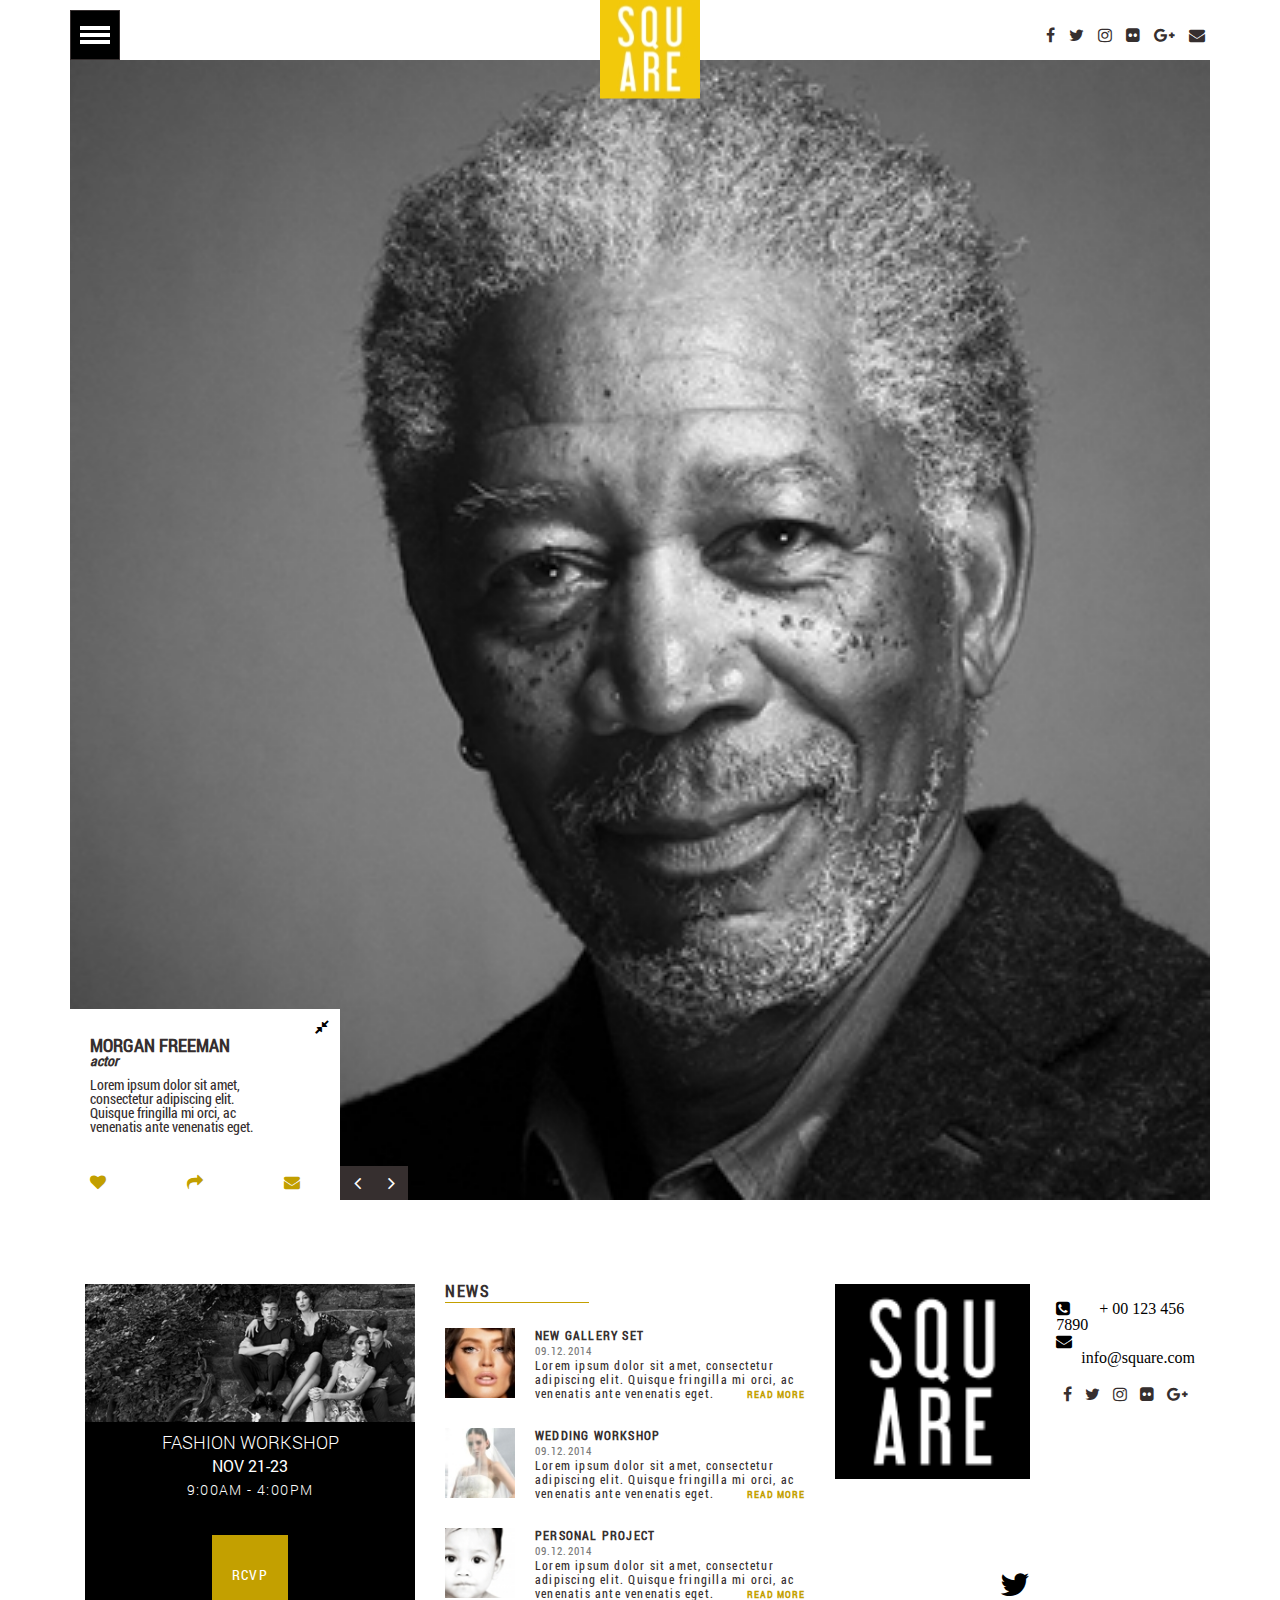
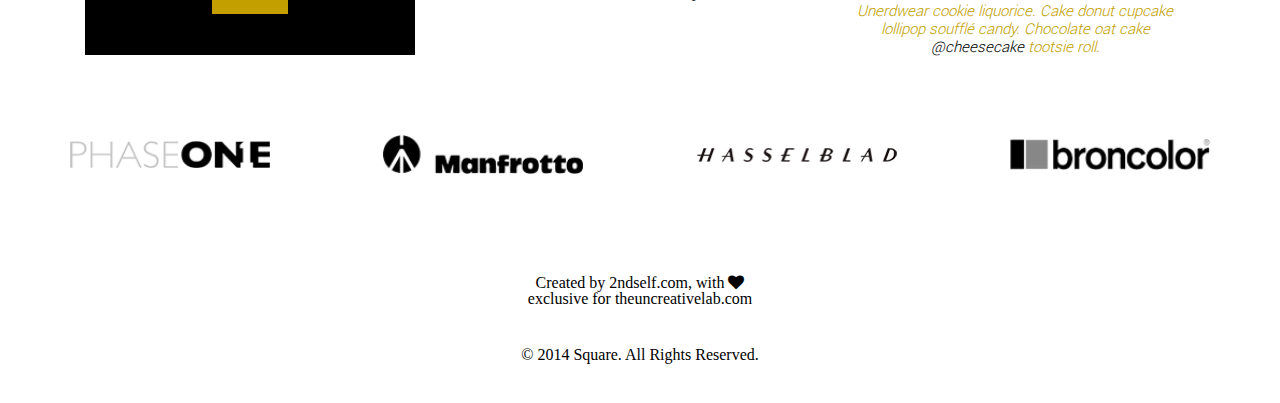
<file: index.html>
<!DOCTYPE html>
<html>
<head>
	<link rel="stylesheet" type="text/css" href="https://stackpath.bootstrapcdn.com/font-awesome/4.7.0/css/font-awesome.min.css">
	<link rel="stylesheet" href="font/roboto/Roboto-Bold.ttf">
	<link rel="stylesheet" href="font/roboto/Roboto-Light.ttf">
	<link rel="stylesheet" href="font/roboto/Roboto-Regular.ttf">
	<link rel="stylesheet" href="font/roboto/RobotoCondensed-Regular.ttf">
	<link rel="stylesheet" type="text/css" href="css/reset.css">
	<link rel="stylesheet" type="text/css" href="css/ibg.css">
	<link rel="stylesheet" type="text/css" href="css/style.css">

	<title>Square</title>
	<meta charset="utf-8">
	<meta name="viewport" content="width=device-width, initial-scale=1">
</head>
<body>
	<div class="wrapper">
<header class="header">
	<div class="container">
		<div class="header__header">
			<div class="header__menu menu">
				<div class="header__menu_mob"></div>
				<div class="menu__burger">
					<span></span>
					<span></span>
					<span></span>
				</div>
				<div class="menu__category">
					<ul class="menu__list">
						<li>
							<a href="#" class="menu__link">portfolio</a>
							<ul class="sub-menu__list">
								<li>
									<div class="sub-menu__triangle-right"></div>
									<a href="#" class="menu__link">Fashion</a>
									<ul class="sub-sub-menu__list">
										<li>
											<div class="sub-sub-menu__triangle-right"></div>
											<a href="portfolio.html" class="menu__link">portfolio</a>
										</li>
										<li>
											<div class="sub-sub-menu__triangle-right"></div>
											<a href="portfolio.html" class="menu__link">portfolio</a>
										</li>
										<li>
											<div class="sub-sub-menu__triangle-right"></div>
											<a href="portfolio.html" class="menu__link">portfolio</a>
										</li>
										<li>
											<div class="sub-sub-menu__triangle-right"></div>
											<a href="portfolio.html" class="menu__link">portfolio</a>
										</li>
										<li>
											<div class="sub-sub-menu__triangle-right"></div>
											<a href="portfolio.html" class="menu__link">portfolio</a>
										</li>
									</ul>
								</li>
								<li>
									<div class="sub-menu__triangle-right"></div>
									<a href="#" class="menu__link">Editorial</a>
									<ul class="sub-sub-menu__list">
										<li>
											<div class="sub-sub-menu__triangle-right"></div>
											<a href="portfolio.html" class="menu__link">portfolio</a>
										</li>
										<li>
											<div class="sub-sub-menu__triangle-right"></div>
											<a href="portfolio.html" class="menu__link">portfolio</a>
										</li>
										<li>
											<div class="sub-sub-menu__triangle-right"></div>
											<a href="portfolio.html" class="menu__link">portfolio</a>
										</li>
										<li>
											<div class="sub-sub-menu__triangle-right"></div>
											<a href="portfolio.html" class="menu__link">portfolio</a>
										</li>
										<li>
											<div class="sub-sub-menu__triangle-right"></div>
											<a href="portfolio.html" class="menu__link">portfolio</a>
										</li>
									</ul>
								</li>
								<li>
									<div class="sub-menu__triangle-right"></div>
									<a href="#" class="menu__link">street</a>
									<ul class="sub-sub-menu__list">
										<li>
											<div class="sub-sub-menu__triangle-right"></div>
											<a href="portfolio.html" class="menu__link">portfolio</a>
										</li>
										<li>
											<div class="sub-sub-menu__triangle-right"></div>
											<a href="portfolio.html" class="menu__link">portfolio</a>
										</li>
										<li>
											<div class="sub-sub-menu__triangle-right"></div>
											<a href="portfolio.html" class="menu__link">portfolio</a>
										</li>
										<li>
											<div class="sub-sub-menu__triangle-right"></div>
											<a href="portfolio.html" class="menu__link">portfolio</a>
										</li>
										<li>
											<div class="sub-sub-menu__triangle-right"></div>
											<a href="portfolio.html" class="menu__link">portfolio</a>
										</li>
									</ul>
								</li>
								<li>
									<div class="sub-menu__triangle-right"></div>
									<a href="#" class="menu__link">black white</a>
									<ul class="sub-sub-menu__list">
										<li>
											<div class="sub-sub-menu__triangle-right"></div>
											<a href="portfolio.html" class="menu__link">portfolio</a>
										</li>
										<li>
											<div class="sub-sub-menu__triangle-right"></div>
											<a href="portfolio.html" class="menu__link">portfolio</a>
										</li>
										<li>
											<div class="sub-sub-menu__triangle-right"></div>
											<a href="portfolio.html" class="menu__link">portfolio</a>
										</li>
										<li>
											<div class="sub-sub-menu__triangle-right"></div>
											<a href="portfolio.html" class="menu__link">portfolio</a>
										</li>
										<li>
											<div class="sub-sub-menu__triangle-right"></div>
											<a href="portfolio.html" class="menu__link">portfolio</a>
										</li>
									</ul>
								</li>
								<li>
									<div class="sub-menu__triangle-right"></div>
									<a href="#" class="menu__link">personal</a>
									<ul class="sub-sub-menu__list">
										<li>
											<div class="sub-sub-menu__triangle-right"></div>
											<a href="portfolio.html" class="menu__link">portfolio</a>
										</li>
										<li>
											<div class="sub-sub-menu__triangle-right"></div>
											<a href="portfolio.html" class="menu__link">portfolio</a>
										</li>
										<li>
											<div class="sub-sub-menu__triangle-right"></div>
											<a href="portfolio.html" class="menu__link">portfolio</a>
										</li>
										<li>
											<div class="sub-sub-menu__triangle-right"></div>
											<a href="portfolio.html" class="menu__link">portfolio</a>
										</li>
										<li>
											<div class="sub-sub-menu__triangle-right"></div>
											<a href="portfolio.html" class="menu__link">portfolio</a>
										</li>
									</ul>
								</li>
							</ul>
						</li>
						<li>
							<a href="#" class="menu__link">clients</a>
							<ul class="sub-menu__list">
								<li>
									<div class="sub-menu__triangle-right"></div>
									<a href="#" class="menu__link">Fashion</a>
									<ul class="sub-sub-menu__list">
										<li>
											<div class="sub-sub-menu__triangle-right"></div>
											<a href="" class="menu__link">Fashion</a>
										</li>
										<li>
											<div class="sub-sub-menu__triangle-right"></div>
											<a href="" class="menu__link">Editorial</a>
										</li>
										<li>
											<div class="sub-sub-menu__triangle-right"></div>
											<a href="" class="menu__link">street</a>
										</li>
										<li>
											<div class="sub-sub-menu__triangle-right"></div>
											<a href="" class="menu__link">black white</a>
										</li>
										<li>
											<div class="sub-sub-menu__triangle-right"></div>
											<a href="" class="menu__link">personal</a>
										</li>
									</ul>
								</li>
								<li>
									<div class="sub-menu__triangle-right"></div>
									<a href="#" class="menu__link">Editorial</a>
									<ul class="sub-sub-menu__list">
										<li>
											<div class="sub-sub-menu__triangle-right"></div>
											<a href="" class="menu__link">Fashion</a>
										</li>
										<li>
											<div class="sub-sub-menu__triangle-right"></div>
											<a href="" class="menu__link">Editorial</a>
										</li>
										<li>
											<div class="sub-sub-menu__triangle-right"></div>
											<a href="" class="menu__link">street</a>
										</li>
										<li>
											<div class="sub-sub-menu__triangle-right"></div>
											<a href="" class="menu__link">black white</a>
										</li>
										<li>
											<div class="sub-sub-menu__triangle-right"></div>
											<a href="" class="menu__link">personal</a>
										</li>
									</ul>
								</li>
								<li>
									<div class="sub-menu__triangle-right"></div>
									<a href="#" class="menu__link">street</a>
									<ul class="sub-sub-menu__list">
										<li>
											<div class="sub-sub-menu__triangle-right"></div>
											<a href="" class="menu__link">Fashion</a>
										</li>
										<li>
											<div class="sub-sub-menu__triangle-right"></div>
											<a href="" class="menu__link">Editorial</a>
										</li>
										<li>
											<div class="sub-sub-menu__triangle-right"></div>
											<a href="" class="menu__link">street</a>
										</li>
										<li>
											<div class="sub-sub-menu__triangle-right"></div>
											<a href="" class="menu__link">black white</a>
										</li>
										<li>
											<div class="sub-sub-menu__triangle-right"></div>
											<a href="" class="menu__link">personal</a>
										</li>
									</ul>
								</li>
								<li>
									<div class="sub-menu__triangle-right"></div>
									<a href="#" class="menu__link">black white</a>
									<ul class="sub-sub-menu__list">
										<li>
											<div class="sub-sub-menu__triangle-right"></div>
											<a href="" class="menu__link">Fashion</a>
										</li>
										<li>
											<div class="sub-sub-menu__triangle-right"></div>
											<a href="" class="menu__link">Editorial</a>
										</li>
										<li>
											<div class="sub-sub-menu__triangle-right"></div>
											<a href="" class="menu__link">street</a>
										</li>
										<li>
											<div class="sub-sub-menu__triangle-right"></div>
											<a href="" class="menu__link">black white</a>
										</li>
										<li>
											<div class="sub-sub-menu__triangle-right"></div>
											<a href="" class="menu__link">personal</a>
										</li>
									</ul>
								</li>
								<li>
									<div class="sub-menu__triangle-right"></div>
									<a href="#" class="menu__link">personal</a>
									<ul class="sub-sub-menu__list">
										<li>
											<div class="sub-sub-menu__triangle-right"></div>
											<a href="" class="menu__link">Fashion</a>
										</li>
										<li>
											<div class="sub-sub-menu__triangle-right"></div>
											<a href="" class="menu__link">Editorial</a>
										</li>
										<li>
											<div class="sub-sub-menu__triangle-right"></div>
											<a href="" class="menu__link">street</a>
										</li>
										<li>
											<div class="sub-sub-menu__triangle-right"></div>
											<a href="" class="menu__link">black white</a>
										</li>
										<li>
											<div class="sub-sub-menu__triangle-right"></div>
											<a href="" class="menu__link">personal</a>
										</li>
									</ul>
								</li>
							</ul>
						</li>
						<li>
							<a href="#" class="menu__link">news</a>
							<ul class="sub-menu__list">
								<li>
									<div class="sub-menu__triangle-right"></div>
									<a href="#" class="menu__link">Fashion</a>
									<ul class="sub-sub-menu__list">
										<li>
											<div class="sub-sub-menu__triangle-right"></div>
											<a href="news.html" class="menu__link">news</a>
										</li>
										<li>
											<div class="sub-sub-menu__triangle-right"></div>
											<a href="news.html" class="menu__link">News</a>
										</li>
										<li>
											<div class="sub-sub-menu__triangle-right"></div>
											<a href="news.html" class="menu__link">news</a>
										</li>
										<li>
											<div class="sub-sub-menu__triangle-right"></div>
											<a href="news.html" class="menu__link">news</a>
										</li>
										<li>
											<div class="sub-sub-menu__triangle-right"></div>
											<a href="news.html" class="menu__link">news</a>
										</li>
									</ul>
								</li>
								<li>
									<div class="sub-menu__triangle-right"></div>
									<a href="#" class="menu__link">Editorial</a>
									<ul class="sub-sub-menu__list">
										<li>
											<div class="sub-sub-menu__triangle-right"></div>
											<a href="news.html" class="menu__link">news</a>
										</li>
										<li>
											<div class="sub-sub-menu__triangle-right"></div>
											<a href="news.html" class="menu__link">News</a>
										</li>
										<li>
											<div class="sub-sub-menu__triangle-right"></div>
											<a href="news.html" class="menu__link">news</a>
										</li>
										<li>
											<div class="sub-sub-menu__triangle-right"></div>
											<a href="news.html" class="menu__link">news</a>
										</li>
										<li>
											<div class="sub-sub-menu__triangle-right"></div>
											<a href="news.html" class="menu__link">news</a>
										</li>
									</ul>
								</li>
								<li>
									<div class="sub-menu__triangle-right"></div>
									<a href="#" class="menu__link">street</a>
									<ul class="sub-sub-menu__list">
										<li>
											<div class="sub-sub-menu__triangle-right"></div>
											<a href="news.html" class="menu__link">news</a>
										</li>
										<li>
											<div class="sub-sub-menu__triangle-right"></div>
											<a href="news.html" class="menu__link">News</a>
										</li>
										<li>
											<div class="sub-sub-menu__triangle-right"></div>
											<a href="news.html" class="menu__link">news</a>
										</li>
										<li>
											<div class="sub-sub-menu__triangle-right"></div>
											<a href="news.html" class="menu__link">news</a>
										</li>
										<li>
											<div class="sub-sub-menu__triangle-right"></div>
											<a href="news.html" class="menu__link">news</a>
										</li>
									</ul>
								</li>
								<li>
									<div class="sub-menu__triangle-right"></div>
									<a href="#" class="menu__link">black white</a>
									<ul class="sub-sub-menu__list">
										<li>
											<div class="sub-sub-menu__triangle-right"></div>
											<a href="news.html" class="menu__link">news</a>
										</li>
										<li>
											<div class="sub-sub-menu__triangle-right"></div>
											<a href="news.html" class="menu__link">News</a>
										</li>
										<li>
											<div class="sub-sub-menu__triangle-right"></div>
											<a href="news.html" class="menu__link">news</a>
										</li>
										<li>
											<div class="sub-sub-menu__triangle-right"></div>
											<a href="news.html" class="menu__link">news</a>
										</li>
										<li>
											<div class="sub-sub-menu__triangle-right"></div>
											<a href="news.html" class="menu__link">news</a>
										</li>
									</ul>
								</li>
								<li>
									<div class="sub-menu__triangle-right"></div>
									<a href="#" class="menu__link">personal</a>
									<ul class="sub-sub-menu__list">
										<li>
											<div class="sub-sub-menu__triangle-right"></div>
											<a href="news.html" class="menu__link">news</a>
										</li>
										<li>
											<div class="sub-sub-menu__triangle-right"></div>
											<a href="news.html" class="menu__link">News</a>
										</li>
										<li>
											<div class="sub-sub-menu__triangle-right"></div>
											<a href="news.html" class="menu__link">news</a>
										</li>
										<li>
											<div class="sub-sub-menu__triangle-right"></div>
											<a href="news.html" class="menu__link">news</a>
										</li>
										<li>
											<div class="sub-sub-menu__triangle-right"></div>
											<a href="news.html" class="menu__link">news</a>
										</li>
									</ul>
								</li>
							</ul>
						</li>
						<li>
							<a href="#" class="menu__link">abot me</a>
							<ul class="sub-menu__list">
								<li>
									<div class="sub-menu__triangle-right"></div>
									<a href="#" class="menu__link">Fashion</a>
									<ul class="sub-sub-menu__list">
										<li>
											<div class="sub-sub-menu__triangle-right"></div>
											<a href="about me.html" class="menu__link">about me</a>
										</li>
										<li>
											<div class="sub-sub-menu__triangle-right"></div>
											<a href="about me.html" class="menu__link">about me</a>
										</li>
										<li>
											<div class="sub-sub-menu__triangle-right"></div>
											<a href="about me.html" class="menu__link">about me</a>
										</li>
										<li>
											<div class="sub-sub-menu__triangle-right"></div>
											<a href="about me.html" class="menu__link">about me</a>
										</li>
										<li>
											<div class="sub-sub-menu__triangle-right"></div>
											<a href="about me.html" class="menu__link">about me</a>
										</li>
									</ul>
								</li>
								<li>
									<div class="sub-menu__triangle-right"></div>
									<a href="#" class="menu__link">Editorial</a>
									<ul class="sub-sub-menu__list">
										<li>
											<div class="sub-sub-menu__triangle-right"></div>
											<a href="about me.html" class="menu__link">about me</a>
										</li>
										<li>
											<div class="sub-sub-menu__triangle-right"></div>
											<a href="about me.html" class="menu__link">about me</a>
										</li>
										<li>
											<div class="sub-sub-menu__triangle-right"></div>
											<a href="about me.html" class="menu__link">about me</a>
										</li>
										<li>
											<div class="sub-sub-menu__triangle-right"></div>
											<a href="about me.html" class="menu__link">about me</a>
										</li>
										<li>
											<div class="sub-sub-menu__triangle-right"></div>
											<a href="about me.html" class="menu__link">about me</a>
										</li>
									</ul>
								</li>
								<li>
									<div class="sub-menu__triangle-right"></div>
									<a href="#" class="menu__link">street</a>
									<ul class="sub-sub-menu__list">
										<li>
											<div class="sub-sub-menu__triangle-right"></div>
											<a href="about me.html" class="menu__link">about me</a>
										</li>
										<li>
											<div class="sub-sub-menu__triangle-right"></div>
											<a href="about me.html" class="menu__link">about me</a>
										</li>
										<li>
											<div class="sub-sub-menu__triangle-right"></div>
											<a href="about me.html" class="menu__link">about me</a>
										</li>
										<li>
											<div class="sub-sub-menu__triangle-right"></div>
											<a href="about me.html" class="menu__link">about me</a>
										</li>
										<li>
											<div class="sub-sub-menu__triangle-right"></div>
											<a href="about me.html" class="menu__link">about me</a>
										</li>
									</ul>
								</li>
								<li>
									<div class="sub-menu__triangle-right"></div>
									<a href="#" class="menu__link">black white</a>
									<ul class="sub-sub-menu__list">
										<li>
											<div class="sub-sub-menu__triangle-right"></div>
											<a href="about me.html" class="menu__link">about me</a>
										</li>
										<li>
											<div class="sub-sub-menu__triangle-right"></div>
											<a href="about me.html" class="menu__link">about me</a>
										</li>
										<li>
											<div class="sub-sub-menu__triangle-right"></div>
											<a href="about me.html" class="menu__link">about me</a>
										</li>
										<li>
											<div class="sub-sub-menu__triangle-right"></div>
											<a href="about me.html" class="menu__link">about me</a>
										</li>
										<li>
											<div class="sub-sub-menu__triangle-right"></div>
											<a href="about me.html" class="menu__link">about me</a>
										</li>
									</ul>
								</li>
								<li>
									<div class="sub-menu__triangle-right"></div>
									<a href="#" class="menu__link">personal</a>
									<ul class="sub-sub-menu__list">
										<li>
											<div class="sub-sub-menu__triangle-right"></div>
											<a href="about me.html" class="menu__link">about me</a>
										</li>
										<li>
											<div class="sub-sub-menu__triangle-right"></div>
											<a href="about me.html" class="menu__link">about me</a>
										</li>
										<li>
											<div class="sub-sub-menu__triangle-right"></div>
											<a href="about me.html" class="menu__link">about me</a>
										</li>
										<li>
											<div class="sub-sub-menu__triangle-right"></div>
											<a href="about me.html" class="menu__link">about me</a>
										</li>
										<li>
											<div class="sub-sub-menu__triangle-right"></div>
											<a href="about me.html" class="menu__link">about me</a>
										</li>
									</ul>
								</li>
							</ul>
						</li>
						<li>
							<a href="#" class="menu__link">contact</a>
							<ul class="sub-menu__list">
								<li>
									<div class="sub-menu__triangle-right"></div>
									<a href="#" class="menu__link">Fashion</a>
									<ul class="sub-sub-menu__list">
										<li>
											<div class="sub-sub-menu__triangle-right"></div>
											<a href="contact.html" class="menu__link">contact</a>
										</li>
										<li>
											<div class="sub-sub-menu__triangle-right"></div>
											<a href="contact.html" class="menu__link">contact</a>
										</li>
										<li>
											<div class="sub-sub-menu__triangle-right"></div>
											<a href="contact.html" class="menu__link">contact</a>
										</li>
										<li>
											<div class="sub-sub-menu__triangle-right"></div>
											<a href="contact.html" class="menu__link">contact</a>
										</li>
										<li>
											<div class="sub-sub-menu__triangle-right"></div>
											<a href="contact.html" class="menu__link">contact</a>
										</li>
									</ul>
								</li>
								<li>
									<div class="sub-menu__triangle-right"></div>
									<a href="#" class="menu__link">Editorial</a>
									<ul class="sub-sub-menu__list">
										<li>
											<div class="sub-sub-menu__triangle-right"></div>
											<a href="contact.html" class="menu__link">contact</a>
										</li>
										<li>
											<div class="sub-sub-menu__triangle-right"></div>
											<a href="contact.html" class="menu__link">contact</a>
										</li>
										<li>
											<div class="sub-sub-menu__triangle-right"></div>
											<a href="contact.html" class="menu__link">contact</a>
										</li>
										<li>
											<div class="sub-sub-menu__triangle-right"></div>
											<a href="contact.html" class="menu__link">contact</a>
										</li>
										<li>
											<div class="sub-sub-menu__triangle-right"></div>
											<a href="contact.html" class="menu__link">contact</a>
										</li>
									</ul>
								</li>
								<li>
									<div class="sub-menu__triangle-right"></div>
									<a href="#" class="menu__link">street</a>
									<ul class="sub-sub-menu__list">
										<li>
											<div class="sub-sub-menu__triangle-right"></div>
											<a href="contact.html" class="menu__link">contact</a>
										</li>
										<li>
											<div class="sub-sub-menu__triangle-right"></div>
											<a href="contact.html" class="menu__link">contact</a>
										</li>
										<li>
											<div class="sub-sub-menu__triangle-right"></div>
											<a href="contact.html" class="menu__link">contact</a>
										</li>
										<li>
											<div class="sub-sub-menu__triangle-right"></div>
											<a href="contact.html" class="menu__link">contact</a>
										</li>
										<li>
											<div class="sub-sub-menu__triangle-right"></div>
											<a href="contact.html" class="menu__link">contact</a>
										</li>
									</ul>
								</li>
								<li>
									<div class="sub-menu__triangle-right"></div>
									<a href="#" class="menu__link">black white</a>
									<ul class="sub-sub-menu__list">
										<li>
											<div class="sub-sub-menu__triangle-right"></div>
											<a href="contact.html" class="menu__link">contact</a>
										</li>
										<li>
											<div class="sub-sub-menu__triangle-right"></div>
											<a href="contact.html" class="menu__link">contact</a>
										</li>
										<li>
											<div class="sub-sub-menu__triangle-right"></div>
											<a href="contact.html" class="menu__link">contact</a>
										</li>
										<li>
											<div class="sub-sub-menu__triangle-right"></div>
											<a href="contact.html" class="menu__link">contact</a>
										</li>
										<li>
											<div class="sub-sub-menu__triangle-right"></div>
											<a href="contact.html" class="menu__link">contact</a>
										</li>
									</ul>
								</li>
								<li>
									<div class="sub-menu__triangle-right"></div>
									<a href="#" class="menu__link">personal</a>
									<ul class="sub-sub-menu__list">
										<li>
											<div class="sub-sub-menu__triangle-right"></div>
											<a href="contact.html" class="menu__link">contact</a>
										</li>
										<li>
											<div class="sub-sub-menu__triangle-right"></div>
											<a href="contact.html" class="menu__link">contact</a>
										</li>
										<li>
											<div class="sub-sub-menu__triangle-right"></div>
											<a href="contact.html" class="menu__link">contact</a>
										</li>
										<li>
											<div class="sub-sub-menu__triangle-right"></div>
											<a href="contact.html" class="menu__link">contact</a>
										</li>
										<li>
											<div class="sub-sub-menu__triangle-right"></div>
											<a href="contact.html" class="menu__link">contact</a>
										</li>
									</ul>
								</li>
							</ul>
						</li>
					</ul>
				</div>
			</div>
			<div class="header__logo">
				<a href="index.html">
					<img src="img/square_logo.jpg" alt="logo">
				</a>
			</div>
			<div class="header__social">
				<a href="#" class="header__social_link">
					<i class="fa fa-facebook" aria-hidden="true"></i>
				</a>
				<a href="#" class="header__social_link">
					<i class="fa fa-twitter" aria-hidden="true"></i>
				</a>
				<a href="#" class="header__social_link">
					<i class="fa fa-instagram" aria-hidden="true"></i>
				</a>
				<a href="#" class="header__social_link">
					<i class="fa fa-flickr" aria-hidden="true"></i>
				</a>
				<a href="#" class="header__social_link">
					<i class="fa fa-google-plus" aria-hidden="true"></i>
				</a>
				<a href="#" class="header__social_link">
					<i class="fa fa-envelope" aria-hidden="true"></i>
				</a>
			</div>
		</div>
	</div>
</header>		<div class="slider">
			<div class="container">
				<div class="slider__slider">
					<div class="slider__slide slide ibg">
						<img src="img/photo7.jpg" alt="">
						<div class="slide__info">
							<div class="slide__compress">
								<i class="fa fa-compress" aria-hidden="true"></i></div>
							<h2 class="slide__name">morgan freeman</h2>
							<h2 class="slide__profession">actor</h2>
							<p class="slide__info-about">Lorem ipsum dolor sit amet, consectetur adipiscing elit. Quisque fringilla mi orci, ac venenatis ante venenatis eget.</p>
							<div class="slide__icon">
								<i class="fa fa-heart" aria-hidden="true"></i>
								<i class="fa fa-share" aria-hidden="true"></i>
								<i class="fa fa-envelope" aria-hidden="true"></i>
							</div>
						</div>
					</div>
					<div class="slider__slide slide ibg">
						<img src="img/photo7.jpg" alt="">
						<div class="slide__info">
							<div class="slide__compress">
								<i class="fa fa-compress" aria-hidden="true"></i>
							</div>
							<h2 class="slide__name">morgan freeman</h2>
							<h2 class="slide__profession">actor</h2>
							<p class="slide__info-about">Lorem ipsum dolor sit amet, consectetur adipiscing elit. Quisque fringilla mi orci, ac venenatis ante venenatis eget.</p>
							<div class="slide__icon">
								<i class="fa fa-heart" aria-hidden="true"></i>
								<i class="fa fa-share" aria-hidden="true"></i>
								<i class="fa fa-envelope" aria-hidden="true"></i>
							</div>
						</div>
					</div>
					<div class="slider__slide slide ibg">
						<img src="img/photo7.jpg" alt="">
						<div class="slide__info">
							<div class="slide__compress">
								<i class="fa fa-compress" aria-hidden="true"></i>
							</div>
							<h2 class="slide__name">morgan freeman</h2>
							<h2 class="slide__profession">actor</h2>
							<p class="slide__info-about">Lorem ipsum dolor sit amet, consectetur adipiscing elit. Quisque fringilla mi orci, ac venenatis ante venenatis eget.</p>
							<div class="slide__icon">
								<i class="fa fa-heart" aria-hidden="true"></i>
								<i class="fa fa-share" aria-hidden="true"></i>
								<i class="fa fa-envelope" aria-hidden="true"></i>
							</div>
						</div>
					</div>
				</div>
					<div class="slider__arrows"></div>
			</div>
		</div>
		<div class="bottom">
			<div class="container">
				<div class="bottom__bottom">
					<div class="bottom__column workshop">
						<img src="img/workshop.jpg" alt="">
						<h2 class="workshop__title">fashion workshop</h2>
						<h3 class="workshop__date">nov 21-23</h3>
						<p class="workshop__time">9:00am - 4:00pm</p>
						<span class="workshop__rcvp">rcvp</span>
					</div>
					<div class="bottom__column news">
						<h2 class="news__title">news</h2>
						<div class="news__row">
							<img src="img/thumb1.jpg" alt="">
							<div class="news__info">
								<h2 class="news__small-title">new gallery set</h2>
								<span class="news__date">09.12.2014</span>
								<p class="news__text">Lorem ipsum dolor sit amet, consectetur adipiscing elit. Quisque fringilla mi orci, ac venenatis ante venenatis eget.</p>
								<a href="post.html" class="news__link">read more</a>
							</div>
						</div>
						<div class="news__row">
							<img src="img/thumb2.jpg" alt="">
							<div class="news__info">
								<h2 class="news__small-title">wedding workshop</h2>
								<span class="news__date">09.12.2014</span>
								<p class="news__text">Lorem ipsum dolor sit amet, consectetur adipiscing elit. Quisque fringilla mi orci, ac venenatis ante venenatis eget.</p>
								<a href="post.html" class="news__link">read more</a>
							</div>
						</div>
						<div class="news__row">
							<img src="img/thumb3.jpg" alt="">
							<div class="news__info">
								<h2 class="news__small-title">Personal Project</h2>
								<span class="news__date">09.12.2014</span>
								<p class="news__text">Lorem ipsum dolor sit amet, consectetur adipiscing elit. Quisque fringilla mi orci, ac venenatis ante venenatis eget.</p>
								<a href="post.html" class="news__link">read more</a>
							</div>
						</div>
					</div>
					<div class="bottom__column contact">
						<div class="contact__top">
							<img src="img/logo.jpg" alt="">
							<div class="contact__contact">
								<i class="fa fa-phone-square" aria-hidden="true"></i>
								<span>+ 00 123 456 7890</span><br>
								<i class="fa fa-envelope" aria-hidden="true"></i>
								<span>info@square.com</span>
								<div class="contact__icon">
									<a href="#" class="contact__social_link">
										<i class="fa fa-facebook" aria-hidden="true"></i>
									</a>
									<a href="#" class="contact__social_link">
										<i class="fa fa-twitter" aria-hidden="true"></i>
									</a>
									<a href="#" class="contact__social_link">
										<i class="fa fa-instagram" aria-hidden="true"></i>
									</a>
									<a href="#" class="contact__social_link">
										<i class="fa fa-flickr" aria-hidden="true"></i>
									</a>
									<a href="#" class="contact__social_link">
										<i class="fa fa-google-plus" aria-hidden="true"></i>
									</a>
								</div>
							</div>
						</div>
						<div class="contact__bottom">
							<i class="fa fa-twitter fa-2x" aria-hidden="true"></i>
							<p>Unerdwear cookie liquorice. Cake donut cupcake lollipop soufflé candy. Chocolate oat cake <span>@cheesecake</span> tootsie roll.</p>
						</div>
					</div>
				</div>
			</div>
		</div>
<div class="logo">
			<div class="container">
				<div class="logo__logo">
					<img src="img/phaseone_logo1.png" alt="">
					<img src="img/manfrotto_logo.png" alt="">
					<img src="img/hasselblad.png" alt="">
					<img src="img/broncolor_logo.png" alt="">
				</div>
			</div>
		</div><footer class="footer">
	<div class="container">
		<div class="footer__footer">
			<p class="footer__text">Created by 2ndself.com, with <i class="fa fa-heart" aria-hidden="true"></i><br>
			exclusive for theuncreativelab.com</p>
			<span class="footer__text">© 2014 Square. All Rights Reserved.</span>
		</div>
	</div>
</footer>	</div>
	<script src="https://ajax.googleapis.com/ajax/libs/jquery/3.5.1/jquery.min.js"></script>

	<script type="text/javascript" src="js/slick.min.js"></script>

	<script type="text/javascript" src="js/main.js"></script>
</body>

</html>
</file>
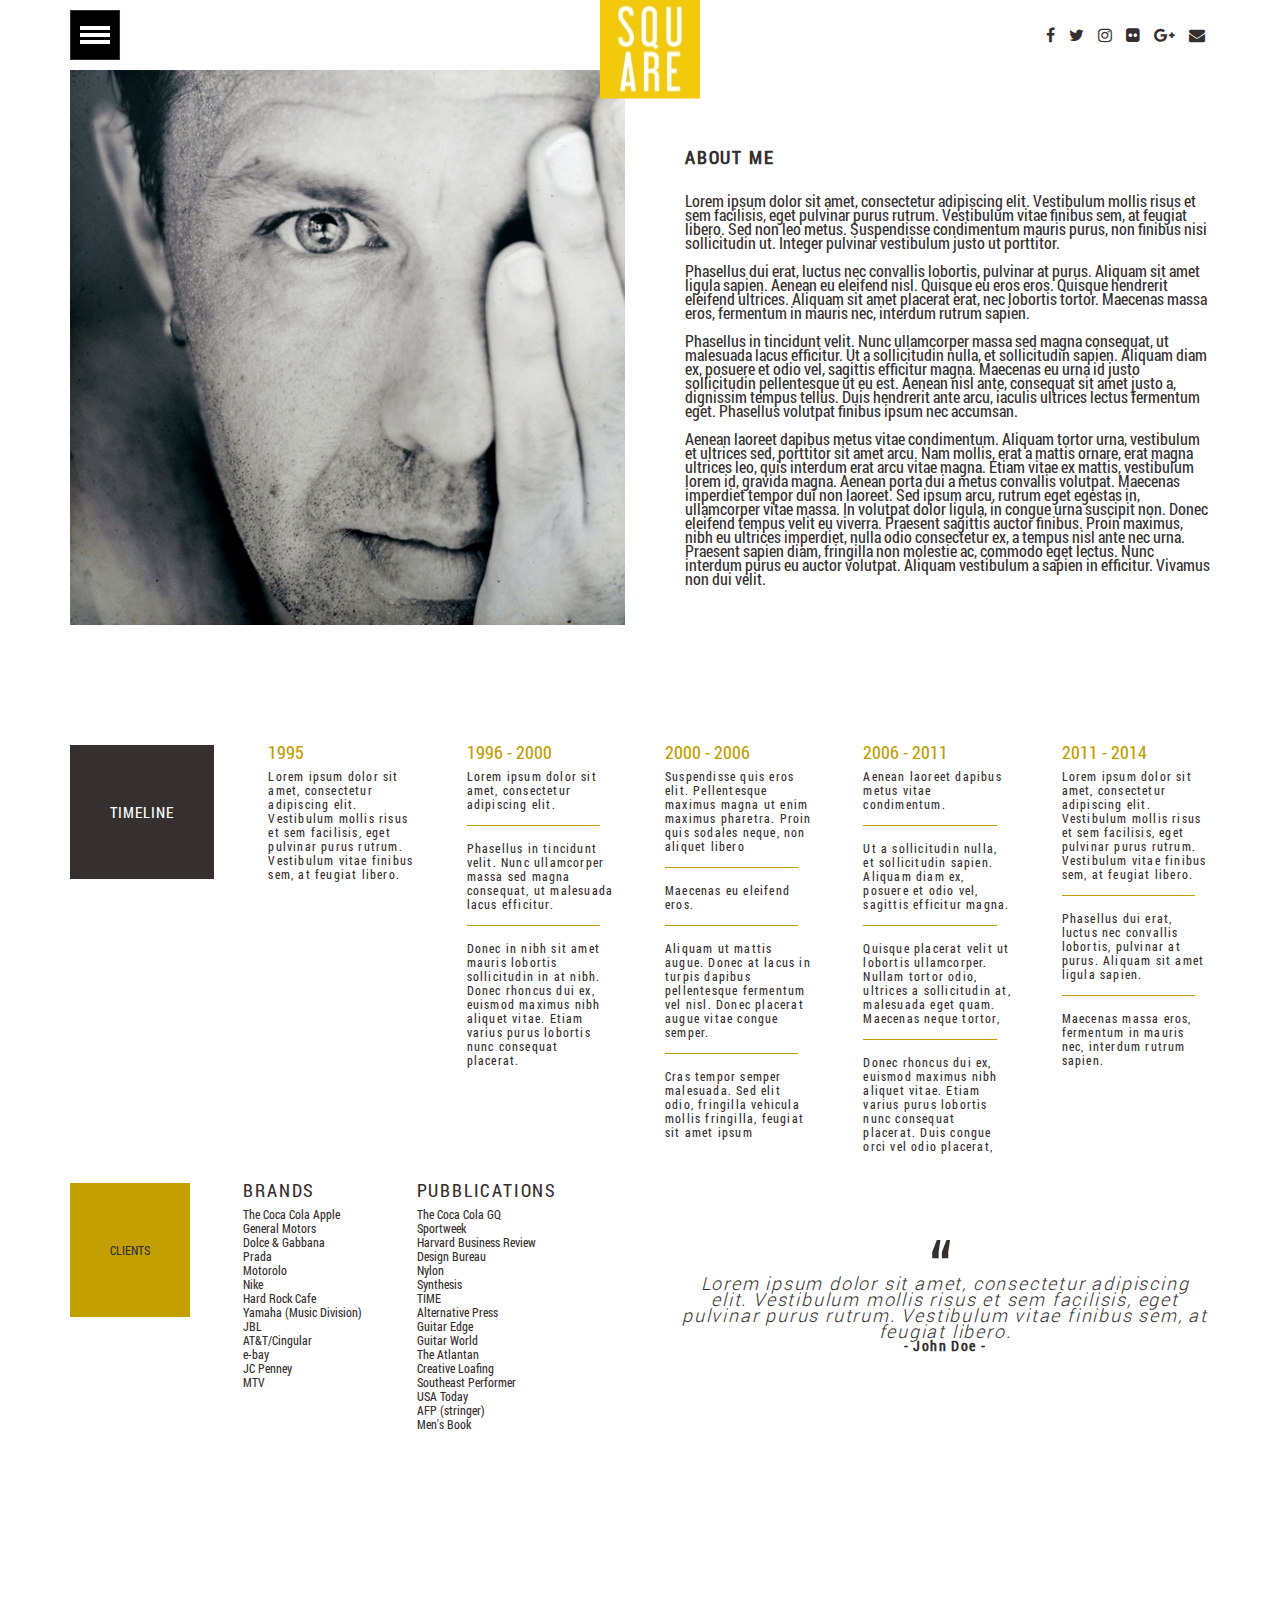
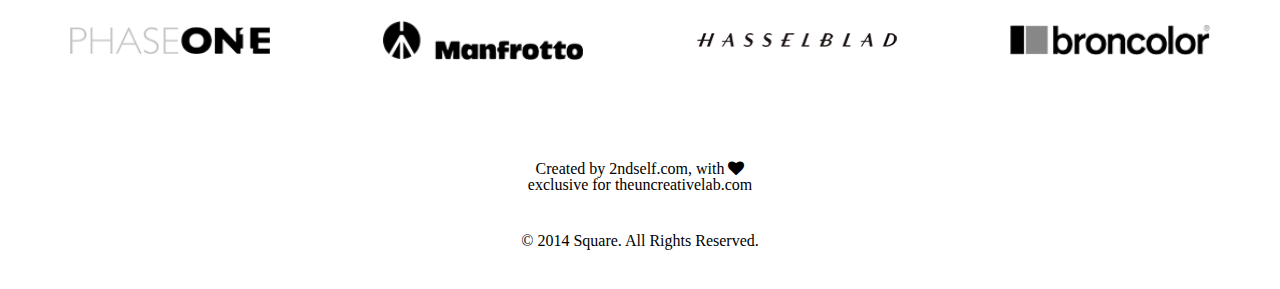
<file: about me.html>
<!DOCTYPE html>
<html>
<head>
	<link rel="stylesheet" type="text/css" href="https://stackpath.bootstrapcdn.com/font-awesome/4.7.0/css/font-awesome.min.css">
	<link rel="stylesheet" href="font/roboto/Roboto-Bold.ttf">
	<link rel="stylesheet" href="font/roboto/Roboto-Light.ttf">
	<link rel="stylesheet" href="font/roboto/Roboto-Regular.ttf">
	<link rel="stylesheet" href="font/roboto/RobotoCondensed-Regular.ttf">
	<link rel="stylesheet" type="text/css" href="css/reset.css">
	<link rel="stylesheet" type="text/css" href="css/ibg.css">
	<link rel="stylesheet" type="text/css" href="css/style.css">
	<title>about me</title>
	<meta charset="utf-8">
	<meta name="viewport" content="width=device-width, initial-scale=1">
</head>
<body>
	<div class="wrapper">
<header class="header">
	<div class="container">
		<div class="header__header">
			<div class="header__menu menu">
				<div class="header__menu_mob"></div>
				<div class="menu__burger">
					<span></span>
					<span></span>
					<span></span>
				</div>
				<div class="menu__category">
					<ul class="menu__list">
						<li>
							<a href="#" class="menu__link">portfolio</a>
							<ul class="sub-menu__list">
								<li>
									<div class="sub-menu__triangle-right"></div>
									<a href="#" class="menu__link">Fashion</a>
									<ul class="sub-sub-menu__list">
										<li>
											<div class="sub-sub-menu__triangle-right"></div>
											<a href="portfolio.html" class="menu__link">portfolio</a>
										</li>
										<li>
											<div class="sub-sub-menu__triangle-right"></div>
											<a href="portfolio.html" class="menu__link">portfolio</a>
										</li>
										<li>
											<div class="sub-sub-menu__triangle-right"></div>
											<a href="portfolio.html" class="menu__link">portfolio</a>
										</li>
										<li>
											<div class="sub-sub-menu__triangle-right"></div>
											<a href="portfolio.html" class="menu__link">portfolio</a>
										</li>
										<li>
											<div class="sub-sub-menu__triangle-right"></div>
											<a href="portfolio.html" class="menu__link">portfolio</a>
										</li>
									</ul>
								</li>
								<li>
									<div class="sub-menu__triangle-right"></div>
									<a href="#" class="menu__link">Editorial</a>
									<ul class="sub-sub-menu__list">
										<li>
											<div class="sub-sub-menu__triangle-right"></div>
											<a href="portfolio.html" class="menu__link">portfolio</a>
										</li>
										<li>
											<div class="sub-sub-menu__triangle-right"></div>
											<a href="portfolio.html" class="menu__link">portfolio</a>
										</li>
										<li>
											<div class="sub-sub-menu__triangle-right"></div>
											<a href="portfolio.html" class="menu__link">portfolio</a>
										</li>
										<li>
											<div class="sub-sub-menu__triangle-right"></div>
											<a href="portfolio.html" class="menu__link">portfolio</a>
										</li>
										<li>
											<div class="sub-sub-menu__triangle-right"></div>
											<a href="portfolio.html" class="menu__link">portfolio</a>
										</li>
									</ul>
								</li>
								<li>
									<div class="sub-menu__triangle-right"></div>
									<a href="#" class="menu__link">street</a>
									<ul class="sub-sub-menu__list">
										<li>
											<div class="sub-sub-menu__triangle-right"></div>
											<a href="portfolio.html" class="menu__link">portfolio</a>
										</li>
										<li>
											<div class="sub-sub-menu__triangle-right"></div>
											<a href="portfolio.html" class="menu__link">portfolio</a>
										</li>
										<li>
											<div class="sub-sub-menu__triangle-right"></div>
											<a href="portfolio.html" class="menu__link">portfolio</a>
										</li>
										<li>
											<div class="sub-sub-menu__triangle-right"></div>
											<a href="portfolio.html" class="menu__link">portfolio</a>
										</li>
										<li>
											<div class="sub-sub-menu__triangle-right"></div>
											<a href="portfolio.html" class="menu__link">portfolio</a>
										</li>
									</ul>
								</li>
								<li>
									<div class="sub-menu__triangle-right"></div>
									<a href="#" class="menu__link">black white</a>
									<ul class="sub-sub-menu__list">
										<li>
											<div class="sub-sub-menu__triangle-right"></div>
											<a href="portfolio.html" class="menu__link">portfolio</a>
										</li>
										<li>
											<div class="sub-sub-menu__triangle-right"></div>
											<a href="portfolio.html" class="menu__link">portfolio</a>
										</li>
										<li>
											<div class="sub-sub-menu__triangle-right"></div>
											<a href="portfolio.html" class="menu__link">portfolio</a>
										</li>
										<li>
											<div class="sub-sub-menu__triangle-right"></div>
											<a href="portfolio.html" class="menu__link">portfolio</a>
										</li>
										<li>
											<div class="sub-sub-menu__triangle-right"></div>
											<a href="portfolio.html" class="menu__link">portfolio</a>
										</li>
									</ul>
								</li>
								<li>
									<div class="sub-menu__triangle-right"></div>
									<a href="#" class="menu__link">personal</a>
									<ul class="sub-sub-menu__list">
										<li>
											<div class="sub-sub-menu__triangle-right"></div>
											<a href="portfolio.html" class="menu__link">portfolio</a>
										</li>
										<li>
											<div class="sub-sub-menu__triangle-right"></div>
											<a href="portfolio.html" class="menu__link">portfolio</a>
										</li>
										<li>
											<div class="sub-sub-menu__triangle-right"></div>
											<a href="portfolio.html" class="menu__link">portfolio</a>
										</li>
										<li>
											<div class="sub-sub-menu__triangle-right"></div>
											<a href="portfolio.html" class="menu__link">portfolio</a>
										</li>
										<li>
											<div class="sub-sub-menu__triangle-right"></div>
											<a href="portfolio.html" class="menu__link">portfolio</a>
										</li>
									</ul>
								</li>
							</ul>
						</li>
						<li>
							<a href="#" class="menu__link">clients</a>
							<ul class="sub-menu__list">
								<li>
									<div class="sub-menu__triangle-right"></div>
									<a href="#" class="menu__link">Fashion</a>
									<ul class="sub-sub-menu__list">
										<li>
											<div class="sub-sub-menu__triangle-right"></div>
											<a href="" class="menu__link">Fashion</a>
										</li>
										<li>
											<div class="sub-sub-menu__triangle-right"></div>
											<a href="" class="menu__link">Editorial</a>
										</li>
										<li>
											<div class="sub-sub-menu__triangle-right"></div>
											<a href="" class="menu__link">street</a>
										</li>
										<li>
											<div class="sub-sub-menu__triangle-right"></div>
											<a href="" class="menu__link">black white</a>
										</li>
										<li>
											<div class="sub-sub-menu__triangle-right"></div>
											<a href="" class="menu__link">personal</a>
										</li>
									</ul>
								</li>
								<li>
									<div class="sub-menu__triangle-right"></div>
									<a href="#" class="menu__link">Editorial</a>
									<ul class="sub-sub-menu__list">
										<li>
											<div class="sub-sub-menu__triangle-right"></div>
											<a href="" class="menu__link">Fashion</a>
										</li>
										<li>
											<div class="sub-sub-menu__triangle-right"></div>
											<a href="" class="menu__link">Editorial</a>
										</li>
										<li>
											<div class="sub-sub-menu__triangle-right"></div>
											<a href="" class="menu__link">street</a>
										</li>
										<li>
											<div class="sub-sub-menu__triangle-right"></div>
											<a href="" class="menu__link">black white</a>
										</li>
										<li>
											<div class="sub-sub-menu__triangle-right"></div>
											<a href="" class="menu__link">personal</a>
										</li>
									</ul>
								</li>
								<li>
									<div class="sub-menu__triangle-right"></div>
									<a href="#" class="menu__link">street</a>
									<ul class="sub-sub-menu__list">
										<li>
											<div class="sub-sub-menu__triangle-right"></div>
											<a href="" class="menu__link">Fashion</a>
										</li>
										<li>
											<div class="sub-sub-menu__triangle-right"></div>
											<a href="" class="menu__link">Editorial</a>
										</li>
										<li>
											<div class="sub-sub-menu__triangle-right"></div>
											<a href="" class="menu__link">street</a>
										</li>
										<li>
											<div class="sub-sub-menu__triangle-right"></div>
											<a href="" class="menu__link">black white</a>
										</li>
										<li>
											<div class="sub-sub-menu__triangle-right"></div>
											<a href="" class="menu__link">personal</a>
										</li>
									</ul>
								</li>
								<li>
									<div class="sub-menu__triangle-right"></div>
									<a href="#" class="menu__link">black white</a>
									<ul class="sub-sub-menu__list">
										<li>
											<div class="sub-sub-menu__triangle-right"></div>
											<a href="" class="menu__link">Fashion</a>
										</li>
										<li>
											<div class="sub-sub-menu__triangle-right"></div>
											<a href="" class="menu__link">Editorial</a>
										</li>
										<li>
											<div class="sub-sub-menu__triangle-right"></div>
											<a href="" class="menu__link">street</a>
										</li>
										<li>
											<div class="sub-sub-menu__triangle-right"></div>
											<a href="" class="menu__link">black white</a>
										</li>
										<li>
											<div class="sub-sub-menu__triangle-right"></div>
											<a href="" class="menu__link">personal</a>
										</li>
									</ul>
								</li>
								<li>
									<div class="sub-menu__triangle-right"></div>
									<a href="#" class="menu__link">personal</a>
									<ul class="sub-sub-menu__list">
										<li>
											<div class="sub-sub-menu__triangle-right"></div>
											<a href="" class="menu__link">Fashion</a>
										</li>
										<li>
											<div class="sub-sub-menu__triangle-right"></div>
											<a href="" class="menu__link">Editorial</a>
										</li>
										<li>
											<div class="sub-sub-menu__triangle-right"></div>
											<a href="" class="menu__link">street</a>
										</li>
										<li>
											<div class="sub-sub-menu__triangle-right"></div>
											<a href="" class="menu__link">black white</a>
										</li>
										<li>
											<div class="sub-sub-menu__triangle-right"></div>
											<a href="" class="menu__link">personal</a>
										</li>
									</ul>
								</li>
							</ul>
						</li>
						<li>
							<a href="#" class="menu__link">news</a>
							<ul class="sub-menu__list">
								<li>
									<div class="sub-menu__triangle-right"></div>
									<a href="#" class="menu__link">Fashion</a>
									<ul class="sub-sub-menu__list">
										<li>
											<div class="sub-sub-menu__triangle-right"></div>
											<a href="news.html" class="menu__link">news</a>
										</li>
										<li>
											<div class="sub-sub-menu__triangle-right"></div>
											<a href="news.html" class="menu__link">News</a>
										</li>
										<li>
											<div class="sub-sub-menu__triangle-right"></div>
											<a href="news.html" class="menu__link">news</a>
										</li>
										<li>
											<div class="sub-sub-menu__triangle-right"></div>
											<a href="news.html" class="menu__link">news</a>
										</li>
										<li>
											<div class="sub-sub-menu__triangle-right"></div>
											<a href="news.html" class="menu__link">news</a>
										</li>
									</ul>
								</li>
								<li>
									<div class="sub-menu__triangle-right"></div>
									<a href="#" class="menu__link">Editorial</a>
									<ul class="sub-sub-menu__list">
										<li>
											<div class="sub-sub-menu__triangle-right"></div>
											<a href="news.html" class="menu__link">news</a>
										</li>
										<li>
											<div class="sub-sub-menu__triangle-right"></div>
											<a href="news.html" class="menu__link">News</a>
										</li>
										<li>
											<div class="sub-sub-menu__triangle-right"></div>
											<a href="news.html" class="menu__link">news</a>
										</li>
										<li>
											<div class="sub-sub-menu__triangle-right"></div>
											<a href="news.html" class="menu__link">news</a>
										</li>
										<li>
											<div class="sub-sub-menu__triangle-right"></div>
											<a href="news.html" class="menu__link">news</a>
										</li>
									</ul>
								</li>
								<li>
									<div class="sub-menu__triangle-right"></div>
									<a href="#" class="menu__link">street</a>
									<ul class="sub-sub-menu__list">
										<li>
											<div class="sub-sub-menu__triangle-right"></div>
											<a href="news.html" class="menu__link">news</a>
										</li>
										<li>
											<div class="sub-sub-menu__triangle-right"></div>
											<a href="news.html" class="menu__link">News</a>
										</li>
										<li>
											<div class="sub-sub-menu__triangle-right"></div>
											<a href="news.html" class="menu__link">news</a>
										</li>
										<li>
											<div class="sub-sub-menu__triangle-right"></div>
											<a href="news.html" class="menu__link">news</a>
										</li>
										<li>
											<div class="sub-sub-menu__triangle-right"></div>
											<a href="news.html" class="menu__link">news</a>
										</li>
									</ul>
								</li>
								<li>
									<div class="sub-menu__triangle-right"></div>
									<a href="#" class="menu__link">black white</a>
									<ul class="sub-sub-menu__list">
										<li>
											<div class="sub-sub-menu__triangle-right"></div>
											<a href="news.html" class="menu__link">news</a>
										</li>
										<li>
											<div class="sub-sub-menu__triangle-right"></div>
											<a href="news.html" class="menu__link">News</a>
										</li>
										<li>
											<div class="sub-sub-menu__triangle-right"></div>
											<a href="news.html" class="menu__link">news</a>
										</li>
										<li>
											<div class="sub-sub-menu__triangle-right"></div>
											<a href="news.html" class="menu__link">news</a>
										</li>
										<li>
											<div class="sub-sub-menu__triangle-right"></div>
											<a href="news.html" class="menu__link">news</a>
										</li>
									</ul>
								</li>
								<li>
									<div class="sub-menu__triangle-right"></div>
									<a href="#" class="menu__link">personal</a>
									<ul class="sub-sub-menu__list">
										<li>
											<div class="sub-sub-menu__triangle-right"></div>
											<a href="news.html" class="menu__link">news</a>
										</li>
										<li>
											<div class="sub-sub-menu__triangle-right"></div>
											<a href="news.html" class="menu__link">News</a>
										</li>
										<li>
											<div class="sub-sub-menu__triangle-right"></div>
											<a href="news.html" class="menu__link">news</a>
										</li>
										<li>
											<div class="sub-sub-menu__triangle-right"></div>
											<a href="news.html" class="menu__link">news</a>
										</li>
										<li>
											<div class="sub-sub-menu__triangle-right"></div>
											<a href="news.html" class="menu__link">news</a>
										</li>
									</ul>
								</li>
							</ul>
						</li>
						<li>
							<a href="#" class="menu__link">abot me</a>
							<ul class="sub-menu__list">
								<li>
									<div class="sub-menu__triangle-right"></div>
									<a href="#" class="menu__link">Fashion</a>
									<ul class="sub-sub-menu__list">
										<li>
											<div class="sub-sub-menu__triangle-right"></div>
											<a href="about me.html" class="menu__link">about me</a>
										</li>
										<li>
											<div class="sub-sub-menu__triangle-right"></div>
											<a href="about me.html" class="menu__link">about me</a>
										</li>
										<li>
											<div class="sub-sub-menu__triangle-right"></div>
											<a href="about me.html" class="menu__link">about me</a>
										</li>
										<li>
											<div class="sub-sub-menu__triangle-right"></div>
											<a href="about me.html" class="menu__link">about me</a>
										</li>
										<li>
											<div class="sub-sub-menu__triangle-right"></div>
											<a href="about me.html" class="menu__link">about me</a>
										</li>
									</ul>
								</li>
								<li>
									<div class="sub-menu__triangle-right"></div>
									<a href="#" class="menu__link">Editorial</a>
									<ul class="sub-sub-menu__list">
										<li>
											<div class="sub-sub-menu__triangle-right"></div>
											<a href="about me.html" class="menu__link">about me</a>
										</li>
										<li>
											<div class="sub-sub-menu__triangle-right"></div>
											<a href="about me.html" class="menu__link">about me</a>
										</li>
										<li>
											<div class="sub-sub-menu__triangle-right"></div>
											<a href="about me.html" class="menu__link">about me</a>
										</li>
										<li>
											<div class="sub-sub-menu__triangle-right"></div>
											<a href="about me.html" class="menu__link">about me</a>
										</li>
										<li>
											<div class="sub-sub-menu__triangle-right"></div>
											<a href="about me.html" class="menu__link">about me</a>
										</li>
									</ul>
								</li>
								<li>
									<div class="sub-menu__triangle-right"></div>
									<a href="#" class="menu__link">street</a>
									<ul class="sub-sub-menu__list">
										<li>
											<div class="sub-sub-menu__triangle-right"></div>
											<a href="about me.html" class="menu__link">about me</a>
										</li>
										<li>
											<div class="sub-sub-menu__triangle-right"></div>
											<a href="about me.html" class="menu__link">about me</a>
										</li>
										<li>
											<div class="sub-sub-menu__triangle-right"></div>
											<a href="about me.html" class="menu__link">about me</a>
										</li>
										<li>
											<div class="sub-sub-menu__triangle-right"></div>
											<a href="about me.html" class="menu__link">about me</a>
										</li>
										<li>
											<div class="sub-sub-menu__triangle-right"></div>
											<a href="about me.html" class="menu__link">about me</a>
										</li>
									</ul>
								</li>
								<li>
									<div class="sub-menu__triangle-right"></div>
									<a href="#" class="menu__link">black white</a>
									<ul class="sub-sub-menu__list">
										<li>
											<div class="sub-sub-menu__triangle-right"></div>
											<a href="about me.html" class="menu__link">about me</a>
										</li>
										<li>
											<div class="sub-sub-menu__triangle-right"></div>
											<a href="about me.html" class="menu__link">about me</a>
										</li>
										<li>
											<div class="sub-sub-menu__triangle-right"></div>
											<a href="about me.html" class="menu__link">about me</a>
										</li>
										<li>
											<div class="sub-sub-menu__triangle-right"></div>
											<a href="about me.html" class="menu__link">about me</a>
										</li>
										<li>
											<div class="sub-sub-menu__triangle-right"></div>
											<a href="about me.html" class="menu__link">about me</a>
										</li>
									</ul>
								</li>
								<li>
									<div class="sub-menu__triangle-right"></div>
									<a href="#" class="menu__link">personal</a>
									<ul class="sub-sub-menu__list">
										<li>
											<div class="sub-sub-menu__triangle-right"></div>
											<a href="about me.html" class="menu__link">about me</a>
										</li>
										<li>
											<div class="sub-sub-menu__triangle-right"></div>
											<a href="about me.html" class="menu__link">about me</a>
										</li>
										<li>
											<div class="sub-sub-menu__triangle-right"></div>
											<a href="about me.html" class="menu__link">about me</a>
										</li>
										<li>
											<div class="sub-sub-menu__triangle-right"></div>
											<a href="about me.html" class="menu__link">about me</a>
										</li>
										<li>
											<div class="sub-sub-menu__triangle-right"></div>
											<a href="about me.html" class="menu__link">about me</a>
										</li>
									</ul>
								</li>
							</ul>
						</li>
						<li>
							<a href="#" class="menu__link">contact</a>
							<ul class="sub-menu__list">
								<li>
									<div class="sub-menu__triangle-right"></div>
									<a href="#" class="menu__link">Fashion</a>
									<ul class="sub-sub-menu__list">
										<li>
											<div class="sub-sub-menu__triangle-right"></div>
											<a href="contact.html" class="menu__link">contact</a>
										</li>
										<li>
											<div class="sub-sub-menu__triangle-right"></div>
											<a href="contact.html" class="menu__link">contact</a>
										</li>
										<li>
											<div class="sub-sub-menu__triangle-right"></div>
											<a href="contact.html" class="menu__link">contact</a>
										</li>
										<li>
											<div class="sub-sub-menu__triangle-right"></div>
											<a href="contact.html" class="menu__link">contact</a>
										</li>
										<li>
											<div class="sub-sub-menu__triangle-right"></div>
											<a href="contact.html" class="menu__link">contact</a>
										</li>
									</ul>
								</li>
								<li>
									<div class="sub-menu__triangle-right"></div>
									<a href="#" class="menu__link">Editorial</a>
									<ul class="sub-sub-menu__list">
										<li>
											<div class="sub-sub-menu__triangle-right"></div>
											<a href="contact.html" class="menu__link">contact</a>
										</li>
										<li>
											<div class="sub-sub-menu__triangle-right"></div>
											<a href="contact.html" class="menu__link">contact</a>
										</li>
										<li>
											<div class="sub-sub-menu__triangle-right"></div>
											<a href="contact.html" class="menu__link">contact</a>
										</li>
										<li>
											<div class="sub-sub-menu__triangle-right"></div>
											<a href="contact.html" class="menu__link">contact</a>
										</li>
										<li>
											<div class="sub-sub-menu__triangle-right"></div>
											<a href="contact.html" class="menu__link">contact</a>
										</li>
									</ul>
								</li>
								<li>
									<div class="sub-menu__triangle-right"></div>
									<a href="#" class="menu__link">street</a>
									<ul class="sub-sub-menu__list">
										<li>
											<div class="sub-sub-menu__triangle-right"></div>
											<a href="contact.html" class="menu__link">contact</a>
										</li>
										<li>
											<div class="sub-sub-menu__triangle-right"></div>
											<a href="contact.html" class="menu__link">contact</a>
										</li>
										<li>
											<div class="sub-sub-menu__triangle-right"></div>
											<a href="contact.html" class="menu__link">contact</a>
										</li>
										<li>
											<div class="sub-sub-menu__triangle-right"></div>
											<a href="contact.html" class="menu__link">contact</a>
										</li>
										<li>
											<div class="sub-sub-menu__triangle-right"></div>
											<a href="contact.html" class="menu__link">contact</a>
										</li>
									</ul>
								</li>
								<li>
									<div class="sub-menu__triangle-right"></div>
									<a href="#" class="menu__link">black white</a>
									<ul class="sub-sub-menu__list">
										<li>
											<div class="sub-sub-menu__triangle-right"></div>
											<a href="contact.html" class="menu__link">contact</a>
										</li>
										<li>
											<div class="sub-sub-menu__triangle-right"></div>
											<a href="contact.html" class="menu__link">contact</a>
										</li>
										<li>
											<div class="sub-sub-menu__triangle-right"></div>
											<a href="contact.html" class="menu__link">contact</a>
										</li>
										<li>
											<div class="sub-sub-menu__triangle-right"></div>
											<a href="contact.html" class="menu__link">contact</a>
										</li>
										<li>
											<div class="sub-sub-menu__triangle-right"></div>
											<a href="contact.html" class="menu__link">contact</a>
										</li>
									</ul>
								</li>
								<li>
									<div class="sub-menu__triangle-right"></div>
									<a href="#" class="menu__link">personal</a>
									<ul class="sub-sub-menu__list">
										<li>
											<div class="sub-sub-menu__triangle-right"></div>
											<a href="contact.html" class="menu__link">contact</a>
										</li>
										<li>
											<div class="sub-sub-menu__triangle-right"></div>
											<a href="contact.html" class="menu__link">contact</a>
										</li>
										<li>
											<div class="sub-sub-menu__triangle-right"></div>
											<a href="contact.html" class="menu__link">contact</a>
										</li>
										<li>
											<div class="sub-sub-menu__triangle-right"></div>
											<a href="contact.html" class="menu__link">contact</a>
										</li>
										<li>
											<div class="sub-sub-menu__triangle-right"></div>
											<a href="contact.html" class="menu__link">contact</a>
										</li>
									</ul>
								</li>
							</ul>
						</li>
					</ul>
				</div>
			</div>
			<div class="header__logo">
				<a href="index.html">
					<img src="img/square_logo.jpg" alt="logo">
				</a>
			</div>
			<div class="header__social">
				<a href="#" class="header__social_link">
					<i class="fa fa-facebook" aria-hidden="true"></i>
				</a>
				<a href="#" class="header__social_link">
					<i class="fa fa-twitter" aria-hidden="true"></i>
				</a>
				<a href="#" class="header__social_link">
					<i class="fa fa-instagram" aria-hidden="true"></i>
				</a>
				<a href="#" class="header__social_link">
					<i class="fa fa-flickr" aria-hidden="true"></i>
				</a>
				<a href="#" class="header__social_link">
					<i class="fa fa-google-plus" aria-hidden="true"></i>
				</a>
				<a href="#" class="header__social_link">
					<i class="fa fa-envelope" aria-hidden="true"></i>
				</a>
			</div>
		</div>
	</div>
</header>		<div class="big-info">
			<div class="container">
				<div class="big-info__big-info">
					<img src="img/your_photo.jpg" alt="">
					<div class="big-info__info">
						<h2 class="big-info__title">about me</h2>
						<p class="big-info__text">
							Lorem ipsum dolor sit amet, consectetur adipiscing elit. Vestibulum mollis risus et sem facilisis, eget pulvinar purus rutrum. Vestibulum vitae finibus sem, at feugiat libero. Sed non leo metus. Suspendisse condimentum mauris purus, non finibus nisi sollicitudin ut. Integer pulvinar vestibulum justo ut porttitor. <br><br>

							Phasellus dui erat, luctus nec convallis lobortis, pulvinar at purus. Aliquam sit amet ligula sapien. Aenean eu eleifend nisl. Quisque eu eros eros. Quisque hendrerit eleifend ultrices. Aliquam sit amet placerat erat, nec lobortis tortor. Maecenas massa eros, fermentum in mauris nec, interdum rutrum sapien. <br> <br>

							Phasellus in tincidunt velit. Nunc ullamcorper massa sed magna consequat, ut malesuada lacus efficitur. Ut a sollicitudin nulla, et sollicitudin sapien. Aliquam diam ex, posuere et odio vel, sagittis efficitur magna. Maecenas eu urna id justo sollicitudin pellentesque ut eu est. Aenean nisl ante, consequat sit amet justo a, dignissim tempus tellus. Duis hendrerit ante arcu, iaculis ultrices lectus fermentum eget. Phasellus volutpat finibus ipsum nec accumsan. <br><br>

							Aenean laoreet dapibus metus vitae condimentum. Aliquam tortor urna, vestibulum et ultrices sed, porttitor sit amet arcu. Nam mollis, erat a mattis ornare, erat magna ultrices leo, quis interdum erat arcu vitae magna. Etiam vitae ex mattis, vestibulum lorem id, gravida magna. Aenean porta dui a metus convallis volutpat. Maecenas imperdiet tempor dui non laoreet. Sed ipsum arcu, rutrum eget egestas in, ullamcorper vitae massa. In volutpat dolor ligula, in congue urna suscipit non. Donec eleifend tempus velit eu viverra. Praesent sagittis auctor finibus. Proin maximus, nibh eu ultrices imperdiet, nulla odio consectetur ex, a tempus nisl ante nec urna. Praesent sapien diam, fringilla non molestie ac, commodo eget lectus. Nunc interdum purus eu auctor volutpat. Aliquam vestibulum a sapien in efficitur. Vivamus non dui velit. <br> <br>
						</p>
					</div>
				</div>
			</div>
		</div>
		<div class="story">
			<div class="container">
				<div class="story__story">
					<div class="story__block">
						<p class="story__timeline">timeline</p>
					</div>
					<div class="story__block">
						<h2 class="story__title">1995</h2>
						<p class="story__text">
							Lorem ipsum dolor sit amet, consectetur adipiscing elit. Vestibulum mollis risus et sem facilisis, eget pulvinar purus rutrum. Vestibulum vitae finibus sem, at feugiat libero.
						</p>
					</div>
					<div class="story__block">
						<h2 class="story__title">1996 - 2000</h2>
						<p class="story__text">
							Lorem ipsum dolor sit amet, consectetur adipiscing elit. 
						</p>
						<p class="story__text">
							Phasellus in tincidunt velit. Nunc ullamcorper massa sed magna consequat, ut malesuada lacus efficitur.
						</p>
						<p class="story__text">
							Donec in nibh sit amet mauris lobortis sollicitudin in at nibh. Donec rhoncus dui ex, euismod maximus nibh aliquet vitae. Etiam varius purus lobortis nunc consequat placerat. 
						</p>
					</div>
					<div class="story__block">
						<h2 class="story__title">2000 - 2006</h2>
						<p class="story__text">
							Suspendisse quis eros elit. Pellentesque maximus magna ut enim maximus pharetra. Proin quis sodales neque, non aliquet libero 
						</p>
						<p class="story__text">
							Maecenas eu eleifend eros. 
						</p>
						<p class="story__text">
							Aliquam ut mattis augue. Donec at lacus in turpis dapibus pellentesque fermentum vel nisl. Donec placerat augue vitae congue semper. 
						</p>
						<p class="story__text">
							Cras tempor semper malesuada. Sed elit odio, fringilla vehicula mollis fringilla, feugiat sit amet ipsum 
						</p>
					</div>
					<div class="story__block">
						<h2 class="story__title">2006 - 2011</h2>
						<p class="story__text">
							Aenean laoreet dapibus metus vitae condimentum.
						</p>
						<p class="story__text">
							Ut a sollicitudin nulla, et sollicitudin sapien. Aliquam diam ex, posuere et odio vel, sagittis efficitur magna.
						</p>
						<p class="story__text">
							Quisque placerat velit ut lobortis ullamcorper. Nullam tortor odio, ultrices a sollicitudin at, malesuada eget quam. Maecenas neque tortor,
						</p>
						<p class="story__text">
							Donec rhoncus dui ex, euismod maximus nibh aliquet vitae. Etiam varius purus lobortis nunc consequat placerat. Duis congue orci vel odio placerat,
						</p>
					</div>
					<div class="story__block">
						<h2 class="story__title">2011 - 2014</h2>
						<p class="story__text">
							Lorem ipsum dolor sit amet, consectetur adipiscing elit. Vestibulum mollis risus et sem facilisis, eget pulvinar purus rutrum. Vestibulum vitae finibus sem, at feugiat libero.
						</p>
						<p class="story__text">
							Phasellus dui erat, luctus nec convallis lobortis, pulvinar at purus. Aliquam sit amet ligula sapien.
						</p>
						<p class="story__text">
							Maecenas massa eros, fermentum in mauris nec, interdum rutrum sapien.
						</p>
					</div>

				</div>
			</div>
		</div>
		<div class="brand">
			<div class="container">
				<div class="brand__content">
					<div class="brand__brand">
						<div class="brand__block">
							<p class="brand__clients">clients</p>
						</div>
						<div class="brand__block">
							<h2 class="brand__title">brands</h2>
							<p class="brand__text">The Coca Cola
								Apple <br>
								General Motors <br>
								Dolce & Gabbana <br>
								Prada <br>
								Motorolo <br>
								Nike <br>
								Hard Rock Cafe <br>
								Yamaha (Music Division) <br>
								JBL <br>
								AT&T/Cingular <br>
								e-bay <br>
								JC Penney <br>
								MTV <br>
							</p>
						</div>
						<div class="brand__block">
							<h2 class="brand__title">pubblications</h2>
							<p class="brand__text">The Coca Cola
								GQ <br>
								Sportweek <br>
								Harvard Business Review <br>
								Design Bureau <br>
								Nylon <br>
								Synthesis <br>
								TIME <br>
								Alternative Press <br>
								Guitar Edge <br>
								Guitar World <br>
								The Atlantan <br>
								Creative Loafing <br>
								Southeast Performer <br>
								USA Today <br>
								AFP (stringer) <br>
								Men's Book<br>
							</p>
						</div>
					</div>
					<div class="brand__phrase">
							<h2 class="brand__title">“</h2>
							<p class="brand__text">
								Lorem ipsum dolor sit amet, consectetur adipiscing elit. Vestibulum mollis risus et sem facilisis, eget pulvinar purus rutrum. Vestibulum vitae finibus sem, at feugiat libero. 
							</p>
							<span class="brand__auther">- John Doe -</span>
						</div>
				</div>
			</div>
		</div>
<div class="logo">
			<div class="container">
				<div class="logo__logo">
					<img src="img/phaseone_logo1.png" alt="">
					<img src="img/manfrotto_logo.png" alt="">
					<img src="img/hasselblad.png" alt="">
					<img src="img/broncolor_logo.png" alt="">
				</div>
			</div>
		</div><footer class="footer">
	<div class="container">
		<div class="footer__footer">
			<p class="footer__text">Created by 2ndself.com, with <i class="fa fa-heart" aria-hidden="true"></i><br>
			exclusive for theuncreativelab.com</p>
			<span class="footer__text">© 2014 Square. All Rights Reserved.</span>
		</div>
	</div>
</footer>	</div>


	<script src="https://ajax.googleapis.com/ajax/libs/jquery/3.5.1/jquery.min.js"></script>
	<script type="text/javascript" src="js/slick.min.js"></script>
	<script type="text/javascript" src="js/main.js"></script>
</body>
</html>
</file>
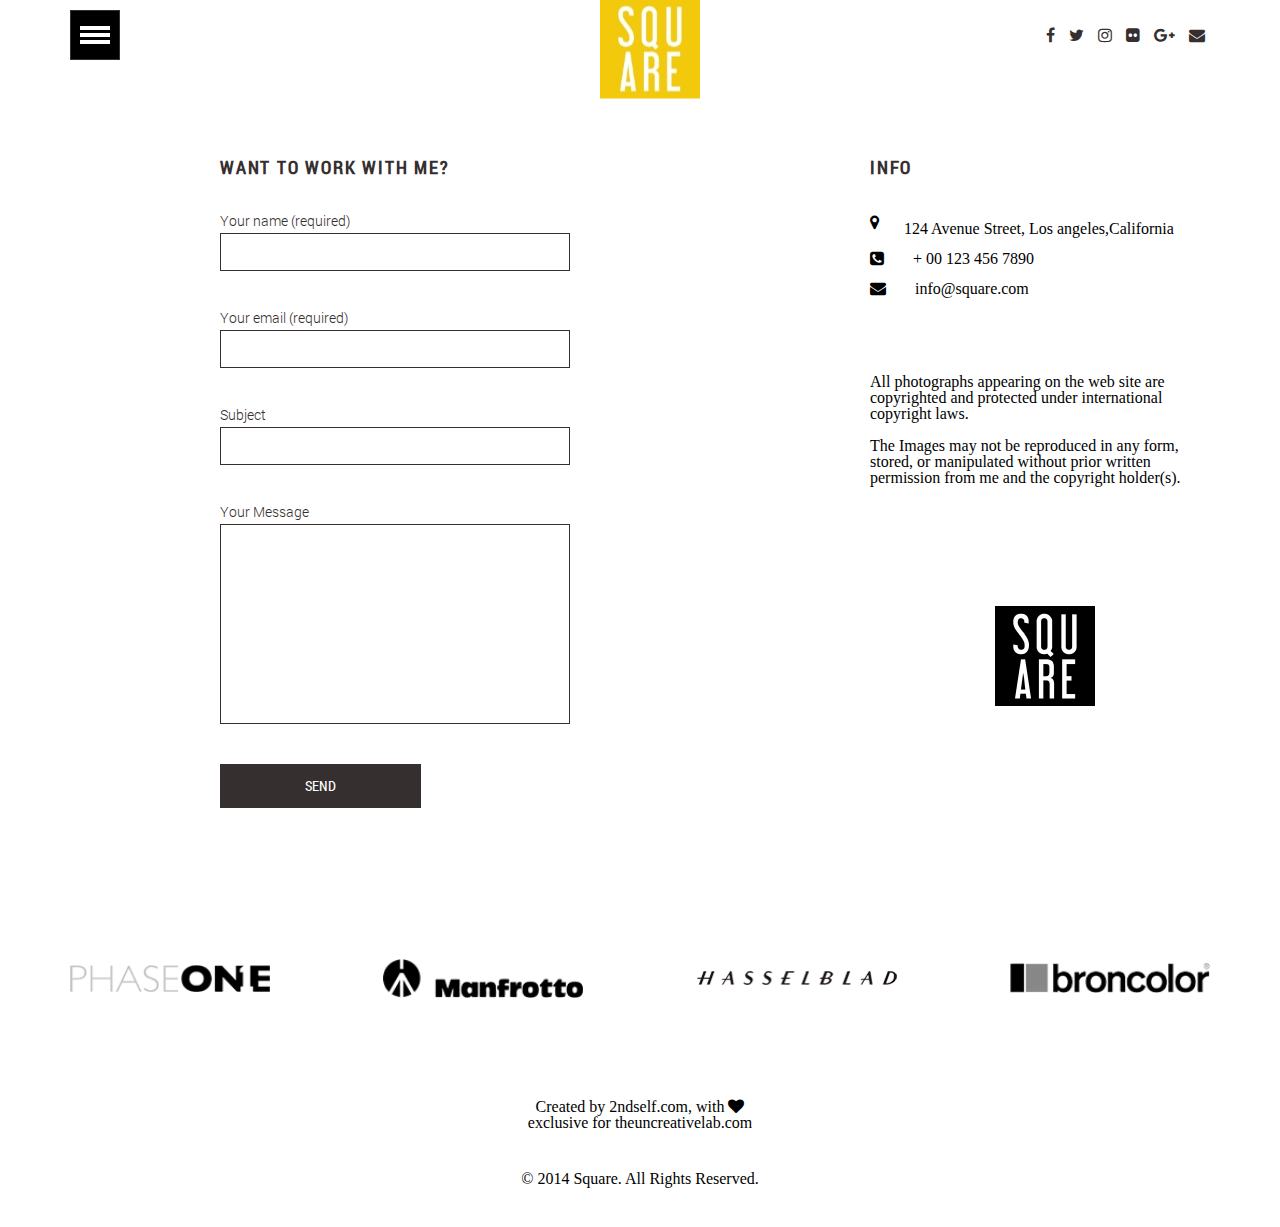
<file: contact.html>
<!DOCTYPE html>
<html>
<head>
	<link rel="stylesheet" type="text/css" href="https://stackpath.bootstrapcdn.com/font-awesome/4.7.0/css/font-awesome.min.css">
	<link rel="stylesheet" href="font/roboto/Roboto-Bold.ttf">
	<link rel="stylesheet" href="font/roboto/Roboto-Light.ttf">
	<link rel="stylesheet" href="font/roboto/Roboto-Regular.ttf">
	<link rel="stylesheet" href="font/roboto/RobotoCondensed-Regular.ttf">
	<link rel="stylesheet" type="text/css" href="css/reset.css">
	<link rel="stylesheet" type="text/css" href="css/ibg.css">
	<link rel="stylesheet" type="text/css" href="css/style.css">
	<title>Contact</title>
	<meta charset="utf-8">
	<meta name="viewport" content="width=device-width, initial-scale=1">
</head>
<body>
	<div class="wrapper">
<header class="header">
	<div class="container">
		<div class="header__header">
			<div class="header__menu menu">
				<div class="header__menu_mob"></div>
				<div class="menu__burger">
					<span></span>
					<span></span>
					<span></span>
				</div>
				<div class="menu__category">
					<ul class="menu__list">
						<li>
							<a href="#" class="menu__link">portfolio</a>
							<ul class="sub-menu__list">
								<li>
									<div class="sub-menu__triangle-right"></div>
									<a href="#" class="menu__link">Fashion</a>
									<ul class="sub-sub-menu__list">
										<li>
											<div class="sub-sub-menu__triangle-right"></div>
											<a href="portfolio.html" class="menu__link">portfolio</a>
										</li>
										<li>
											<div class="sub-sub-menu__triangle-right"></div>
											<a href="portfolio.html" class="menu__link">portfolio</a>
										</li>
										<li>
											<div class="sub-sub-menu__triangle-right"></div>
											<a href="portfolio.html" class="menu__link">portfolio</a>
										</li>
										<li>
											<div class="sub-sub-menu__triangle-right"></div>
											<a href="portfolio.html" class="menu__link">portfolio</a>
										</li>
										<li>
											<div class="sub-sub-menu__triangle-right"></div>
											<a href="portfolio.html" class="menu__link">portfolio</a>
										</li>
									</ul>
								</li>
								<li>
									<div class="sub-menu__triangle-right"></div>
									<a href="#" class="menu__link">Editorial</a>
									<ul class="sub-sub-menu__list">
										<li>
											<div class="sub-sub-menu__triangle-right"></div>
											<a href="portfolio.html" class="menu__link">portfolio</a>
										</li>
										<li>
											<div class="sub-sub-menu__triangle-right"></div>
											<a href="portfolio.html" class="menu__link">portfolio</a>
										</li>
										<li>
											<div class="sub-sub-menu__triangle-right"></div>
											<a href="portfolio.html" class="menu__link">portfolio</a>
										</li>
										<li>
											<div class="sub-sub-menu__triangle-right"></div>
											<a href="portfolio.html" class="menu__link">portfolio</a>
										</li>
										<li>
											<div class="sub-sub-menu__triangle-right"></div>
											<a href="portfolio.html" class="menu__link">portfolio</a>
										</li>
									</ul>
								</li>
								<li>
									<div class="sub-menu__triangle-right"></div>
									<a href="#" class="menu__link">street</a>
									<ul class="sub-sub-menu__list">
										<li>
											<div class="sub-sub-menu__triangle-right"></div>
											<a href="portfolio.html" class="menu__link">portfolio</a>
										</li>
										<li>
											<div class="sub-sub-menu__triangle-right"></div>
											<a href="portfolio.html" class="menu__link">portfolio</a>
										</li>
										<li>
											<div class="sub-sub-menu__triangle-right"></div>
											<a href="portfolio.html" class="menu__link">portfolio</a>
										</li>
										<li>
											<div class="sub-sub-menu__triangle-right"></div>
											<a href="portfolio.html" class="menu__link">portfolio</a>
										</li>
										<li>
											<div class="sub-sub-menu__triangle-right"></div>
											<a href="portfolio.html" class="menu__link">portfolio</a>
										</li>
									</ul>
								</li>
								<li>
									<div class="sub-menu__triangle-right"></div>
									<a href="#" class="menu__link">black white</a>
									<ul class="sub-sub-menu__list">
										<li>
											<div class="sub-sub-menu__triangle-right"></div>
											<a href="portfolio.html" class="menu__link">portfolio</a>
										</li>
										<li>
											<div class="sub-sub-menu__triangle-right"></div>
											<a href="portfolio.html" class="menu__link">portfolio</a>
										</li>
										<li>
											<div class="sub-sub-menu__triangle-right"></div>
											<a href="portfolio.html" class="menu__link">portfolio</a>
										</li>
										<li>
											<div class="sub-sub-menu__triangle-right"></div>
											<a href="portfolio.html" class="menu__link">portfolio</a>
										</li>
										<li>
											<div class="sub-sub-menu__triangle-right"></div>
											<a href="portfolio.html" class="menu__link">portfolio</a>
										</li>
									</ul>
								</li>
								<li>
									<div class="sub-menu__triangle-right"></div>
									<a href="#" class="menu__link">personal</a>
									<ul class="sub-sub-menu__list">
										<li>
											<div class="sub-sub-menu__triangle-right"></div>
											<a href="portfolio.html" class="menu__link">portfolio</a>
										</li>
										<li>
											<div class="sub-sub-menu__triangle-right"></div>
											<a href="portfolio.html" class="menu__link">portfolio</a>
										</li>
										<li>
											<div class="sub-sub-menu__triangle-right"></div>
											<a href="portfolio.html" class="menu__link">portfolio</a>
										</li>
										<li>
											<div class="sub-sub-menu__triangle-right"></div>
											<a href="portfolio.html" class="menu__link">portfolio</a>
										</li>
										<li>
											<div class="sub-sub-menu__triangle-right"></div>
											<a href="portfolio.html" class="menu__link">portfolio</a>
										</li>
									</ul>
								</li>
							</ul>
						</li>
						<li>
							<a href="#" class="menu__link">clients</a>
							<ul class="sub-menu__list">
								<li>
									<div class="sub-menu__triangle-right"></div>
									<a href="#" class="menu__link">Fashion</a>
									<ul class="sub-sub-menu__list">
										<li>
											<div class="sub-sub-menu__triangle-right"></div>
											<a href="" class="menu__link">Fashion</a>
										</li>
										<li>
											<div class="sub-sub-menu__triangle-right"></div>
											<a href="" class="menu__link">Editorial</a>
										</li>
										<li>
											<div class="sub-sub-menu__triangle-right"></div>
											<a href="" class="menu__link">street</a>
										</li>
										<li>
											<div class="sub-sub-menu__triangle-right"></div>
											<a href="" class="menu__link">black white</a>
										</li>
										<li>
											<div class="sub-sub-menu__triangle-right"></div>
											<a href="" class="menu__link">personal</a>
										</li>
									</ul>
								</li>
								<li>
									<div class="sub-menu__triangle-right"></div>
									<a href="#" class="menu__link">Editorial</a>
									<ul class="sub-sub-menu__list">
										<li>
											<div class="sub-sub-menu__triangle-right"></div>
											<a href="" class="menu__link">Fashion</a>
										</li>
										<li>
											<div class="sub-sub-menu__triangle-right"></div>
											<a href="" class="menu__link">Editorial</a>
										</li>
										<li>
											<div class="sub-sub-menu__triangle-right"></div>
											<a href="" class="menu__link">street</a>
										</li>
										<li>
											<div class="sub-sub-menu__triangle-right"></div>
											<a href="" class="menu__link">black white</a>
										</li>
										<li>
											<div class="sub-sub-menu__triangle-right"></div>
											<a href="" class="menu__link">personal</a>
										</li>
									</ul>
								</li>
								<li>
									<div class="sub-menu__triangle-right"></div>
									<a href="#" class="menu__link">street</a>
									<ul class="sub-sub-menu__list">
										<li>
											<div class="sub-sub-menu__triangle-right"></div>
											<a href="" class="menu__link">Fashion</a>
										</li>
										<li>
											<div class="sub-sub-menu__triangle-right"></div>
											<a href="" class="menu__link">Editorial</a>
										</li>
										<li>
											<div class="sub-sub-menu__triangle-right"></div>
											<a href="" class="menu__link">street</a>
										</li>
										<li>
											<div class="sub-sub-menu__triangle-right"></div>
											<a href="" class="menu__link">black white</a>
										</li>
										<li>
											<div class="sub-sub-menu__triangle-right"></div>
											<a href="" class="menu__link">personal</a>
										</li>
									</ul>
								</li>
								<li>
									<div class="sub-menu__triangle-right"></div>
									<a href="#" class="menu__link">black white</a>
									<ul class="sub-sub-menu__list">
										<li>
											<div class="sub-sub-menu__triangle-right"></div>
											<a href="" class="menu__link">Fashion</a>
										</li>
										<li>
											<div class="sub-sub-menu__triangle-right"></div>
											<a href="" class="menu__link">Editorial</a>
										</li>
										<li>
											<div class="sub-sub-menu__triangle-right"></div>
											<a href="" class="menu__link">street</a>
										</li>
										<li>
											<div class="sub-sub-menu__triangle-right"></div>
											<a href="" class="menu__link">black white</a>
										</li>
										<li>
											<div class="sub-sub-menu__triangle-right"></div>
											<a href="" class="menu__link">personal</a>
										</li>
									</ul>
								</li>
								<li>
									<div class="sub-menu__triangle-right"></div>
									<a href="#" class="menu__link">personal</a>
									<ul class="sub-sub-menu__list">
										<li>
											<div class="sub-sub-menu__triangle-right"></div>
											<a href="" class="menu__link">Fashion</a>
										</li>
										<li>
											<div class="sub-sub-menu__triangle-right"></div>
											<a href="" class="menu__link">Editorial</a>
										</li>
										<li>
											<div class="sub-sub-menu__triangle-right"></div>
											<a href="" class="menu__link">street</a>
										</li>
										<li>
											<div class="sub-sub-menu__triangle-right"></div>
											<a href="" class="menu__link">black white</a>
										</li>
										<li>
											<div class="sub-sub-menu__triangle-right"></div>
											<a href="" class="menu__link">personal</a>
										</li>
									</ul>
								</li>
							</ul>
						</li>
						<li>
							<a href="#" class="menu__link">news</a>
							<ul class="sub-menu__list">
								<li>
									<div class="sub-menu__triangle-right"></div>
									<a href="#" class="menu__link">Fashion</a>
									<ul class="sub-sub-menu__list">
										<li>
											<div class="sub-sub-menu__triangle-right"></div>
											<a href="news.html" class="menu__link">news</a>
										</li>
										<li>
											<div class="sub-sub-menu__triangle-right"></div>
											<a href="news.html" class="menu__link">News</a>
										</li>
										<li>
											<div class="sub-sub-menu__triangle-right"></div>
											<a href="news.html" class="menu__link">news</a>
										</li>
										<li>
											<div class="sub-sub-menu__triangle-right"></div>
											<a href="news.html" class="menu__link">news</a>
										</li>
										<li>
											<div class="sub-sub-menu__triangle-right"></div>
											<a href="news.html" class="menu__link">news</a>
										</li>
									</ul>
								</li>
								<li>
									<div class="sub-menu__triangle-right"></div>
									<a href="#" class="menu__link">Editorial</a>
									<ul class="sub-sub-menu__list">
										<li>
											<div class="sub-sub-menu__triangle-right"></div>
											<a href="news.html" class="menu__link">news</a>
										</li>
										<li>
											<div class="sub-sub-menu__triangle-right"></div>
											<a href="news.html" class="menu__link">News</a>
										</li>
										<li>
											<div class="sub-sub-menu__triangle-right"></div>
											<a href="news.html" class="menu__link">news</a>
										</li>
										<li>
											<div class="sub-sub-menu__triangle-right"></div>
											<a href="news.html" class="menu__link">news</a>
										</li>
										<li>
											<div class="sub-sub-menu__triangle-right"></div>
											<a href="news.html" class="menu__link">news</a>
										</li>
									</ul>
								</li>
								<li>
									<div class="sub-menu__triangle-right"></div>
									<a href="#" class="menu__link">street</a>
									<ul class="sub-sub-menu__list">
										<li>
											<div class="sub-sub-menu__triangle-right"></div>
											<a href="news.html" class="menu__link">news</a>
										</li>
										<li>
											<div class="sub-sub-menu__triangle-right"></div>
											<a href="news.html" class="menu__link">News</a>
										</li>
										<li>
											<div class="sub-sub-menu__triangle-right"></div>
											<a href="news.html" class="menu__link">news</a>
										</li>
										<li>
											<div class="sub-sub-menu__triangle-right"></div>
											<a href="news.html" class="menu__link">news</a>
										</li>
										<li>
											<div class="sub-sub-menu__triangle-right"></div>
											<a href="news.html" class="menu__link">news</a>
										</li>
									</ul>
								</li>
								<li>
									<div class="sub-menu__triangle-right"></div>
									<a href="#" class="menu__link">black white</a>
									<ul class="sub-sub-menu__list">
										<li>
											<div class="sub-sub-menu__triangle-right"></div>
											<a href="news.html" class="menu__link">news</a>
										</li>
										<li>
											<div class="sub-sub-menu__triangle-right"></div>
											<a href="news.html" class="menu__link">News</a>
										</li>
										<li>
											<div class="sub-sub-menu__triangle-right"></div>
											<a href="news.html" class="menu__link">news</a>
										</li>
										<li>
											<div class="sub-sub-menu__triangle-right"></div>
											<a href="news.html" class="menu__link">news</a>
										</li>
										<li>
											<div class="sub-sub-menu__triangle-right"></div>
											<a href="news.html" class="menu__link">news</a>
										</li>
									</ul>
								</li>
								<li>
									<div class="sub-menu__triangle-right"></div>
									<a href="#" class="menu__link">personal</a>
									<ul class="sub-sub-menu__list">
										<li>
											<div class="sub-sub-menu__triangle-right"></div>
											<a href="news.html" class="menu__link">news</a>
										</li>
										<li>
											<div class="sub-sub-menu__triangle-right"></div>
											<a href="news.html" class="menu__link">News</a>
										</li>
										<li>
											<div class="sub-sub-menu__triangle-right"></div>
											<a href="news.html" class="menu__link">news</a>
										</li>
										<li>
											<div class="sub-sub-menu__triangle-right"></div>
											<a href="news.html" class="menu__link">news</a>
										</li>
										<li>
											<div class="sub-sub-menu__triangle-right"></div>
											<a href="news.html" class="menu__link">news</a>
										</li>
									</ul>
								</li>
							</ul>
						</li>
						<li>
							<a href="#" class="menu__link">abot me</a>
							<ul class="sub-menu__list">
								<li>
									<div class="sub-menu__triangle-right"></div>
									<a href="#" class="menu__link">Fashion</a>
									<ul class="sub-sub-menu__list">
										<li>
											<div class="sub-sub-menu__triangle-right"></div>
											<a href="about me.html" class="menu__link">about me</a>
										</li>
										<li>
											<div class="sub-sub-menu__triangle-right"></div>
											<a href="about me.html" class="menu__link">about me</a>
										</li>
										<li>
											<div class="sub-sub-menu__triangle-right"></div>
											<a href="about me.html" class="menu__link">about me</a>
										</li>
										<li>
											<div class="sub-sub-menu__triangle-right"></div>
											<a href="about me.html" class="menu__link">about me</a>
										</li>
										<li>
											<div class="sub-sub-menu__triangle-right"></div>
											<a href="about me.html" class="menu__link">about me</a>
										</li>
									</ul>
								</li>
								<li>
									<div class="sub-menu__triangle-right"></div>
									<a href="#" class="menu__link">Editorial</a>
									<ul class="sub-sub-menu__list">
										<li>
											<div class="sub-sub-menu__triangle-right"></div>
											<a href="about me.html" class="menu__link">about me</a>
										</li>
										<li>
											<div class="sub-sub-menu__triangle-right"></div>
											<a href="about me.html" class="menu__link">about me</a>
										</li>
										<li>
											<div class="sub-sub-menu__triangle-right"></div>
											<a href="about me.html" class="menu__link">about me</a>
										</li>
										<li>
											<div class="sub-sub-menu__triangle-right"></div>
											<a href="about me.html" class="menu__link">about me</a>
										</li>
										<li>
											<div class="sub-sub-menu__triangle-right"></div>
											<a href="about me.html" class="menu__link">about me</a>
										</li>
									</ul>
								</li>
								<li>
									<div class="sub-menu__triangle-right"></div>
									<a href="#" class="menu__link">street</a>
									<ul class="sub-sub-menu__list">
										<li>
											<div class="sub-sub-menu__triangle-right"></div>
											<a href="about me.html" class="menu__link">about me</a>
										</li>
										<li>
											<div class="sub-sub-menu__triangle-right"></div>
											<a href="about me.html" class="menu__link">about me</a>
										</li>
										<li>
											<div class="sub-sub-menu__triangle-right"></div>
											<a href="about me.html" class="menu__link">about me</a>
										</li>
										<li>
											<div class="sub-sub-menu__triangle-right"></div>
											<a href="about me.html" class="menu__link">about me</a>
										</li>
										<li>
											<div class="sub-sub-menu__triangle-right"></div>
											<a href="about me.html" class="menu__link">about me</a>
										</li>
									</ul>
								</li>
								<li>
									<div class="sub-menu__triangle-right"></div>
									<a href="#" class="menu__link">black white</a>
									<ul class="sub-sub-menu__list">
										<li>
											<div class="sub-sub-menu__triangle-right"></div>
											<a href="about me.html" class="menu__link">about me</a>
										</li>
										<li>
											<div class="sub-sub-menu__triangle-right"></div>
											<a href="about me.html" class="menu__link">about me</a>
										</li>
										<li>
											<div class="sub-sub-menu__triangle-right"></div>
											<a href="about me.html" class="menu__link">about me</a>
										</li>
										<li>
											<div class="sub-sub-menu__triangle-right"></div>
											<a href="about me.html" class="menu__link">about me</a>
										</li>
										<li>
											<div class="sub-sub-menu__triangle-right"></div>
											<a href="about me.html" class="menu__link">about me</a>
										</li>
									</ul>
								</li>
								<li>
									<div class="sub-menu__triangle-right"></div>
									<a href="#" class="menu__link">personal</a>
									<ul class="sub-sub-menu__list">
										<li>
											<div class="sub-sub-menu__triangle-right"></div>
											<a href="about me.html" class="menu__link">about me</a>
										</li>
										<li>
											<div class="sub-sub-menu__triangle-right"></div>
											<a href="about me.html" class="menu__link">about me</a>
										</li>
										<li>
											<div class="sub-sub-menu__triangle-right"></div>
											<a href="about me.html" class="menu__link">about me</a>
										</li>
										<li>
											<div class="sub-sub-menu__triangle-right"></div>
											<a href="about me.html" class="menu__link">about me</a>
										</li>
										<li>
											<div class="sub-sub-menu__triangle-right"></div>
											<a href="about me.html" class="menu__link">about me</a>
										</li>
									</ul>
								</li>
							</ul>
						</li>
						<li>
							<a href="#" class="menu__link">contact</a>
							<ul class="sub-menu__list">
								<li>
									<div class="sub-menu__triangle-right"></div>
									<a href="#" class="menu__link">Fashion</a>
									<ul class="sub-sub-menu__list">
										<li>
											<div class="sub-sub-menu__triangle-right"></div>
											<a href="contact.html" class="menu__link">contact</a>
										</li>
										<li>
											<div class="sub-sub-menu__triangle-right"></div>
											<a href="contact.html" class="menu__link">contact</a>
										</li>
										<li>
											<div class="sub-sub-menu__triangle-right"></div>
											<a href="contact.html" class="menu__link">contact</a>
										</li>
										<li>
											<div class="sub-sub-menu__triangle-right"></div>
											<a href="contact.html" class="menu__link">contact</a>
										</li>
										<li>
											<div class="sub-sub-menu__triangle-right"></div>
											<a href="contact.html" class="menu__link">contact</a>
										</li>
									</ul>
								</li>
								<li>
									<div class="sub-menu__triangle-right"></div>
									<a href="#" class="menu__link">Editorial</a>
									<ul class="sub-sub-menu__list">
										<li>
											<div class="sub-sub-menu__triangle-right"></div>
											<a href="contact.html" class="menu__link">contact</a>
										</li>
										<li>
											<div class="sub-sub-menu__triangle-right"></div>
											<a href="contact.html" class="menu__link">contact</a>
										</li>
										<li>
											<div class="sub-sub-menu__triangle-right"></div>
											<a href="contact.html" class="menu__link">contact</a>
										</li>
										<li>
											<div class="sub-sub-menu__triangle-right"></div>
											<a href="contact.html" class="menu__link">contact</a>
										</li>
										<li>
											<div class="sub-sub-menu__triangle-right"></div>
											<a href="contact.html" class="menu__link">contact</a>
										</li>
									</ul>
								</li>
								<li>
									<div class="sub-menu__triangle-right"></div>
									<a href="#" class="menu__link">street</a>
									<ul class="sub-sub-menu__list">
										<li>
											<div class="sub-sub-menu__triangle-right"></div>
											<a href="contact.html" class="menu__link">contact</a>
										</li>
										<li>
											<div class="sub-sub-menu__triangle-right"></div>
											<a href="contact.html" class="menu__link">contact</a>
										</li>
										<li>
											<div class="sub-sub-menu__triangle-right"></div>
											<a href="contact.html" class="menu__link">contact</a>
										</li>
										<li>
											<div class="sub-sub-menu__triangle-right"></div>
											<a href="contact.html" class="menu__link">contact</a>
										</li>
										<li>
											<div class="sub-sub-menu__triangle-right"></div>
											<a href="contact.html" class="menu__link">contact</a>
										</li>
									</ul>
								</li>
								<li>
									<div class="sub-menu__triangle-right"></div>
									<a href="#" class="menu__link">black white</a>
									<ul class="sub-sub-menu__list">
										<li>
											<div class="sub-sub-menu__triangle-right"></div>
											<a href="contact.html" class="menu__link">contact</a>
										</li>
										<li>
											<div class="sub-sub-menu__triangle-right"></div>
											<a href="contact.html" class="menu__link">contact</a>
										</li>
										<li>
											<div class="sub-sub-menu__triangle-right"></div>
											<a href="contact.html" class="menu__link">contact</a>
										</li>
										<li>
											<div class="sub-sub-menu__triangle-right"></div>
											<a href="contact.html" class="menu__link">contact</a>
										</li>
										<li>
											<div class="sub-sub-menu__triangle-right"></div>
											<a href="contact.html" class="menu__link">contact</a>
										</li>
									</ul>
								</li>
								<li>
									<div class="sub-menu__triangle-right"></div>
									<a href="#" class="menu__link">personal</a>
									<ul class="sub-sub-menu__list">
										<li>
											<div class="sub-sub-menu__triangle-right"></div>
											<a href="contact.html" class="menu__link">contact</a>
										</li>
										<li>
											<div class="sub-sub-menu__triangle-right"></div>
											<a href="contact.html" class="menu__link">contact</a>
										</li>
										<li>
											<div class="sub-sub-menu__triangle-right"></div>
											<a href="contact.html" class="menu__link">contact</a>
										</li>
										<li>
											<div class="sub-sub-menu__triangle-right"></div>
											<a href="contact.html" class="menu__link">contact</a>
										</li>
										<li>
											<div class="sub-sub-menu__triangle-right"></div>
											<a href="contact.html" class="menu__link">contact</a>
										</li>
									</ul>
								</li>
							</ul>
						</li>
					</ul>
				</div>
			</div>
			<div class="header__logo">
				<a href="index.html">
					<img src="img/square_logo.jpg" alt="logo">
				</a>
			</div>
			<div class="header__social">
				<a href="#" class="header__social_link">
					<i class="fa fa-facebook" aria-hidden="true"></i>
				</a>
				<a href="#" class="header__social_link">
					<i class="fa fa-twitter" aria-hidden="true"></i>
				</a>
				<a href="#" class="header__social_link">
					<i class="fa fa-instagram" aria-hidden="true"></i>
				</a>
				<a href="#" class="header__social_link">
					<i class="fa fa-flickr" aria-hidden="true"></i>
				</a>
				<a href="#" class="header__social_link">
					<i class="fa fa-google-plus" aria-hidden="true"></i>
				</a>
				<a href="#" class="header__social_link">
					<i class="fa fa-envelope" aria-hidden="true"></i>
				</a>
			</div>
		</div>
	</div>
</header>		<div class="contact-s">
			<div class="container">
				<div class="contact-s__contact ">
					<div class="contact-s__vacancy column">
						<h2 class="contact-s__title">Want to work with me?</h2>
						<form action="" class="contact-s__form">
							<h3 class="contact-s__vacancy_title">Your name (required)</h3>
							<input type="text">
							<h3 class="contact-s__vacancy_title">Your email (required)</h3>
							<input type="text">
							<h3 class="contact-s__vacancy_title">Subject</h3>
							<input type="text">
							<h3 class="contact-s__vacancy_title">Your Message</h3>
							<textarea name="" id=""  rows="10"></textarea>
							<a href="#" class="contact-s__button">send</a>
						</form>
					</div>
					<div class="contact-s__info column">
						<h2 class="contact-s__title">info</h2>
						<div class="contact-s__icon">
							<div class="flex">	
							<i class="fa fa-map-marker" aria-hidden="true"></i>
							<span>124 Avenue Street, Los angeles,California </span>
							</div>
							<i class="fa fa-phone-square" aria-hidden="true"></i>
							<span>+ 00 123 456 7890</span><br>
							<i class="fa fa-envelope" aria-hidden="true"></i>
							<span>info@square.com</span>
						</div>
						<p>All photographs appearing on the web site are copyrighted and protected under international copyright laws. <br><br>
						The Images may not be reproduced in any form, stored, or manipulated without prior written permission from me and the copyright holder(s).    
						</p>
						<div class="contact-s__logo">
							<img src="img/logo.jpg" alt="">
						</div>
					</div>
				</div>
			</div>
		</div>
<div class="logo">
			<div class="container">
				<div class="logo__logo">
					<img src="img/phaseone_logo1.png" alt="">
					<img src="img/manfrotto_logo.png" alt="">
					<img src="img/hasselblad.png" alt="">
					<img src="img/broncolor_logo.png" alt="">
				</div>
			</div>
		</div><footer class="footer">
	<div class="container">
		<div class="footer__footer">
			<p class="footer__text">Created by 2ndself.com, with <i class="fa fa-heart" aria-hidden="true"></i><br>
			exclusive for theuncreativelab.com</p>
			<span class="footer__text">© 2014 Square. All Rights Reserved.</span>
		</div>
	</div>
</footer>	</div>
	<script src="https://ajax.googleapis.com/ajax/libs/jquery/3.5.1/jquery.min.js"></script>
	<script type="text/javascript" src="js/slick.min.js"></script>
	<script type="text/javascript" src="js/main.js"></script>
</body>
</html>
</file>
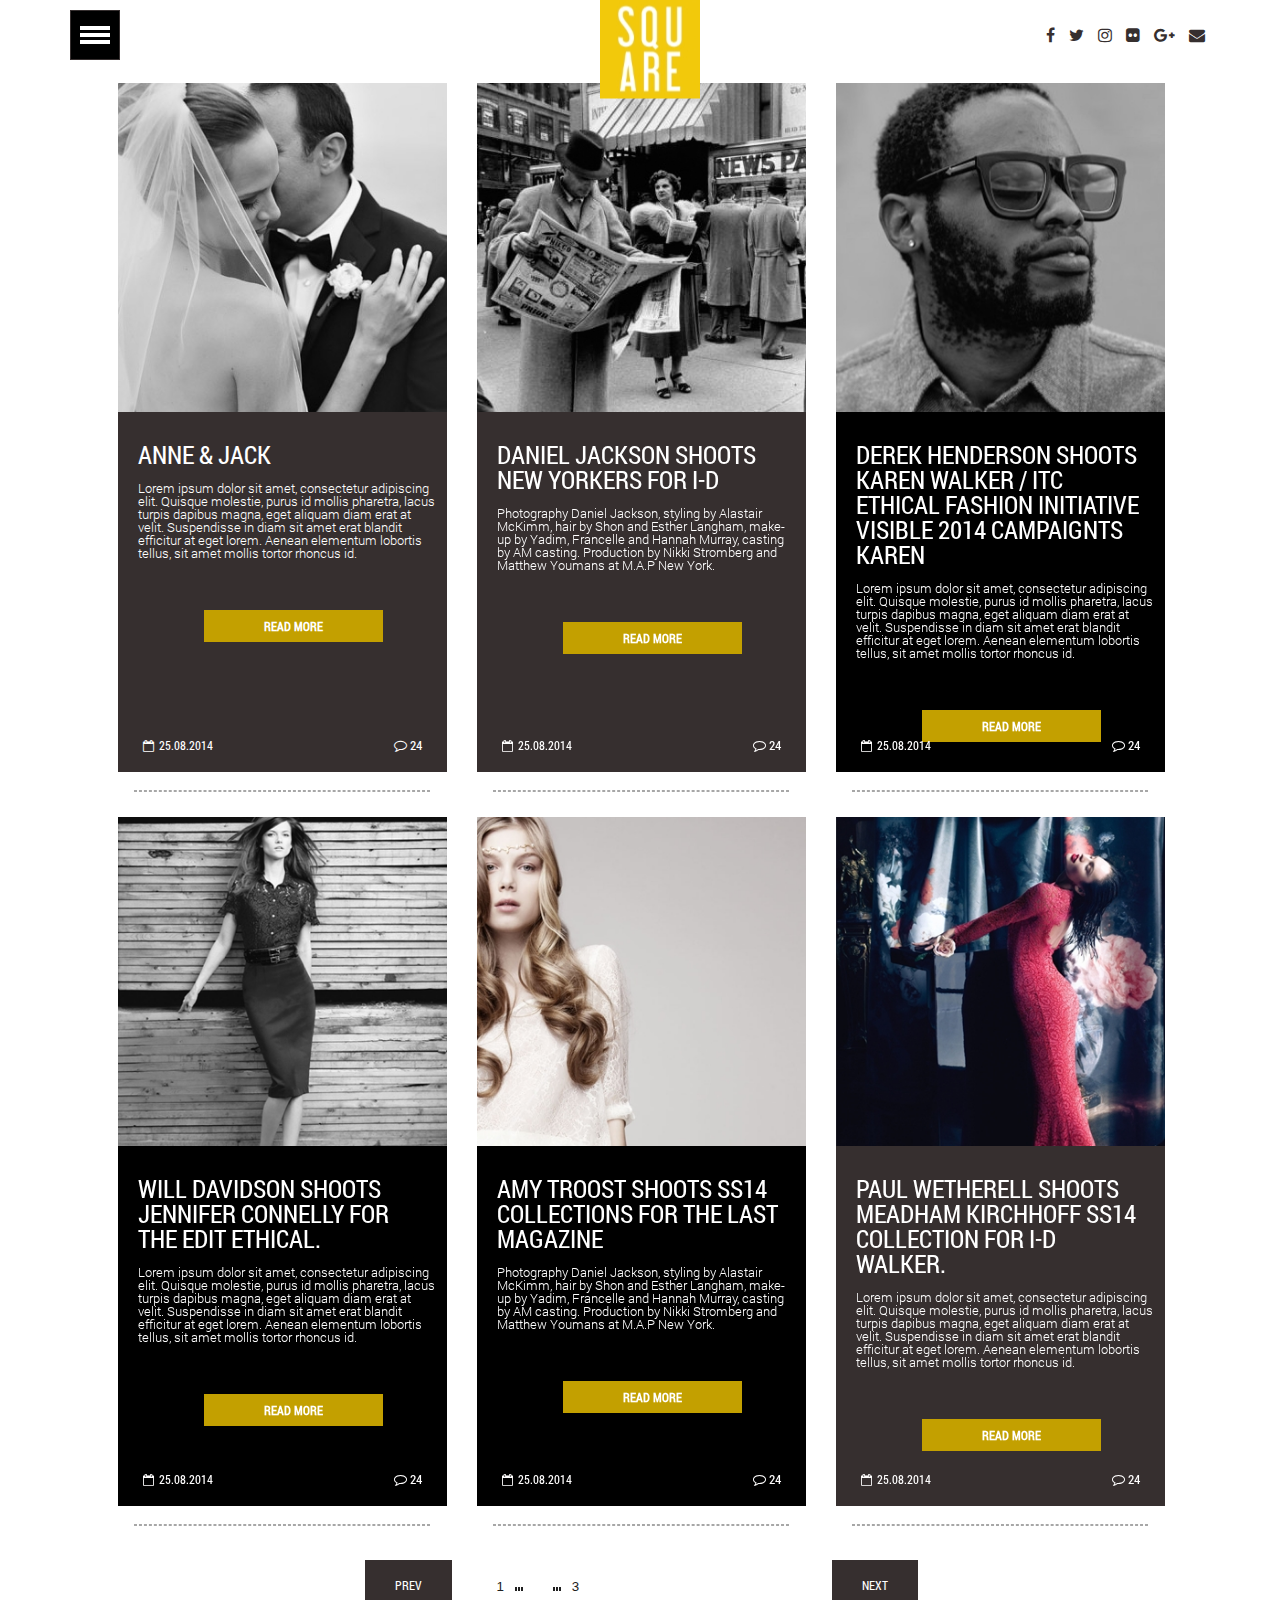
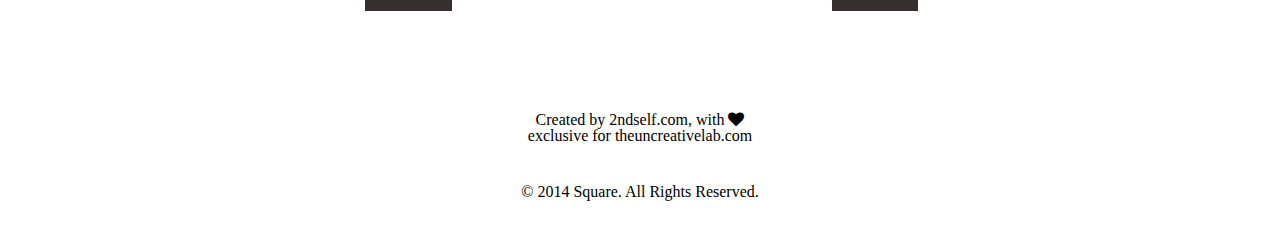
<file: news.html>
<!DOCTYPE html>
<html>
<head>
	<link rel="stylesheet" type="text/css" href="https://stackpath.bootstrapcdn.com/font-awesome/4.7.0/css/font-awesome.min.css">
	<link rel="stylesheet" href="font/roboto/Roboto-Bold.ttf">
	<link rel="stylesheet" href="font/roboto/Roboto-Light.ttf">
	<link rel="stylesheet" href="font/roboto/Roboto-Regular.ttf">
	<link rel="stylesheet" href="font/roboto/RobotoCondensed-Regular.ttf">
	<link rel="stylesheet" type="text/css" href="css/reset.css">
	<link rel="stylesheet" type="text/css" href="css/ibg.css">
	<link rel="stylesheet" type="text/css" href="css/style.css">
	<title>Blog</title>
	<meta charset="utf-8">
	<meta name="viewport" content="width=device-width, initial-scale=1">
</head>
<body>
	<div class="wrapper">
<header class="header">
	<div class="container">
		<div class="header__header">
			<div class="header__menu menu">
				<div class="header__menu_mob"></div>
				<div class="menu__burger">
					<span></span>
					<span></span>
					<span></span>
				</div>
				<div class="menu__category">
					<ul class="menu__list">
						<li>
							<a href="#" class="menu__link">portfolio</a>
							<ul class="sub-menu__list">
								<li>
									<div class="sub-menu__triangle-right"></div>
									<a href="#" class="menu__link">Fashion</a>
									<ul class="sub-sub-menu__list">
										<li>
											<div class="sub-sub-menu__triangle-right"></div>
											<a href="portfolio.html" class="menu__link">portfolio</a>
										</li>
										<li>
											<div class="sub-sub-menu__triangle-right"></div>
											<a href="portfolio.html" class="menu__link">portfolio</a>
										</li>
										<li>
											<div class="sub-sub-menu__triangle-right"></div>
											<a href="portfolio.html" class="menu__link">portfolio</a>
										</li>
										<li>
											<div class="sub-sub-menu__triangle-right"></div>
											<a href="portfolio.html" class="menu__link">portfolio</a>
										</li>
										<li>
											<div class="sub-sub-menu__triangle-right"></div>
											<a href="portfolio.html" class="menu__link">portfolio</a>
										</li>
									</ul>
								</li>
								<li>
									<div class="sub-menu__triangle-right"></div>
									<a href="#" class="menu__link">Editorial</a>
									<ul class="sub-sub-menu__list">
										<li>
											<div class="sub-sub-menu__triangle-right"></div>
											<a href="portfolio.html" class="menu__link">portfolio</a>
										</li>
										<li>
											<div class="sub-sub-menu__triangle-right"></div>
											<a href="portfolio.html" class="menu__link">portfolio</a>
										</li>
										<li>
											<div class="sub-sub-menu__triangle-right"></div>
											<a href="portfolio.html" class="menu__link">portfolio</a>
										</li>
										<li>
											<div class="sub-sub-menu__triangle-right"></div>
											<a href="portfolio.html" class="menu__link">portfolio</a>
										</li>
										<li>
											<div class="sub-sub-menu__triangle-right"></div>
											<a href="portfolio.html" class="menu__link">portfolio</a>
										</li>
									</ul>
								</li>
								<li>
									<div class="sub-menu__triangle-right"></div>
									<a href="#" class="menu__link">street</a>
									<ul class="sub-sub-menu__list">
										<li>
											<div class="sub-sub-menu__triangle-right"></div>
											<a href="portfolio.html" class="menu__link">portfolio</a>
										</li>
										<li>
											<div class="sub-sub-menu__triangle-right"></div>
											<a href="portfolio.html" class="menu__link">portfolio</a>
										</li>
										<li>
											<div class="sub-sub-menu__triangle-right"></div>
											<a href="portfolio.html" class="menu__link">portfolio</a>
										</li>
										<li>
											<div class="sub-sub-menu__triangle-right"></div>
											<a href="portfolio.html" class="menu__link">portfolio</a>
										</li>
										<li>
											<div class="sub-sub-menu__triangle-right"></div>
											<a href="portfolio.html" class="menu__link">portfolio</a>
										</li>
									</ul>
								</li>
								<li>
									<div class="sub-menu__triangle-right"></div>
									<a href="#" class="menu__link">black white</a>
									<ul class="sub-sub-menu__list">
										<li>
											<div class="sub-sub-menu__triangle-right"></div>
											<a href="portfolio.html" class="menu__link">portfolio</a>
										</li>
										<li>
											<div class="sub-sub-menu__triangle-right"></div>
											<a href="portfolio.html" class="menu__link">portfolio</a>
										</li>
										<li>
											<div class="sub-sub-menu__triangle-right"></div>
											<a href="portfolio.html" class="menu__link">portfolio</a>
										</li>
										<li>
											<div class="sub-sub-menu__triangle-right"></div>
											<a href="portfolio.html" class="menu__link">portfolio</a>
										</li>
										<li>
											<div class="sub-sub-menu__triangle-right"></div>
											<a href="portfolio.html" class="menu__link">portfolio</a>
										</li>
									</ul>
								</li>
								<li>
									<div class="sub-menu__triangle-right"></div>
									<a href="#" class="menu__link">personal</a>
									<ul class="sub-sub-menu__list">
										<li>
											<div class="sub-sub-menu__triangle-right"></div>
											<a href="portfolio.html" class="menu__link">portfolio</a>
										</li>
										<li>
											<div class="sub-sub-menu__triangle-right"></div>
											<a href="portfolio.html" class="menu__link">portfolio</a>
										</li>
										<li>
											<div class="sub-sub-menu__triangle-right"></div>
											<a href="portfolio.html" class="menu__link">portfolio</a>
										</li>
										<li>
											<div class="sub-sub-menu__triangle-right"></div>
											<a href="portfolio.html" class="menu__link">portfolio</a>
										</li>
										<li>
											<div class="sub-sub-menu__triangle-right"></div>
											<a href="portfolio.html" class="menu__link">portfolio</a>
										</li>
									</ul>
								</li>
							</ul>
						</li>
						<li>
							<a href="#" class="menu__link">clients</a>
							<ul class="sub-menu__list">
								<li>
									<div class="sub-menu__triangle-right"></div>
									<a href="#" class="menu__link">Fashion</a>
									<ul class="sub-sub-menu__list">
										<li>
											<div class="sub-sub-menu__triangle-right"></div>
											<a href="" class="menu__link">Fashion</a>
										</li>
										<li>
											<div class="sub-sub-menu__triangle-right"></div>
											<a href="" class="menu__link">Editorial</a>
										</li>
										<li>
											<div class="sub-sub-menu__triangle-right"></div>
											<a href="" class="menu__link">street</a>
										</li>
										<li>
											<div class="sub-sub-menu__triangle-right"></div>
											<a href="" class="menu__link">black white</a>
										</li>
										<li>
											<div class="sub-sub-menu__triangle-right"></div>
											<a href="" class="menu__link">personal</a>
										</li>
									</ul>
								</li>
								<li>
									<div class="sub-menu__triangle-right"></div>
									<a href="#" class="menu__link">Editorial</a>
									<ul class="sub-sub-menu__list">
										<li>
											<div class="sub-sub-menu__triangle-right"></div>
											<a href="" class="menu__link">Fashion</a>
										</li>
										<li>
											<div class="sub-sub-menu__triangle-right"></div>
											<a href="" class="menu__link">Editorial</a>
										</li>
										<li>
											<div class="sub-sub-menu__triangle-right"></div>
											<a href="" class="menu__link">street</a>
										</li>
										<li>
											<div class="sub-sub-menu__triangle-right"></div>
											<a href="" class="menu__link">black white</a>
										</li>
										<li>
											<div class="sub-sub-menu__triangle-right"></div>
											<a href="" class="menu__link">personal</a>
										</li>
									</ul>
								</li>
								<li>
									<div class="sub-menu__triangle-right"></div>
									<a href="#" class="menu__link">street</a>
									<ul class="sub-sub-menu__list">
										<li>
											<div class="sub-sub-menu__triangle-right"></div>
											<a href="" class="menu__link">Fashion</a>
										</li>
										<li>
											<div class="sub-sub-menu__triangle-right"></div>
											<a href="" class="menu__link">Editorial</a>
										</li>
										<li>
											<div class="sub-sub-menu__triangle-right"></div>
											<a href="" class="menu__link">street</a>
										</li>
										<li>
											<div class="sub-sub-menu__triangle-right"></div>
											<a href="" class="menu__link">black white</a>
										</li>
										<li>
											<div class="sub-sub-menu__triangle-right"></div>
											<a href="" class="menu__link">personal</a>
										</li>
									</ul>
								</li>
								<li>
									<div class="sub-menu__triangle-right"></div>
									<a href="#" class="menu__link">black white</a>
									<ul class="sub-sub-menu__list">
										<li>
											<div class="sub-sub-menu__triangle-right"></div>
											<a href="" class="menu__link">Fashion</a>
										</li>
										<li>
											<div class="sub-sub-menu__triangle-right"></div>
											<a href="" class="menu__link">Editorial</a>
										</li>
										<li>
											<div class="sub-sub-menu__triangle-right"></div>
											<a href="" class="menu__link">street</a>
										</li>
										<li>
											<div class="sub-sub-menu__triangle-right"></div>
											<a href="" class="menu__link">black white</a>
										</li>
										<li>
											<div class="sub-sub-menu__triangle-right"></div>
											<a href="" class="menu__link">personal</a>
										</li>
									</ul>
								</li>
								<li>
									<div class="sub-menu__triangle-right"></div>
									<a href="#" class="menu__link">personal</a>
									<ul class="sub-sub-menu__list">
										<li>
											<div class="sub-sub-menu__triangle-right"></div>
											<a href="" class="menu__link">Fashion</a>
										</li>
										<li>
											<div class="sub-sub-menu__triangle-right"></div>
											<a href="" class="menu__link">Editorial</a>
										</li>
										<li>
											<div class="sub-sub-menu__triangle-right"></div>
											<a href="" class="menu__link">street</a>
										</li>
										<li>
											<div class="sub-sub-menu__triangle-right"></div>
											<a href="" class="menu__link">black white</a>
										</li>
										<li>
											<div class="sub-sub-menu__triangle-right"></div>
											<a href="" class="menu__link">personal</a>
										</li>
									</ul>
								</li>
							</ul>
						</li>
						<li>
							<a href="#" class="menu__link">news</a>
							<ul class="sub-menu__list">
								<li>
									<div class="sub-menu__triangle-right"></div>
									<a href="#" class="menu__link">Fashion</a>
									<ul class="sub-sub-menu__list">
										<li>
											<div class="sub-sub-menu__triangle-right"></div>
											<a href="news.html" class="menu__link">news</a>
										</li>
										<li>
											<div class="sub-sub-menu__triangle-right"></div>
											<a href="news.html" class="menu__link">News</a>
										</li>
										<li>
											<div class="sub-sub-menu__triangle-right"></div>
											<a href="news.html" class="menu__link">news</a>
										</li>
										<li>
											<div class="sub-sub-menu__triangle-right"></div>
											<a href="news.html" class="menu__link">news</a>
										</li>
										<li>
											<div class="sub-sub-menu__triangle-right"></div>
											<a href="news.html" class="menu__link">news</a>
										</li>
									</ul>
								</li>
								<li>
									<div class="sub-menu__triangle-right"></div>
									<a href="#" class="menu__link">Editorial</a>
									<ul class="sub-sub-menu__list">
										<li>
											<div class="sub-sub-menu__triangle-right"></div>
											<a href="news.html" class="menu__link">news</a>
										</li>
										<li>
											<div class="sub-sub-menu__triangle-right"></div>
											<a href="news.html" class="menu__link">News</a>
										</li>
										<li>
											<div class="sub-sub-menu__triangle-right"></div>
											<a href="news.html" class="menu__link">news</a>
										</li>
										<li>
											<div class="sub-sub-menu__triangle-right"></div>
											<a href="news.html" class="menu__link">news</a>
										</li>
										<li>
											<div class="sub-sub-menu__triangle-right"></div>
											<a href="news.html" class="menu__link">news</a>
										</li>
									</ul>
								</li>
								<li>
									<div class="sub-menu__triangle-right"></div>
									<a href="#" class="menu__link">street</a>
									<ul class="sub-sub-menu__list">
										<li>
											<div class="sub-sub-menu__triangle-right"></div>
											<a href="news.html" class="menu__link">news</a>
										</li>
										<li>
											<div class="sub-sub-menu__triangle-right"></div>
											<a href="news.html" class="menu__link">News</a>
										</li>
										<li>
											<div class="sub-sub-menu__triangle-right"></div>
											<a href="news.html" class="menu__link">news</a>
										</li>
										<li>
											<div class="sub-sub-menu__triangle-right"></div>
											<a href="news.html" class="menu__link">news</a>
										</li>
										<li>
											<div class="sub-sub-menu__triangle-right"></div>
											<a href="news.html" class="menu__link">news</a>
										</li>
									</ul>
								</li>
								<li>
									<div class="sub-menu__triangle-right"></div>
									<a href="#" class="menu__link">black white</a>
									<ul class="sub-sub-menu__list">
										<li>
											<div class="sub-sub-menu__triangle-right"></div>
											<a href="news.html" class="menu__link">news</a>
										</li>
										<li>
											<div class="sub-sub-menu__triangle-right"></div>
											<a href="news.html" class="menu__link">News</a>
										</li>
										<li>
											<div class="sub-sub-menu__triangle-right"></div>
											<a href="news.html" class="menu__link">news</a>
										</li>
										<li>
											<div class="sub-sub-menu__triangle-right"></div>
											<a href="news.html" class="menu__link">news</a>
										</li>
										<li>
											<div class="sub-sub-menu__triangle-right"></div>
											<a href="news.html" class="menu__link">news</a>
										</li>
									</ul>
								</li>
								<li>
									<div class="sub-menu__triangle-right"></div>
									<a href="#" class="menu__link">personal</a>
									<ul class="sub-sub-menu__list">
										<li>
											<div class="sub-sub-menu__triangle-right"></div>
											<a href="news.html" class="menu__link">news</a>
										</li>
										<li>
											<div class="sub-sub-menu__triangle-right"></div>
											<a href="news.html" class="menu__link">News</a>
										</li>
										<li>
											<div class="sub-sub-menu__triangle-right"></div>
											<a href="news.html" class="menu__link">news</a>
										</li>
										<li>
											<div class="sub-sub-menu__triangle-right"></div>
											<a href="news.html" class="menu__link">news</a>
										</li>
										<li>
											<div class="sub-sub-menu__triangle-right"></div>
											<a href="news.html" class="menu__link">news</a>
										</li>
									</ul>
								</li>
							</ul>
						</li>
						<li>
							<a href="#" class="menu__link">abot me</a>
							<ul class="sub-menu__list">
								<li>
									<div class="sub-menu__triangle-right"></div>
									<a href="#" class="menu__link">Fashion</a>
									<ul class="sub-sub-menu__list">
										<li>
											<div class="sub-sub-menu__triangle-right"></div>
											<a href="about me.html" class="menu__link">about me</a>
										</li>
										<li>
											<div class="sub-sub-menu__triangle-right"></div>
											<a href="about me.html" class="menu__link">about me</a>
										</li>
										<li>
											<div class="sub-sub-menu__triangle-right"></div>
											<a href="about me.html" class="menu__link">about me</a>
										</li>
										<li>
											<div class="sub-sub-menu__triangle-right"></div>
											<a href="about me.html" class="menu__link">about me</a>
										</li>
										<li>
											<div class="sub-sub-menu__triangle-right"></div>
											<a href="about me.html" class="menu__link">about me</a>
										</li>
									</ul>
								</li>
								<li>
									<div class="sub-menu__triangle-right"></div>
									<a href="#" class="menu__link">Editorial</a>
									<ul class="sub-sub-menu__list">
										<li>
											<div class="sub-sub-menu__triangle-right"></div>
											<a href="about me.html" class="menu__link">about me</a>
										</li>
										<li>
											<div class="sub-sub-menu__triangle-right"></div>
											<a href="about me.html" class="menu__link">about me</a>
										</li>
										<li>
											<div class="sub-sub-menu__triangle-right"></div>
											<a href="about me.html" class="menu__link">about me</a>
										</li>
										<li>
											<div class="sub-sub-menu__triangle-right"></div>
											<a href="about me.html" class="menu__link">about me</a>
										</li>
										<li>
											<div class="sub-sub-menu__triangle-right"></div>
											<a href="about me.html" class="menu__link">about me</a>
										</li>
									</ul>
								</li>
								<li>
									<div class="sub-menu__triangle-right"></div>
									<a href="#" class="menu__link">street</a>
									<ul class="sub-sub-menu__list">
										<li>
											<div class="sub-sub-menu__triangle-right"></div>
											<a href="about me.html" class="menu__link">about me</a>
										</li>
										<li>
											<div class="sub-sub-menu__triangle-right"></div>
											<a href="about me.html" class="menu__link">about me</a>
										</li>
										<li>
											<div class="sub-sub-menu__triangle-right"></div>
											<a href="about me.html" class="menu__link">about me</a>
										</li>
										<li>
											<div class="sub-sub-menu__triangle-right"></div>
											<a href="about me.html" class="menu__link">about me</a>
										</li>
										<li>
											<div class="sub-sub-menu__triangle-right"></div>
											<a href="about me.html" class="menu__link">about me</a>
										</li>
									</ul>
								</li>
								<li>
									<div class="sub-menu__triangle-right"></div>
									<a href="#" class="menu__link">black white</a>
									<ul class="sub-sub-menu__list">
										<li>
											<div class="sub-sub-menu__triangle-right"></div>
											<a href="about me.html" class="menu__link">about me</a>
										</li>
										<li>
											<div class="sub-sub-menu__triangle-right"></div>
											<a href="about me.html" class="menu__link">about me</a>
										</li>
										<li>
											<div class="sub-sub-menu__triangle-right"></div>
											<a href="about me.html" class="menu__link">about me</a>
										</li>
										<li>
											<div class="sub-sub-menu__triangle-right"></div>
											<a href="about me.html" class="menu__link">about me</a>
										</li>
										<li>
											<div class="sub-sub-menu__triangle-right"></div>
											<a href="about me.html" class="menu__link">about me</a>
										</li>
									</ul>
								</li>
								<li>
									<div class="sub-menu__triangle-right"></div>
									<a href="#" class="menu__link">personal</a>
									<ul class="sub-sub-menu__list">
										<li>
											<div class="sub-sub-menu__triangle-right"></div>
											<a href="about me.html" class="menu__link">about me</a>
										</li>
										<li>
											<div class="sub-sub-menu__triangle-right"></div>
											<a href="about me.html" class="menu__link">about me</a>
										</li>
										<li>
											<div class="sub-sub-menu__triangle-right"></div>
											<a href="about me.html" class="menu__link">about me</a>
										</li>
										<li>
											<div class="sub-sub-menu__triangle-right"></div>
											<a href="about me.html" class="menu__link">about me</a>
										</li>
										<li>
											<div class="sub-sub-menu__triangle-right"></div>
											<a href="about me.html" class="menu__link">about me</a>
										</li>
									</ul>
								</li>
							</ul>
						</li>
						<li>
							<a href="#" class="menu__link">contact</a>
							<ul class="sub-menu__list">
								<li>
									<div class="sub-menu__triangle-right"></div>
									<a href="#" class="menu__link">Fashion</a>
									<ul class="sub-sub-menu__list">
										<li>
											<div class="sub-sub-menu__triangle-right"></div>
											<a href="contact.html" class="menu__link">contact</a>
										</li>
										<li>
											<div class="sub-sub-menu__triangle-right"></div>
											<a href="contact.html" class="menu__link">contact</a>
										</li>
										<li>
											<div class="sub-sub-menu__triangle-right"></div>
											<a href="contact.html" class="menu__link">contact</a>
										</li>
										<li>
											<div class="sub-sub-menu__triangle-right"></div>
											<a href="contact.html" class="menu__link">contact</a>
										</li>
										<li>
											<div class="sub-sub-menu__triangle-right"></div>
											<a href="contact.html" class="menu__link">contact</a>
										</li>
									</ul>
								</li>
								<li>
									<div class="sub-menu__triangle-right"></div>
									<a href="#" class="menu__link">Editorial</a>
									<ul class="sub-sub-menu__list">
										<li>
											<div class="sub-sub-menu__triangle-right"></div>
											<a href="contact.html" class="menu__link">contact</a>
										</li>
										<li>
											<div class="sub-sub-menu__triangle-right"></div>
											<a href="contact.html" class="menu__link">contact</a>
										</li>
										<li>
											<div class="sub-sub-menu__triangle-right"></div>
											<a href="contact.html" class="menu__link">contact</a>
										</li>
										<li>
											<div class="sub-sub-menu__triangle-right"></div>
											<a href="contact.html" class="menu__link">contact</a>
										</li>
										<li>
											<div class="sub-sub-menu__triangle-right"></div>
											<a href="contact.html" class="menu__link">contact</a>
										</li>
									</ul>
								</li>
								<li>
									<div class="sub-menu__triangle-right"></div>
									<a href="#" class="menu__link">street</a>
									<ul class="sub-sub-menu__list">
										<li>
											<div class="sub-sub-menu__triangle-right"></div>
											<a href="contact.html" class="menu__link">contact</a>
										</li>
										<li>
											<div class="sub-sub-menu__triangle-right"></div>
											<a href="contact.html" class="menu__link">contact</a>
										</li>
										<li>
											<div class="sub-sub-menu__triangle-right"></div>
											<a href="contact.html" class="menu__link">contact</a>
										</li>
										<li>
											<div class="sub-sub-menu__triangle-right"></div>
											<a href="contact.html" class="menu__link">contact</a>
										</li>
										<li>
											<div class="sub-sub-menu__triangle-right"></div>
											<a href="contact.html" class="menu__link">contact</a>
										</li>
									</ul>
								</li>
								<li>
									<div class="sub-menu__triangle-right"></div>
									<a href="#" class="menu__link">black white</a>
									<ul class="sub-sub-menu__list">
										<li>
											<div class="sub-sub-menu__triangle-right"></div>
											<a href="contact.html" class="menu__link">contact</a>
										</li>
										<li>
											<div class="sub-sub-menu__triangle-right"></div>
											<a href="contact.html" class="menu__link">contact</a>
										</li>
										<li>
											<div class="sub-sub-menu__triangle-right"></div>
											<a href="contact.html" class="menu__link">contact</a>
										</li>
										<li>
											<div class="sub-sub-menu__triangle-right"></div>
											<a href="contact.html" class="menu__link">contact</a>
										</li>
										<li>
											<div class="sub-sub-menu__triangle-right"></div>
											<a href="contact.html" class="menu__link">contact</a>
										</li>
									</ul>
								</li>
								<li>
									<div class="sub-menu__triangle-right"></div>
									<a href="#" class="menu__link">personal</a>
									<ul class="sub-sub-menu__list">
										<li>
											<div class="sub-sub-menu__triangle-right"></div>
											<a href="contact.html" class="menu__link">contact</a>
										</li>
										<li>
											<div class="sub-sub-menu__triangle-right"></div>
											<a href="contact.html" class="menu__link">contact</a>
										</li>
										<li>
											<div class="sub-sub-menu__triangle-right"></div>
											<a href="contact.html" class="menu__link">contact</a>
										</li>
										<li>
											<div class="sub-sub-menu__triangle-right"></div>
											<a href="contact.html" class="menu__link">contact</a>
										</li>
										<li>
											<div class="sub-sub-menu__triangle-right"></div>
											<a href="contact.html" class="menu__link">contact</a>
										</li>
									</ul>
								</li>
							</ul>
						</li>
					</ul>
				</div>
			</div>
			<div class="header__logo">
				<a href="index.html">
					<img src="img/square_logo.jpg" alt="logo">
				</a>
			</div>
			<div class="header__social">
				<a href="#" class="header__social_link">
					<i class="fa fa-facebook" aria-hidden="true"></i>
				</a>
				<a href="#" class="header__social_link">
					<i class="fa fa-twitter" aria-hidden="true"></i>
				</a>
				<a href="#" class="header__social_link">
					<i class="fa fa-instagram" aria-hidden="true"></i>
				</a>
				<a href="#" class="header__social_link">
					<i class="fa fa-flickr" aria-hidden="true"></i>
				</a>
				<a href="#" class="header__social_link">
					<i class="fa fa-google-plus" aria-hidden="true"></i>
				</a>
				<a href="#" class="header__social_link">
					<i class="fa fa-envelope" aria-hidden="true"></i>
				</a>
			</div>
		</div>
	</div>
</header>		<div class="blog">
			<div class="container">
				<div class="blog__blog">
					<div class="blog__page">
						<div class="blog__top">
							<div class="blog__item not-black">
								<img src="img/item3.jpg" alt="">
								<div class="blog__info">
									<h2 class="blog__info_title">Anne & jack</h2>
									<p class="blog__info_text">Lorem ipsum dolor sit amet, consectetur adipiscing elit. Quisque molestie, purus id mollis pharetra, lacus turpis dapibus magna, eget aliquam diam erat at velit. Suspendisse in diam sit amet erat blandit efficitur at eget lorem. Aenean elementum lobortis tellus, sit amet mollis tortor rhoncus id.</p>
									<a href="post.html" class="blog__info_link">read more</a>
									<p class="blog__info_date">
										<i class="fa fa-calendar-o" aria-hidden="true"></i>25.08.2014
									</p>
									<a href="#" class="blog__info_comment">
										<i class="fa fa-comment-o" aria-hidden="true"></i>
										24
									</a>
								</div>
							</div>
						</div>
						<div class="blog__bottom">
							<div class="blog__item black">
								<img src="img/item6.jpg" alt="">
								<div class="blog__info">
									<h2 class="blog__info_title">
										Will Davidson Shoots Jennifer Connelly for The Edit Ethical. 
									</h2>
									<p class="blog__info_text">
										Lorem ipsum dolor sit amet, consectetur adipiscing elit. Quisque molestie, purus id mollis pharetra, lacus turpis dapibus magna, eget aliquam diam erat at velit. Suspendisse in diam sit amet erat blandit efficitur at eget lorem. Aenean elementum lobortis tellus, sit amet mollis tortor rhoncus id.
									</p>
									<a href="post.html" class="blog__info_link">read more</a>
									<p class="blog__info_date">
										<i class="fa fa-calendar-o" aria-hidden="true"></i>25.08.2014
									</p>
									<a href="#" class="blog__info_comment">
										<i class="fa fa-comment-o" aria-hidden="true"></i>
										24
									</a>
								</div>
							</div>
						</div>
					</div>
					<div class="blog__page">
						<div class="blog__top">
							<div class="blog__item not-black">
								<img src="img/item1.jpg" alt="">
								<div class="blog__info">
									<h2 class="blog__info_title">
										Daniel Jackson Shoots 
										New Yorkers for i-D
									</h2>
									<p class="blog__info_text">
										Photography Daniel Jackson,  styling by Alastair McKimm, hair by Shon  and Esther Langham, make-up by Yadim,  Francelle and Hannah Murray, 
										casting by AM casting. Production  by Nikki Stromberg and Matthew Youmans at M.A.P New York.
									</p>
									<a href="post.html" class="blog__info_link">read more</a>
									<p class="blog__info_date">
										<i class="fa fa-calendar-o" aria-hidden="true"></i>25.08.2014
									</p>
									<a href="#" class="blog__info_comment">
										<i class="fa fa-comment-o" aria-hidden="true"></i>
										24
									</a>
								</div>
							</div>
						</div>
						<div class="blog__bottom">
							<div class="blog__item black">
								<img src="img/item4.jpg" alt="">
								<div class="blog__info">
									<h2 class="blog__info_title">
										Amy Troost Shoots SS14 
										Collections for The Last 
										Magazine
									</h2>
									<p class="blog__info_text">
										Photography Daniel Jackson,  styling by Alastair McKimm, hair by Shon  and Esther Langham, make-up by Yadim,  Francelle and Hannah Murray, 
										casting by AM casting. Production  by Nikki Stromberg and Matthew Youmans at M.A.P New York.
									</p>
									<a href="post.html" class="blog__info_link">read more</a>
									<p class="blog__info_date">
										<i class="fa fa-calendar-o" aria-hidden="true"></i>25.08.2014
									</p>
									<a href="#" class="blog__info_comment">
										<i class="fa fa-comment-o" aria-hidden="true"></i>
										24
									</a>
								</div>
							</div>
						</div>
					</div>
					<div class="blog__page">
						<div class="blog__top">
							<div class="blog__item black">
								<img src="img/item2.jpg" alt="">
								<div class="blog__info">
									<h2 class="blog__info_title">
										Derek Henderson Shoots Karen Walker / ITC Ethical 
										Fashion Initiative Visible 2014 Campaignts Karen 
									</h2>
									<p class="blog__info_text">
										Lorem ipsum dolor sit amet, consectetur adipiscing elit. Quisque molestie, purus id mollis pharetra, lacus turpis dapibus magna, eget aliquam diam erat at velit. Suspendisse in diam sit amet erat blandit efficitur at eget lorem. Aenean elementum lobortis tellus, sit amet mollis tortor rhoncus id.
									</p>
									<a href="#" class="blog__info_link">read more</a>
									<p class="blog__info_date">
										<i class="fa fa-calendar-o" aria-hidden="true"></i>25.08.2014
									</p>
									<a href="#" class="blog__info_comment">
										<i class="fa fa-comment-o" aria-hidden="true"></i>
										24
									</a>
								</div>
							</div>
						</div>
						<div class="blog__bottom">
							<div class="blog__item not-black">
								<img src="img/item5.jpg" alt="">
								<div class="blog__info">
									<h2 class="blog__info_title">
										Paul Wetherell Shoots Meadham Kirchhoff SS14 Collection for i-D Walker.
									</h2>
									<p class="blog__info_text">
										Lorem ipsum dolor sit amet, consectetur adipiscing elit. Quisque molestie, purus id mollis pharetra, lacus turpis dapibus magna, eget aliquam diam erat at velit. Suspendisse in diam sit amet erat blandit efficitur at eget lorem. Aenean elementum lobortis tellus, sit amet mollis tortor rhoncus id.
									</p>
									<a href="#" class="blog__info_link">read more</a>
									<p class="blog__info_date">
										<i class="fa fa-calendar-o" aria-hidden="true"></i>25.08.2014
									</p>
									<a href="#" class="blog__info_comment">
										<i class="fa fa-comment-o" aria-hidden="true"></i>
										24
									</a>
								</div>
							</div>
						</div>
					</div>

					<div class="blog__page">
						<div class="blog__top">
							<div class="blog__item not-black">
								<img src="img/item3.jpg" alt="">
								<div class="blog__info">
									<h2 class="blog__info_title">Anne & jack</h2>
									<p class="blog__info_text">Lorem ipsum dolor sit amet, consectetur adipiscing elit. Quisque molestie, purus id mollis pharetra, lacus turpis dapibus magna, eget aliquam diam erat at velit. Suspendisse in diam sit amet erat blandit efficitur at eget lorem. Aenean elementum lobortis tellus, sit amet mollis tortor rhoncus id.</p>
									<a href="post.html" class="blog__info_link">read more</a>
									<p class="blog__info_date">
										<i class="fa fa-calendar-o" aria-hidden="true"></i>25.08.2014
									</p>
									<a href="#" class="blog__info_comment">
										<i class="fa fa-comment-o" aria-hidden="true"></i>
										24
									</a>
								</div>
							</div>
						</div>
						<div class="blog__bottom">
							<div class="blog__item black">
								<img src="img/item6.jpg" alt="">
								<div class="blog__info">
									<h2 class="blog__info_title">
										Will Davidson Shoots Jennifer Connelly for The Edit Ethical. 
									</h2>
									<p class="blog__info_text">
										Lorem ipsum dolor sit amet, consectetur adipiscing elit. Quisque molestie, purus id mollis pharetra, lacus turpis dapibus magna, eget aliquam diam erat at velit. Suspendisse in diam sit amet erat blandit efficitur at eget lorem. Aenean elementum lobortis tellus, sit amet mollis tortor rhoncus id.
									</p>
									<a href="post.html" class="blog__info_link">read more</a>
									<p class="blog__info_date">
										<i class="fa fa-calendar-o" aria-hidden="true"></i>25.08.2014
									</p>
									<a href="#" class="blog__info_comment">
										<i class="fa fa-comment-o" aria-hidden="true"></i>
										24
									</a>
								</div>
							</div>
						</div>
					</div>
					<div class="blog__page">
						<div class="blog__top">
							<div class="blog__item not-black">
								<img src="img/item1.jpg" alt="">
								<div class="blog__info">
									<h2 class="blog__info_title">
										Daniel Jackson Shoots 
										New Yorkers for i-D
									</h2>
									<p class="blog__info_text">
										Photography Daniel Jackson,  styling by Alastair McKimm, hair by Shon  and Esther Langham, make-up by Yadim,  Francelle and Hannah Murray, 
										casting by AM casting. Production  by Nikki Stromberg and Matthew Youmans at M.A.P New York.
									</p>
									<a href="post.html" class="blog__info_link">read more</a>
									<p class="blog__info_date">
										<i class="fa fa-calendar-o" aria-hidden="true"></i>25.08.2014
									</p>
									<a href="#" class="blog__info_comment">
										<i class="fa fa-comment-o" aria-hidden="true"></i>
										24
									</a>
								</div>
							</div>
						</div>
						<div class="blog__bottom">
							<div class="blog__item black">
								<img src="img/item4.jpg" alt="">
								<div class="blog__info">
									<h2 class="blog__info_title">
										Amy Troost Shoots SS14 
										Collections for The Last 
										Magazine
									</h2>
									<p class="blog__info_text">
										Photography Daniel Jackson,  styling by Alastair McKimm, hair by Shon  and Esther Langham, make-up by Yadim,  Francelle and Hannah Murray, 
										casting by AM casting. Production  by Nikki Stromberg and Matthew Youmans at M.A.P New York.
									</p>
									<a href="post.html" class="blog__info_link">read more</a>
									<p class="blog__info_date">
										<i class="fa fa-calendar-o" aria-hidden="true"></i>25.08.2014
									</p>
									<a href="#" class="blog__info_comment">
										<i class="fa fa-comment-o" aria-hidden="true"></i>
										24
									</a>
								</div>
							</div>
						</div>
					</div>
					<div class="blog__page">
						<div class="blog__top">
							<div class="blog__item black">
								<img src="img/item2.jpg" alt="">
								<div class="blog__info">
									<h2 class="blog__info_title">
										Derek Henderson Shoots Karen Walker / ITC Ethical 
										Fashion Initiative Visible 2014 Campaignts Karen 
									</h2>
									<p class="blog__info_text">
										Lorem ipsum dolor sit amet, consectetur adipiscing elit. Quisque molestie, purus id mollis pharetra, lacus turpis dapibus magna, eget aliquam diam erat at velit. Suspendisse in diam sit amet erat blandit efficitur at eget lorem. Aenean elementum lobortis tellus, sit amet mollis tortor rhoncus id.
									</p>
									<a href="#" class="blog__info_link">read more</a>
									<p class="blog__info_date">
										<i class="fa fa-calendar-o" aria-hidden="true"></i>25.08.2014
									</p>
									<a href="#" class="blog__info_comment">
										<i class="fa fa-comment-o" aria-hidden="true"></i>
										24
									</a>
								</div>
							</div>
						</div>
						<div class="blog__bottom">
							<div class="blog__item not-black">
								<img src="img/item5.jpg" alt="">
								<div class="blog__info">
									<h2 class="blog__info_title">
										Paul Wetherell Shoots Meadham Kirchhoff SS14 Collection for i-D Walker.
									</h2>
									<p class="blog__info_text">
										Lorem ipsum dolor sit amet, consectetur adipiscing elit. Quisque molestie, purus id mollis pharetra, lacus turpis dapibus magna, eget aliquam diam erat at velit. Suspendisse in diam sit amet erat blandit efficitur at eget lorem. Aenean elementum lobortis tellus, sit amet mollis tortor rhoncus id.
									</p>
									<a href="#" class="blog__info_link">read more</a>
									<p class="blog__info_date">
										<i class="fa fa-calendar-o" aria-hidden="true"></i>25.08.2014
									</p>
									<a href="#" class="blog__info_comment">
										<i class="fa fa-comment-o" aria-hidden="true"></i>
										24
									</a>
								</div>
							</div>
						</div>
					</div>
					<div class="blog__page">
						<div class="blog__top">
							<div class="blog__item not-black">
								<img src="img/item3.jpg" alt="">
								<div class="blog__info">
									<h2 class="blog__info_title">Anne & jack</h2>
									<p class="blog__info_text">Lorem ipsum dolor sit amet, consectetur adipiscing elit. Quisque molestie, purus id mollis pharetra, lacus turpis dapibus magna, eget aliquam diam erat at velit. Suspendisse in diam sit amet erat blandit efficitur at eget lorem. Aenean elementum lobortis tellus, sit amet mollis tortor rhoncus id.</p>
									<a href="post.html" class="blog__info_link">read more</a>
									<p class="blog__info_date">
										<i class="fa fa-calendar-o" aria-hidden="true"></i>25.08.2014
									</p>
									<a href="#" class="blog__info_comment">
										<i class="fa fa-comment-o" aria-hidden="true"></i>
										24
									</a>
								</div>
							</div>
						</div>
						<div class="blog__bottom">
							<div class="blog__item black">
								<img src="img/item6.jpg" alt="">
								<div class="blog__info">
									<h2 class="blog__info_title">
										Will Davidson Shoots Jennifer Connelly for The Edit Ethical. 
									</h2>
									<p class="blog__info_text">
										Lorem ipsum dolor sit amet, consectetur adipiscing elit. Quisque molestie, purus id mollis pharetra, lacus turpis dapibus magna, eget aliquam diam erat at velit. Suspendisse in diam sit amet erat blandit efficitur at eget lorem. Aenean elementum lobortis tellus, sit amet mollis tortor rhoncus id.
									</p>
									<a href="post.html" class="blog__info_link">read more</a>
									<p class="blog__info_date">
										<i class="fa fa-calendar-o" aria-hidden="true"></i>25.08.2014
									</p>
									<a href="#" class="blog__info_comment">
										<i class="fa fa-comment-o" aria-hidden="true"></i>
										24
									</a>
								</div>
							</div>
						</div>
					</div>
					<div class="blog__page">
						<div class="blog__top">
							<div class="blog__item not-black">
								<img src="img/item1.jpg" alt="">
								<div class="blog__info">
									<h2 class="blog__info_title">
										Daniel Jackson Shoots 
										New Yorkers for i-D
									</h2>
									<p class="blog__info_text">
										Photography Daniel Jackson,  styling by Alastair McKimm, hair by Shon  and Esther Langham, make-up by Yadim,  Francelle and Hannah Murray, 
										casting by AM casting. Production  by Nikki Stromberg and Matthew Youmans at M.A.P New York.
									</p>
									<a href="post.html" class="blog__info_link">read more</a>
									<p class="blog__info_date">
										<i class="fa fa-calendar-o" aria-hidden="true"></i>25.08.2014
									</p>
									<a href="#" class="blog__info_comment">
										<i class="fa fa-comment-o" aria-hidden="true"></i>
										24
									</a>
								</div>
							</div>
						</div>
						<div class="blog__bottom">
							<div class="blog__item black">
								<img src="img/item4.jpg" alt="">
								<div class="blog__info">
									<h2 class="blog__info_title">
										Amy Troost Shoots SS14 
										Collections for The Last 
										Magazine
									</h2>
									<p class="blog__info_text">
										Photography Daniel Jackson,  styling by Alastair McKimm, hair by Shon  and Esther Langham, make-up by Yadim,  Francelle and Hannah Murray, 
										casting by AM casting. Production  by Nikki Stromberg and Matthew Youmans at M.A.P New York.
									</p>
									<a href="post.html" class="blog__info_link">read more</a>
									<p class="blog__info_date">
										<i class="fa fa-calendar-o" aria-hidden="true"></i>25.08.2014
									</p>
									<a href="#" class="blog__info_comment">
										<i class="fa fa-comment-o" aria-hidden="true"></i>
										24
									</a>
								</div>
							</div>
						</div>
					</div>
					<div class="blog__page">
						<div class="blog__top">
							<div class="blog__item black">
								<img src="img/item2.jpg" alt="">
								<div class="blog__info">
									<h2 class="blog__info_title">
										Derek Henderson Shoots Karen Walker / ITC Ethical 
										Fashion Initiative Visible 2014 Campaignts Karen 
									</h2>
									<p class="blog__info_text">
										Lorem ipsum dolor sit amet, consectetur adipiscing elit. Quisque molestie, purus id mollis pharetra, lacus turpis dapibus magna, eget aliquam diam erat at velit. Suspendisse in diam sit amet erat blandit efficitur at eget lorem. Aenean elementum lobortis tellus, sit amet mollis tortor rhoncus id.
									</p>
									<a href="#" class="blog__info_link">read more</a>
									<p class="blog__info_date">
										<i class="fa fa-calendar-o" aria-hidden="true"></i>25.08.2014
									</p>
									<a href="#" class="blog__info_comment">
										<i class="fa fa-comment-o" aria-hidden="true"></i>
										24
									</a>
								</div>
							</div>
						</div>
						<div class="blog__bottom">
							<div class="blog__item not-black">
								<img src="img/item5.jpg" alt="">
								<div class="blog__info">
									<h2 class="blog__info_title">
										Paul Wetherell Shoots Meadham Kirchhoff SS14 Collection for i-D Walker.
									</h2>
									<p class="blog__info_text">
										Lorem ipsum dolor sit amet, consectetur adipiscing elit. Quisque molestie, purus id mollis pharetra, lacus turpis dapibus magna, eget aliquam diam erat at velit. Suspendisse in diam sit amet erat blandit efficitur at eget lorem. Aenean elementum lobortis tellus, sit amet mollis tortor rhoncus id.
									</p>
									<a href="#" class="blog__info_link">read more</a>
									<p class="blog__info_date">
										<i class="fa fa-calendar-o" aria-hidden="true"></i>25.08.2014
									</p>
									<a href="#" class="blog__info_comment">
										<i class="fa fa-comment-o" aria-hidden="true"></i>
										24
									</a>
								</div>
							</div>
						</div>
					</div>

				</div>
				<div class="blog__arrows"></div>
			</div>
		</div>
<footer class="footer">
	<div class="container">
		<div class="footer__footer">
			<p class="footer__text">Created by 2ndself.com, with <i class="fa fa-heart" aria-hidden="true"></i><br>
			exclusive for theuncreativelab.com</p>
			<span class="footer__text">© 2014 Square. All Rights Reserved.</span>
		</div>
	</div>
</footer>	</div>
	<script src="https://ajax.googleapis.com/ajax/libs/jquery/3.5.1/jquery.min.js"></script>
	<script type="text/javascript" src="js/slick.min.js"></script>
	<script type="text/javascript" src="js/main.js"></script>
</body>
</html>
</file>
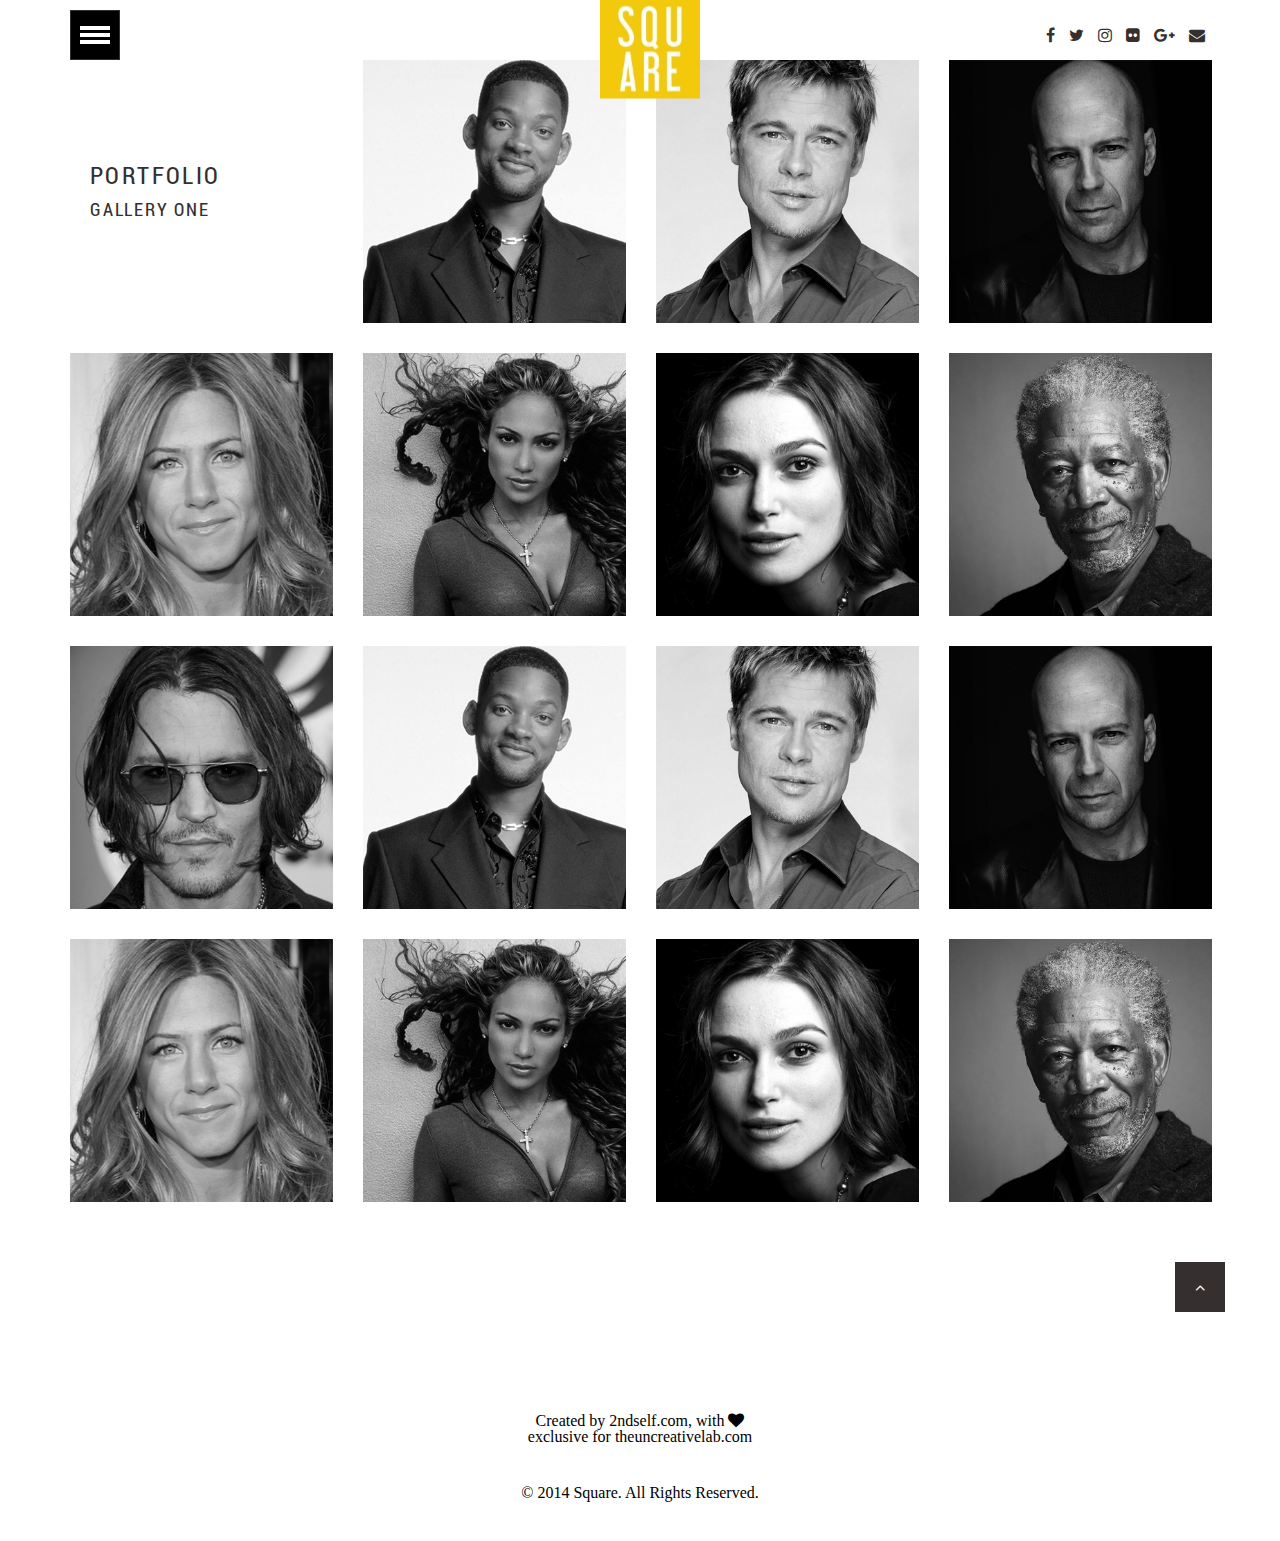
<file: portfolio.html>
<!DOCTYPE html>
<html>
<head>
	<link rel="stylesheet" type="text/css" href="https://stackpath.bootstrapcdn.com/font-awesome/4.7.0/css/font-awesome.min.css">
	<link rel="stylesheet" href="font/roboto/Roboto-Bold.ttf">
	<link rel="stylesheet" href="font/roboto/Roboto-Light.ttf">
	<link rel="stylesheet" href="font/roboto/Roboto-Regular.ttf">
	<link rel="stylesheet" href="font/roboto/RobotoCondensed-Regular.ttf">
	<link rel="stylesheet" type="text/css" href="css/reset.css">
	<link rel="stylesheet" type="text/css" href="css/ibg.css">
	<link rel="stylesheet" type="text/css" href="css/style.css">
	<title>Portfolio</title>
	<meta charset="utf-8">
	<meta name="viewport" content="width=device-width, initial-scale=1">
</head>
<body>
	<div class="wrapper">
<header class="header">
	<div class="container">
		<div class="header__header">
			<div class="header__menu menu">
				<div class="header__menu_mob"></div>
				<div class="menu__burger">
					<span></span>
					<span></span>
					<span></span>
				</div>
				<div class="menu__category">
					<ul class="menu__list">
						<li>
							<a href="#" class="menu__link">portfolio</a>
							<ul class="sub-menu__list">
								<li>
									<div class="sub-menu__triangle-right"></div>
									<a href="#" class="menu__link">Fashion</a>
									<ul class="sub-sub-menu__list">
										<li>
											<div class="sub-sub-menu__triangle-right"></div>
											<a href="portfolio.html" class="menu__link">portfolio</a>
										</li>
										<li>
											<div class="sub-sub-menu__triangle-right"></div>
											<a href="portfolio.html" class="menu__link">portfolio</a>
										</li>
										<li>
											<div class="sub-sub-menu__triangle-right"></div>
											<a href="portfolio.html" class="menu__link">portfolio</a>
										</li>
										<li>
											<div class="sub-sub-menu__triangle-right"></div>
											<a href="portfolio.html" class="menu__link">portfolio</a>
										</li>
										<li>
											<div class="sub-sub-menu__triangle-right"></div>
											<a href="portfolio.html" class="menu__link">portfolio</a>
										</li>
									</ul>
								</li>
								<li>
									<div class="sub-menu__triangle-right"></div>
									<a href="#" class="menu__link">Editorial</a>
									<ul class="sub-sub-menu__list">
										<li>
											<div class="sub-sub-menu__triangle-right"></div>
											<a href="portfolio.html" class="menu__link">portfolio</a>
										</li>
										<li>
											<div class="sub-sub-menu__triangle-right"></div>
											<a href="portfolio.html" class="menu__link">portfolio</a>
										</li>
										<li>
											<div class="sub-sub-menu__triangle-right"></div>
											<a href="portfolio.html" class="menu__link">portfolio</a>
										</li>
										<li>
											<div class="sub-sub-menu__triangle-right"></div>
											<a href="portfolio.html" class="menu__link">portfolio</a>
										</li>
										<li>
											<div class="sub-sub-menu__triangle-right"></div>
											<a href="portfolio.html" class="menu__link">portfolio</a>
										</li>
									</ul>
								</li>
								<li>
									<div class="sub-menu__triangle-right"></div>
									<a href="#" class="menu__link">street</a>
									<ul class="sub-sub-menu__list">
										<li>
											<div class="sub-sub-menu__triangle-right"></div>
											<a href="portfolio.html" class="menu__link">portfolio</a>
										</li>
										<li>
											<div class="sub-sub-menu__triangle-right"></div>
											<a href="portfolio.html" class="menu__link">portfolio</a>
										</li>
										<li>
											<div class="sub-sub-menu__triangle-right"></div>
											<a href="portfolio.html" class="menu__link">portfolio</a>
										</li>
										<li>
											<div class="sub-sub-menu__triangle-right"></div>
											<a href="portfolio.html" class="menu__link">portfolio</a>
										</li>
										<li>
											<div class="sub-sub-menu__triangle-right"></div>
											<a href="portfolio.html" class="menu__link">portfolio</a>
										</li>
									</ul>
								</li>
								<li>
									<div class="sub-menu__triangle-right"></div>
									<a href="#" class="menu__link">black white</a>
									<ul class="sub-sub-menu__list">
										<li>
											<div class="sub-sub-menu__triangle-right"></div>
											<a href="portfolio.html" class="menu__link">portfolio</a>
										</li>
										<li>
											<div class="sub-sub-menu__triangle-right"></div>
											<a href="portfolio.html" class="menu__link">portfolio</a>
										</li>
										<li>
											<div class="sub-sub-menu__triangle-right"></div>
											<a href="portfolio.html" class="menu__link">portfolio</a>
										</li>
										<li>
											<div class="sub-sub-menu__triangle-right"></div>
											<a href="portfolio.html" class="menu__link">portfolio</a>
										</li>
										<li>
											<div class="sub-sub-menu__triangle-right"></div>
											<a href="portfolio.html" class="menu__link">portfolio</a>
										</li>
									</ul>
								</li>
								<li>
									<div class="sub-menu__triangle-right"></div>
									<a href="#" class="menu__link">personal</a>
									<ul class="sub-sub-menu__list">
										<li>
											<div class="sub-sub-menu__triangle-right"></div>
											<a href="portfolio.html" class="menu__link">portfolio</a>
										</li>
										<li>
											<div class="sub-sub-menu__triangle-right"></div>
											<a href="portfolio.html" class="menu__link">portfolio</a>
										</li>
										<li>
											<div class="sub-sub-menu__triangle-right"></div>
											<a href="portfolio.html" class="menu__link">portfolio</a>
										</li>
										<li>
											<div class="sub-sub-menu__triangle-right"></div>
											<a href="portfolio.html" class="menu__link">portfolio</a>
										</li>
										<li>
											<div class="sub-sub-menu__triangle-right"></div>
											<a href="portfolio.html" class="menu__link">portfolio</a>
										</li>
									</ul>
								</li>
							</ul>
						</li>
						<li>
							<a href="#" class="menu__link">clients</a>
							<ul class="sub-menu__list">
								<li>
									<div class="sub-menu__triangle-right"></div>
									<a href="#" class="menu__link">Fashion</a>
									<ul class="sub-sub-menu__list">
										<li>
											<div class="sub-sub-menu__triangle-right"></div>
											<a href="" class="menu__link">Fashion</a>
										</li>
										<li>
											<div class="sub-sub-menu__triangle-right"></div>
											<a href="" class="menu__link">Editorial</a>
										</li>
										<li>
											<div class="sub-sub-menu__triangle-right"></div>
											<a href="" class="menu__link">street</a>
										</li>
										<li>
											<div class="sub-sub-menu__triangle-right"></div>
											<a href="" class="menu__link">black white</a>
										</li>
										<li>
											<div class="sub-sub-menu__triangle-right"></div>
											<a href="" class="menu__link">personal</a>
										</li>
									</ul>
								</li>
								<li>
									<div class="sub-menu__triangle-right"></div>
									<a href="#" class="menu__link">Editorial</a>
									<ul class="sub-sub-menu__list">
										<li>
											<div class="sub-sub-menu__triangle-right"></div>
											<a href="" class="menu__link">Fashion</a>
										</li>
										<li>
											<div class="sub-sub-menu__triangle-right"></div>
											<a href="" class="menu__link">Editorial</a>
										</li>
										<li>
											<div class="sub-sub-menu__triangle-right"></div>
											<a href="" class="menu__link">street</a>
										</li>
										<li>
											<div class="sub-sub-menu__triangle-right"></div>
											<a href="" class="menu__link">black white</a>
										</li>
										<li>
											<div class="sub-sub-menu__triangle-right"></div>
											<a href="" class="menu__link">personal</a>
										</li>
									</ul>
								</li>
								<li>
									<div class="sub-menu__triangle-right"></div>
									<a href="#" class="menu__link">street</a>
									<ul class="sub-sub-menu__list">
										<li>
											<div class="sub-sub-menu__triangle-right"></div>
											<a href="" class="menu__link">Fashion</a>
										</li>
										<li>
											<div class="sub-sub-menu__triangle-right"></div>
											<a href="" class="menu__link">Editorial</a>
										</li>
										<li>
											<div class="sub-sub-menu__triangle-right"></div>
											<a href="" class="menu__link">street</a>
										</li>
										<li>
											<div class="sub-sub-menu__triangle-right"></div>
											<a href="" class="menu__link">black white</a>
										</li>
										<li>
											<div class="sub-sub-menu__triangle-right"></div>
											<a href="" class="menu__link">personal</a>
										</li>
									</ul>
								</li>
								<li>
									<div class="sub-menu__triangle-right"></div>
									<a href="#" class="menu__link">black white</a>
									<ul class="sub-sub-menu__list">
										<li>
											<div class="sub-sub-menu__triangle-right"></div>
											<a href="" class="menu__link">Fashion</a>
										</li>
										<li>
											<div class="sub-sub-menu__triangle-right"></div>
											<a href="" class="menu__link">Editorial</a>
										</li>
										<li>
											<div class="sub-sub-menu__triangle-right"></div>
											<a href="" class="menu__link">street</a>
										</li>
										<li>
											<div class="sub-sub-menu__triangle-right"></div>
											<a href="" class="menu__link">black white</a>
										</li>
										<li>
											<div class="sub-sub-menu__triangle-right"></div>
											<a href="" class="menu__link">personal</a>
										</li>
									</ul>
								</li>
								<li>
									<div class="sub-menu__triangle-right"></div>
									<a href="#" class="menu__link">personal</a>
									<ul class="sub-sub-menu__list">
										<li>
											<div class="sub-sub-menu__triangle-right"></div>
											<a href="" class="menu__link">Fashion</a>
										</li>
										<li>
											<div class="sub-sub-menu__triangle-right"></div>
											<a href="" class="menu__link">Editorial</a>
										</li>
										<li>
											<div class="sub-sub-menu__triangle-right"></div>
											<a href="" class="menu__link">street</a>
										</li>
										<li>
											<div class="sub-sub-menu__triangle-right"></div>
											<a href="" class="menu__link">black white</a>
										</li>
										<li>
											<div class="sub-sub-menu__triangle-right"></div>
											<a href="" class="menu__link">personal</a>
										</li>
									</ul>
								</li>
							</ul>
						</li>
						<li>
							<a href="#" class="menu__link">news</a>
							<ul class="sub-menu__list">
								<li>
									<div class="sub-menu__triangle-right"></div>
									<a href="#" class="menu__link">Fashion</a>
									<ul class="sub-sub-menu__list">
										<li>
											<div class="sub-sub-menu__triangle-right"></div>
											<a href="news.html" class="menu__link">news</a>
										</li>
										<li>
											<div class="sub-sub-menu__triangle-right"></div>
											<a href="news.html" class="menu__link">News</a>
										</li>
										<li>
											<div class="sub-sub-menu__triangle-right"></div>
											<a href="news.html" class="menu__link">news</a>
										</li>
										<li>
											<div class="sub-sub-menu__triangle-right"></div>
											<a href="news.html" class="menu__link">news</a>
										</li>
										<li>
											<div class="sub-sub-menu__triangle-right"></div>
											<a href="news.html" class="menu__link">news</a>
										</li>
									</ul>
								</li>
								<li>
									<div class="sub-menu__triangle-right"></div>
									<a href="#" class="menu__link">Editorial</a>
									<ul class="sub-sub-menu__list">
										<li>
											<div class="sub-sub-menu__triangle-right"></div>
											<a href="news.html" class="menu__link">news</a>
										</li>
										<li>
											<div class="sub-sub-menu__triangle-right"></div>
											<a href="news.html" class="menu__link">News</a>
										</li>
										<li>
											<div class="sub-sub-menu__triangle-right"></div>
											<a href="news.html" class="menu__link">news</a>
										</li>
										<li>
											<div class="sub-sub-menu__triangle-right"></div>
											<a href="news.html" class="menu__link">news</a>
										</li>
										<li>
											<div class="sub-sub-menu__triangle-right"></div>
											<a href="news.html" class="menu__link">news</a>
										</li>
									</ul>
								</li>
								<li>
									<div class="sub-menu__triangle-right"></div>
									<a href="#" class="menu__link">street</a>
									<ul class="sub-sub-menu__list">
										<li>
											<div class="sub-sub-menu__triangle-right"></div>
											<a href="news.html" class="menu__link">news</a>
										</li>
										<li>
											<div class="sub-sub-menu__triangle-right"></div>
											<a href="news.html" class="menu__link">News</a>
										</li>
										<li>
											<div class="sub-sub-menu__triangle-right"></div>
											<a href="news.html" class="menu__link">news</a>
										</li>
										<li>
											<div class="sub-sub-menu__triangle-right"></div>
											<a href="news.html" class="menu__link">news</a>
										</li>
										<li>
											<div class="sub-sub-menu__triangle-right"></div>
											<a href="news.html" class="menu__link">news</a>
										</li>
									</ul>
								</li>
								<li>
									<div class="sub-menu__triangle-right"></div>
									<a href="#" class="menu__link">black white</a>
									<ul class="sub-sub-menu__list">
										<li>
											<div class="sub-sub-menu__triangle-right"></div>
											<a href="news.html" class="menu__link">news</a>
										</li>
										<li>
											<div class="sub-sub-menu__triangle-right"></div>
											<a href="news.html" class="menu__link">News</a>
										</li>
										<li>
											<div class="sub-sub-menu__triangle-right"></div>
											<a href="news.html" class="menu__link">news</a>
										</li>
										<li>
											<div class="sub-sub-menu__triangle-right"></div>
											<a href="news.html" class="menu__link">news</a>
										</li>
										<li>
											<div class="sub-sub-menu__triangle-right"></div>
											<a href="news.html" class="menu__link">news</a>
										</li>
									</ul>
								</li>
								<li>
									<div class="sub-menu__triangle-right"></div>
									<a href="#" class="menu__link">personal</a>
									<ul class="sub-sub-menu__list">
										<li>
											<div class="sub-sub-menu__triangle-right"></div>
											<a href="news.html" class="menu__link">news</a>
										</li>
										<li>
											<div class="sub-sub-menu__triangle-right"></div>
											<a href="news.html" class="menu__link">News</a>
										</li>
										<li>
											<div class="sub-sub-menu__triangle-right"></div>
											<a href="news.html" class="menu__link">news</a>
										</li>
										<li>
											<div class="sub-sub-menu__triangle-right"></div>
											<a href="news.html" class="menu__link">news</a>
										</li>
										<li>
											<div class="sub-sub-menu__triangle-right"></div>
											<a href="news.html" class="menu__link">news</a>
										</li>
									</ul>
								</li>
							</ul>
						</li>
						<li>
							<a href="#" class="menu__link">abot me</a>
							<ul class="sub-menu__list">
								<li>
									<div class="sub-menu__triangle-right"></div>
									<a href="#" class="menu__link">Fashion</a>
									<ul class="sub-sub-menu__list">
										<li>
											<div class="sub-sub-menu__triangle-right"></div>
											<a href="about me.html" class="menu__link">about me</a>
										</li>
										<li>
											<div class="sub-sub-menu__triangle-right"></div>
											<a href="about me.html" class="menu__link">about me</a>
										</li>
										<li>
											<div class="sub-sub-menu__triangle-right"></div>
											<a href="about me.html" class="menu__link">about me</a>
										</li>
										<li>
											<div class="sub-sub-menu__triangle-right"></div>
											<a href="about me.html" class="menu__link">about me</a>
										</li>
										<li>
											<div class="sub-sub-menu__triangle-right"></div>
											<a href="about me.html" class="menu__link">about me</a>
										</li>
									</ul>
								</li>
								<li>
									<div class="sub-menu__triangle-right"></div>
									<a href="#" class="menu__link">Editorial</a>
									<ul class="sub-sub-menu__list">
										<li>
											<div class="sub-sub-menu__triangle-right"></div>
											<a href="about me.html" class="menu__link">about me</a>
										</li>
										<li>
											<div class="sub-sub-menu__triangle-right"></div>
											<a href="about me.html" class="menu__link">about me</a>
										</li>
										<li>
											<div class="sub-sub-menu__triangle-right"></div>
											<a href="about me.html" class="menu__link">about me</a>
										</li>
										<li>
											<div class="sub-sub-menu__triangle-right"></div>
											<a href="about me.html" class="menu__link">about me</a>
										</li>
										<li>
											<div class="sub-sub-menu__triangle-right"></div>
											<a href="about me.html" class="menu__link">about me</a>
										</li>
									</ul>
								</li>
								<li>
									<div class="sub-menu__triangle-right"></div>
									<a href="#" class="menu__link">street</a>
									<ul class="sub-sub-menu__list">
										<li>
											<div class="sub-sub-menu__triangle-right"></div>
											<a href="about me.html" class="menu__link">about me</a>
										</li>
										<li>
											<div class="sub-sub-menu__triangle-right"></div>
											<a href="about me.html" class="menu__link">about me</a>
										</li>
										<li>
											<div class="sub-sub-menu__triangle-right"></div>
											<a href="about me.html" class="menu__link">about me</a>
										</li>
										<li>
											<div class="sub-sub-menu__triangle-right"></div>
											<a href="about me.html" class="menu__link">about me</a>
										</li>
										<li>
											<div class="sub-sub-menu__triangle-right"></div>
											<a href="about me.html" class="menu__link">about me</a>
										</li>
									</ul>
								</li>
								<li>
									<div class="sub-menu__triangle-right"></div>
									<a href="#" class="menu__link">black white</a>
									<ul class="sub-sub-menu__list">
										<li>
											<div class="sub-sub-menu__triangle-right"></div>
											<a href="about me.html" class="menu__link">about me</a>
										</li>
										<li>
											<div class="sub-sub-menu__triangle-right"></div>
											<a href="about me.html" class="menu__link">about me</a>
										</li>
										<li>
											<div class="sub-sub-menu__triangle-right"></div>
											<a href="about me.html" class="menu__link">about me</a>
										</li>
										<li>
											<div class="sub-sub-menu__triangle-right"></div>
											<a href="about me.html" class="menu__link">about me</a>
										</li>
										<li>
											<div class="sub-sub-menu__triangle-right"></div>
											<a href="about me.html" class="menu__link">about me</a>
										</li>
									</ul>
								</li>
								<li>
									<div class="sub-menu__triangle-right"></div>
									<a href="#" class="menu__link">personal</a>
									<ul class="sub-sub-menu__list">
										<li>
											<div class="sub-sub-menu__triangle-right"></div>
											<a href="about me.html" class="menu__link">about me</a>
										</li>
										<li>
											<div class="sub-sub-menu__triangle-right"></div>
											<a href="about me.html" class="menu__link">about me</a>
										</li>
										<li>
											<div class="sub-sub-menu__triangle-right"></div>
											<a href="about me.html" class="menu__link">about me</a>
										</li>
										<li>
											<div class="sub-sub-menu__triangle-right"></div>
											<a href="about me.html" class="menu__link">about me</a>
										</li>
										<li>
											<div class="sub-sub-menu__triangle-right"></div>
											<a href="about me.html" class="menu__link">about me</a>
										</li>
									</ul>
								</li>
							</ul>
						</li>
						<li>
							<a href="#" class="menu__link">contact</a>
							<ul class="sub-menu__list">
								<li>
									<div class="sub-menu__triangle-right"></div>
									<a href="#" class="menu__link">Fashion</a>
									<ul class="sub-sub-menu__list">
										<li>
											<div class="sub-sub-menu__triangle-right"></div>
											<a href="contact.html" class="menu__link">contact</a>
										</li>
										<li>
											<div class="sub-sub-menu__triangle-right"></div>
											<a href="contact.html" class="menu__link">contact</a>
										</li>
										<li>
											<div class="sub-sub-menu__triangle-right"></div>
											<a href="contact.html" class="menu__link">contact</a>
										</li>
										<li>
											<div class="sub-sub-menu__triangle-right"></div>
											<a href="contact.html" class="menu__link">contact</a>
										</li>
										<li>
											<div class="sub-sub-menu__triangle-right"></div>
											<a href="contact.html" class="menu__link">contact</a>
										</li>
									</ul>
								</li>
								<li>
									<div class="sub-menu__triangle-right"></div>
									<a href="#" class="menu__link">Editorial</a>
									<ul class="sub-sub-menu__list">
										<li>
											<div class="sub-sub-menu__triangle-right"></div>
											<a href="contact.html" class="menu__link">contact</a>
										</li>
										<li>
											<div class="sub-sub-menu__triangle-right"></div>
											<a href="contact.html" class="menu__link">contact</a>
										</li>
										<li>
											<div class="sub-sub-menu__triangle-right"></div>
											<a href="contact.html" class="menu__link">contact</a>
										</li>
										<li>
											<div class="sub-sub-menu__triangle-right"></div>
											<a href="contact.html" class="menu__link">contact</a>
										</li>
										<li>
											<div class="sub-sub-menu__triangle-right"></div>
											<a href="contact.html" class="menu__link">contact</a>
										</li>
									</ul>
								</li>
								<li>
									<div class="sub-menu__triangle-right"></div>
									<a href="#" class="menu__link">street</a>
									<ul class="sub-sub-menu__list">
										<li>
											<div class="sub-sub-menu__triangle-right"></div>
											<a href="contact.html" class="menu__link">contact</a>
										</li>
										<li>
											<div class="sub-sub-menu__triangle-right"></div>
											<a href="contact.html" class="menu__link">contact</a>
										</li>
										<li>
											<div class="sub-sub-menu__triangle-right"></div>
											<a href="contact.html" class="menu__link">contact</a>
										</li>
										<li>
											<div class="sub-sub-menu__triangle-right"></div>
											<a href="contact.html" class="menu__link">contact</a>
										</li>
										<li>
											<div class="sub-sub-menu__triangle-right"></div>
											<a href="contact.html" class="menu__link">contact</a>
										</li>
									</ul>
								</li>
								<li>
									<div class="sub-menu__triangle-right"></div>
									<a href="#" class="menu__link">black white</a>
									<ul class="sub-sub-menu__list">
										<li>
											<div class="sub-sub-menu__triangle-right"></div>
											<a href="contact.html" class="menu__link">contact</a>
										</li>
										<li>
											<div class="sub-sub-menu__triangle-right"></div>
											<a href="contact.html" class="menu__link">contact</a>
										</li>
										<li>
											<div class="sub-sub-menu__triangle-right"></div>
											<a href="contact.html" class="menu__link">contact</a>
										</li>
										<li>
											<div class="sub-sub-menu__triangle-right"></div>
											<a href="contact.html" class="menu__link">contact</a>
										</li>
										<li>
											<div class="sub-sub-menu__triangle-right"></div>
											<a href="contact.html" class="menu__link">contact</a>
										</li>
									</ul>
								</li>
								<li>
									<div class="sub-menu__triangle-right"></div>
									<a href="#" class="menu__link">personal</a>
									<ul class="sub-sub-menu__list">
										<li>
											<div class="sub-sub-menu__triangle-right"></div>
											<a href="contact.html" class="menu__link">contact</a>
										</li>
										<li>
											<div class="sub-sub-menu__triangle-right"></div>
											<a href="contact.html" class="menu__link">contact</a>
										</li>
										<li>
											<div class="sub-sub-menu__triangle-right"></div>
											<a href="contact.html" class="menu__link">contact</a>
										</li>
										<li>
											<div class="sub-sub-menu__triangle-right"></div>
											<a href="contact.html" class="menu__link">contact</a>
										</li>
										<li>
											<div class="sub-sub-menu__triangle-right"></div>
											<a href="contact.html" class="menu__link">contact</a>
										</li>
									</ul>
								</li>
							</ul>
						</li>
					</ul>
				</div>
			</div>
			<div class="header__logo">
				<a href="index.html">
					<img src="img/square_logo.jpg" alt="logo">
				</a>
			</div>
			<div class="header__social">
				<a href="#" class="header__social_link">
					<i class="fa fa-facebook" aria-hidden="true"></i>
				</a>
				<a href="#" class="header__social_link">
					<i class="fa fa-twitter" aria-hidden="true"></i>
				</a>
				<a href="#" class="header__social_link">
					<i class="fa fa-instagram" aria-hidden="true"></i>
				</a>
				<a href="#" class="header__social_link">
					<i class="fa fa-flickr" aria-hidden="true"></i>
				</a>
				<a href="#" class="header__social_link">
					<i class="fa fa-google-plus" aria-hidden="true"></i>
				</a>
				<a href="#" class="header__social_link">
					<i class="fa fa-envelope" aria-hidden="true"></i>
				</a>
			</div>
		</div>
	</div>
</header>		<div class="grid">
			<div class="container">
				<div class="grid__grid">
					<div class="grid__cell G-one">
						<h2 class="grid__title">Portfolio</h2>
						<h3 class="grid__text">Gallery one</h3>
					</div>
					<div class="grid__cell G-two">
						<h2 class="grid__title">Portfolio</h2>
						<h3 class="grid__text">Gallery two</h3>
					</div>
					<div class="grid__cell G-three">
						<h2 class="grid__title">Portfolio</h2>
						<h3 class="grid__text">Gallery three</h3>
					</div>
					<a href="#popup" class="grid__cell popup-link">
						<img src="img/photo1.jpg" alt="">
						<div class="grid__hover">
							<i class="fa fa-search" aria-hidden="true"></i>
						</div>
					</a>
					<a href="#popup" class="grid__cell popup-link">
						<img src="img/photo2.jpg" alt="">
						<div class="grid__hover">
							<i class="fa fa-search" aria-hidden="true"></i>
						</div>
					</a>
					<a href="#popup" class="grid__cell popup-link">
						<img src="img/photo3.jpg" alt="">
						<div class="grid__hover">
							<i class="fa fa-search" aria-hidden="true"></i>
						</div>
					</a>
					<a href="#popup" class="grid__cell popup-link">
						<img src="img/photo4.jpg" alt="">
						<div class="grid__hover">
							<i class="fa fa-search" aria-hidden="true"></i>
						</div>
					</a>
					<a href="#popup" class="grid__cell popup-link">
						<img src="img/photo5.jpg" alt="">
						<div class="grid__hover">
							<i class="fa fa-search" aria-hidden="true"></i>
						</div>
					</a>
					<a href="#popup" class="grid__cell popup-link">
						<img src="img/photo6.jpg" alt="">
						<div class="grid__hover">
							<i class="fa fa-search" aria-hidden="true"></i>
						</div>
					</a>
					<a href="#popup" class="grid__cell popup-link">
						<img src="img/photo7.jpg" alt="">
						<div class="grid__hover">
							<i class="fa fa-search" aria-hidden="true"></i>
						</div>
					</a>
					<a href="#popup" class="grid__cell popup-link">
						<img src="img/photo8.jpg" alt="">
						<div class="grid__hover">
							<i class="fa fa-search" aria-hidden="true"></i>
						</div>
					</a>
					<a href="#popup" class="grid__cell popup-link big">
						<img src="img/photo1.jpg" alt="">
						<div class="grid__hover">
							<i class="fa fa-search" aria-hidden="true"></i>
						</div>
					</a>
					<a href="#popup" class="grid__cell popup-link big">
						<img src="img/photo2.jpg" alt="">
						<div class="grid__hover">
							<i class="fa fa-search" aria-hidden="true"></i>
						</div>
					</a>
					<a href="#popup" class="grid__cell popup-link big">
						<img src="img/photo3.jpg" alt="">
						<div class="grid__hover">
							<i class="fa fa-search" aria-hidden="true"></i>
						</div>
					</a>
					<a href="#popup" class="grid__cell popup-link big">
						<img src="img/photo4.jpg" alt="">
						<div class="grid__hover">
							<i class="fa fa-search" aria-hidden="true"></i>
						</div>
					</a>
					<a href="#popup" class="grid__cell popup-link big">
						<img src="img/photo5.jpg" alt="">
						<div class="grid__hover">
							<i class="fa fa-search" aria-hidden="true"></i>
						</div>
					</a>
					<a href="#popup" class="grid__cell popup-link big">
						<img src="img/photo6.jpg" alt="">
						<div class="grid__hover">
							<i class="fa fa-search" aria-hidden="true"></i>
						</div>
					</a>
					<a href="#popup" class="grid__cell popup-link big">
						<img src="img/photo7.jpg" alt="">
						<div class="grid__hover">
							<i class="fa fa-search" aria-hidden="true"></i>
						</div>
					</a>
				</div>
				<div class="grid__toggle">
					<i class="fa fa-angle-up" aria-hidden="true"></i>
					<ul class="grid__type">
						<li><p class="grid__toggle-1">gallery one</p></li>
						<li><p class="grid__toggle-2">gallery two</p></li>
						<li><p class="grid__toggle-3">gallery three</p></li>
					</ul>
				</div>
			</div>
		</div>
		<div class="popup" id="popup">
			<div class="popup__body">
				<div class="container">
				<div class="popup__content">
					<a href="#" class="close-popup popup-close"><span></span></a>
					<div class="slider__slider">
					<div class="slider__slide slide ibg">
						<img src="img/photo7.jpg" alt="">
						<div class="slide__info">
							<div class="slide__compress">
								<i class="fa fa-compress" aria-hidden="true"></i></div>
							<h2 class="slide__name">morgan freeman</h2>
							<h2 class="slide__profession">actor</h2>
							<p class="slide__info-about">Lorem ipsum dolor sit amet, consectetur adipiscing elit. Quisque fringilla mi orci, ac venenatis ante venenatis eget.</p>
							<div class="slide__icon">
								<i class="fa fa-heart" aria-hidden="true"></i>
								<i class="fa fa-share" aria-hidden="true"></i>
								<i class="fa fa-envelope" aria-hidden="true"></i>
							</div>
						</div>
					</div>
					<div class="slider__slide slide ibg">
						<img src="img/photo7.jpg" alt="">
						<div class="slide__info">
							<div class="slide__compress">
								<i class="fa fa-compress" aria-hidden="true"></i>
							</div>
							<h2 class="slide__name">morgan freeman</h2>
							<h2 class="slide__profession">actor</h2>
							<p class="slide__info-about">Lorem ipsum dolor sit amet, consectetur adipiscing elit. Quisque fringilla mi orci, ac venenatis ante venenatis eget.</p>
							<div class="slide__icon">
								<i class="fa fa-heart" aria-hidden="true"></i>
								<i class="fa fa-share" aria-hidden="true"></i>
								<i class="fa fa-envelope" aria-hidden="true"></i>
							</div>
						</div>
					</div>
					<div class="slider__slide slide ibg">
						<img src="img/photo7.jpg" alt="">
						<div class="slide__info">
							<div class="slide__compress">
								<i class="fa fa-compress" aria-hidden="true"></i>
							</div>
							<h2 class="slide__name">morgan freeman</h2>
							<h2 class="slide__profession">actor</h2>
							<p class="slide__info-about">Lorem ipsum dolor sit amet, consectetur adipiscing elit. Quisque fringilla mi orci, ac venenatis ante venenatis eget.</p>
							<div class="slide__icon">
								<i class="fa fa-heart" aria-hidden="true"></i>
								<i class="fa fa-share" aria-hidden="true"></i>
								<i class="fa fa-envelope" aria-hidden="true"></i>
							</div>
						</div>
					</div>
				</div>
					<div class="slider__arrows"></div>
				</div>
			</div>
			</div>
		</div>
<footer class="footer">
	<div class="container">
		<div class="footer__footer">
			<p class="footer__text">Created by 2ndself.com, with <i class="fa fa-heart" aria-hidden="true"></i><br>
			exclusive for theuncreativelab.com</p>
			<span class="footer__text">© 2014 Square. All Rights Reserved.</span>
		</div>
	</div>
</footer>	</div>
	<script src="https://ajax.googleapis.com/ajax/libs/jquery/3.5.1/jquery.min.js"></script>
	<script type="text/javascript" src="js/slick.min.js"></script>
	<script type="text/javascript" src="js/main.js"></script>
</body>
</html>
</file>
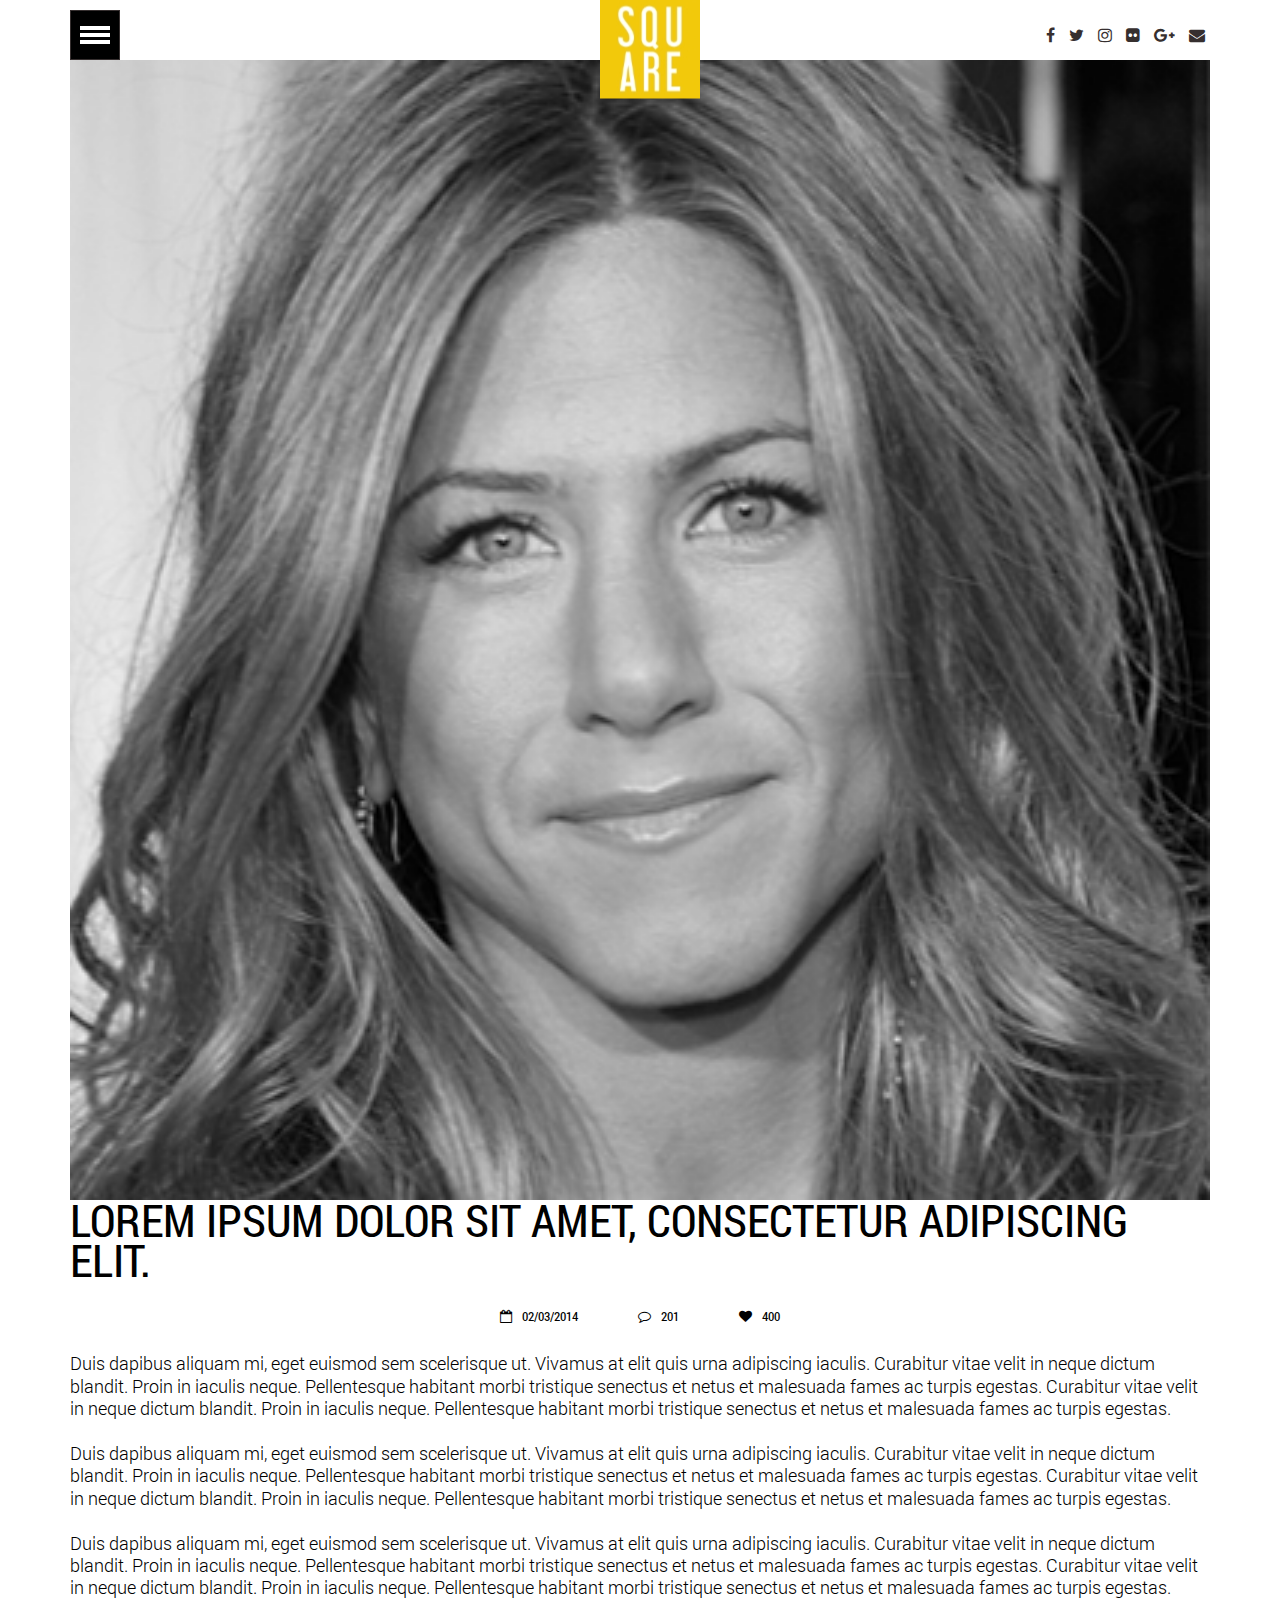
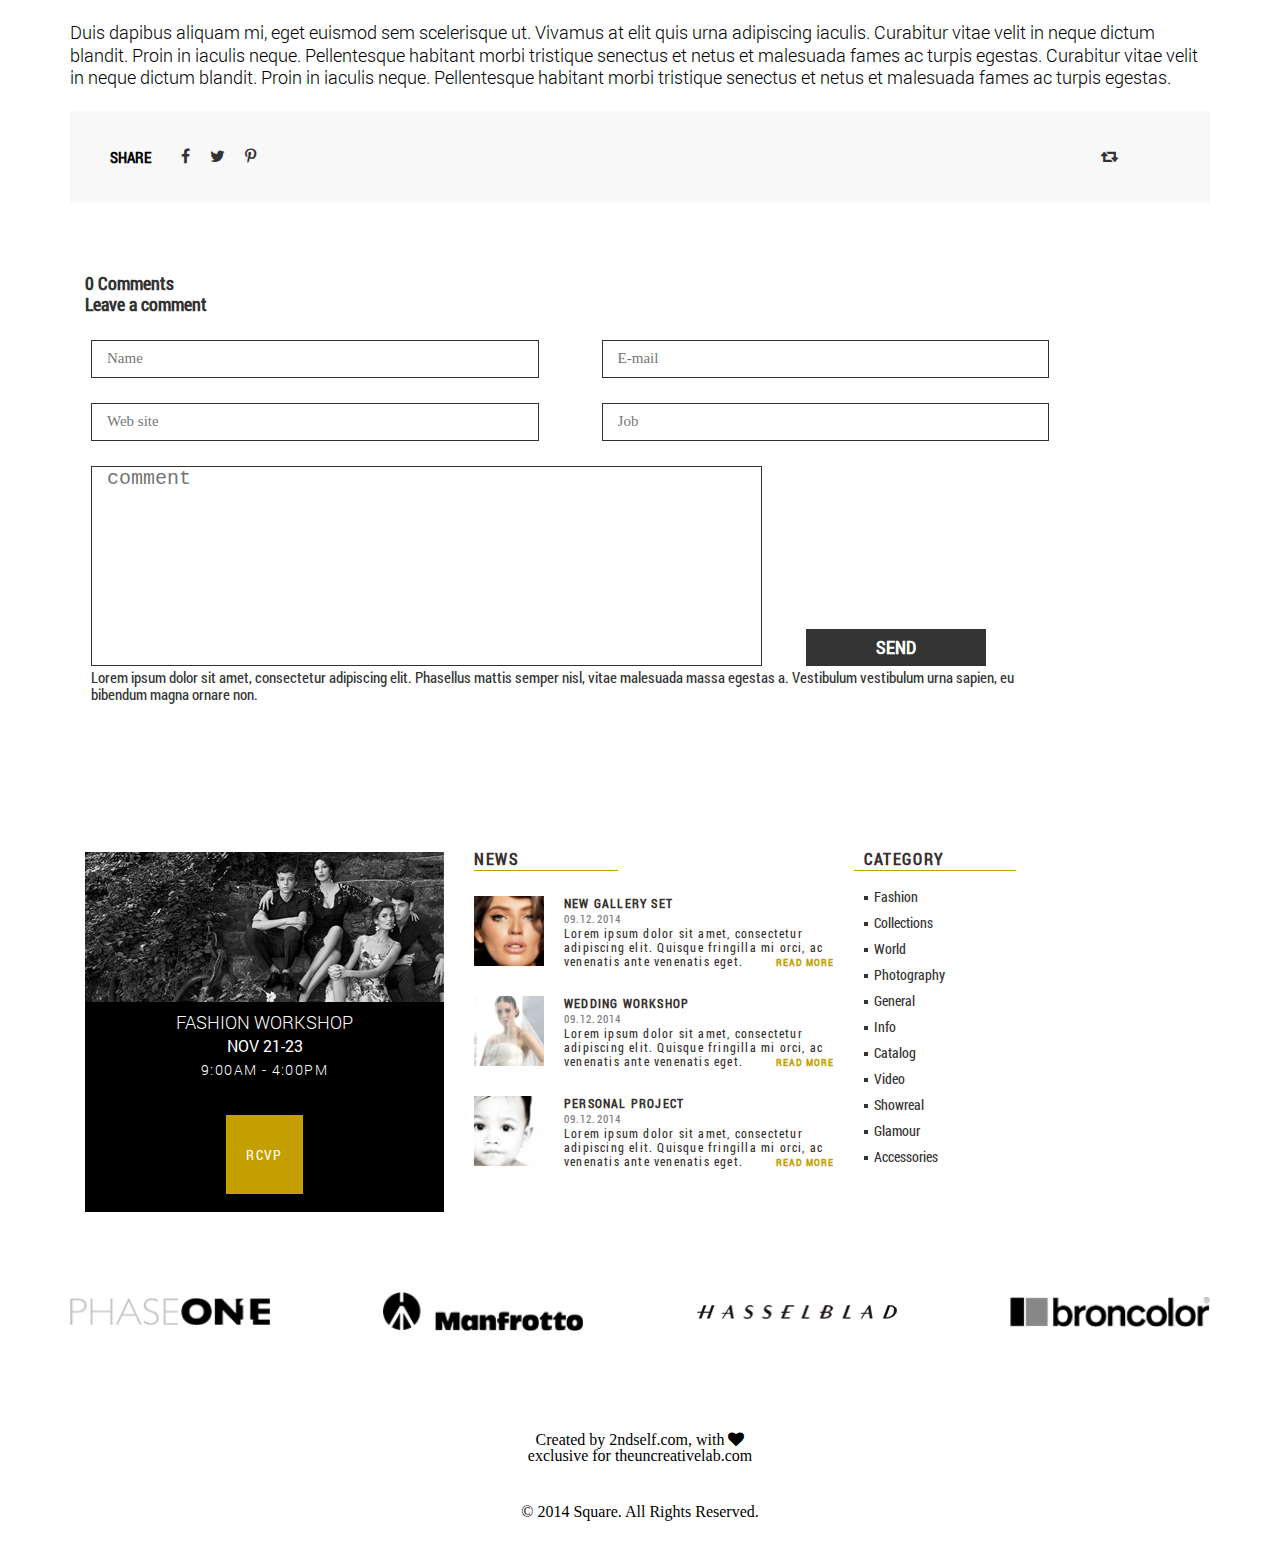
<file: post.html>
<!DOCTYPE html>
<html>
<head>
	<link rel="stylesheet" type="text/css" href="https://stackpath.bootstrapcdn.com/font-awesome/4.7.0/css/font-awesome.min.css">
	<link rel="stylesheet" href="font/roboto/Roboto-Bold.ttf">
	<link rel="stylesheet" href="font/roboto/Roboto-Light.ttf">
	<link rel="stylesheet" href="font/roboto/Roboto-Regular.ttf">
	<link rel="stylesheet" href="font/roboto/RobotoCondensed-Regular.ttf">
	<link rel="stylesheet" type="text/css" href="css/reset.css">
	<link rel="stylesheet" type="text/css" href="css/ibg.css">
	<link rel="stylesheet" type="text/css" href="css/style.css">
	<title>post</title>
	<meta charset="utf-8">
	<meta name="viewport" content="width=device-width, initial-scale=1">
</head>
<body>
	<div class="wrapper">
<header class="header">
	<div class="container">
		<div class="header__header">
			<div class="header__menu menu">
				<div class="header__menu_mob"></div>
				<div class="menu__burger">
					<span></span>
					<span></span>
					<span></span>
				</div>
				<div class="menu__category">
					<ul class="menu__list">
						<li>
							<a href="#" class="menu__link">portfolio</a>
							<ul class="sub-menu__list">
								<li>
									<div class="sub-menu__triangle-right"></div>
									<a href="#" class="menu__link">Fashion</a>
									<ul class="sub-sub-menu__list">
										<li>
											<div class="sub-sub-menu__triangle-right"></div>
											<a href="portfolio.html" class="menu__link">portfolio</a>
										</li>
										<li>
											<div class="sub-sub-menu__triangle-right"></div>
											<a href="portfolio.html" class="menu__link">portfolio</a>
										</li>
										<li>
											<div class="sub-sub-menu__triangle-right"></div>
											<a href="portfolio.html" class="menu__link">portfolio</a>
										</li>
										<li>
											<div class="sub-sub-menu__triangle-right"></div>
											<a href="portfolio.html" class="menu__link">portfolio</a>
										</li>
										<li>
											<div class="sub-sub-menu__triangle-right"></div>
											<a href="portfolio.html" class="menu__link">portfolio</a>
										</li>
									</ul>
								</li>
								<li>
									<div class="sub-menu__triangle-right"></div>
									<a href="#" class="menu__link">Editorial</a>
									<ul class="sub-sub-menu__list">
										<li>
											<div class="sub-sub-menu__triangle-right"></div>
											<a href="portfolio.html" class="menu__link">portfolio</a>
										</li>
										<li>
											<div class="sub-sub-menu__triangle-right"></div>
											<a href="portfolio.html" class="menu__link">portfolio</a>
										</li>
										<li>
											<div class="sub-sub-menu__triangle-right"></div>
											<a href="portfolio.html" class="menu__link">portfolio</a>
										</li>
										<li>
											<div class="sub-sub-menu__triangle-right"></div>
											<a href="portfolio.html" class="menu__link">portfolio</a>
										</li>
										<li>
											<div class="sub-sub-menu__triangle-right"></div>
											<a href="portfolio.html" class="menu__link">portfolio</a>
										</li>
									</ul>
								</li>
								<li>
									<div class="sub-menu__triangle-right"></div>
									<a href="#" class="menu__link">street</a>
									<ul class="sub-sub-menu__list">
										<li>
											<div class="sub-sub-menu__triangle-right"></div>
											<a href="portfolio.html" class="menu__link">portfolio</a>
										</li>
										<li>
											<div class="sub-sub-menu__triangle-right"></div>
											<a href="portfolio.html" class="menu__link">portfolio</a>
										</li>
										<li>
											<div class="sub-sub-menu__triangle-right"></div>
											<a href="portfolio.html" class="menu__link">portfolio</a>
										</li>
										<li>
											<div class="sub-sub-menu__triangle-right"></div>
											<a href="portfolio.html" class="menu__link">portfolio</a>
										</li>
										<li>
											<div class="sub-sub-menu__triangle-right"></div>
											<a href="portfolio.html" class="menu__link">portfolio</a>
										</li>
									</ul>
								</li>
								<li>
									<div class="sub-menu__triangle-right"></div>
									<a href="#" class="menu__link">black white</a>
									<ul class="sub-sub-menu__list">
										<li>
											<div class="sub-sub-menu__triangle-right"></div>
											<a href="portfolio.html" class="menu__link">portfolio</a>
										</li>
										<li>
											<div class="sub-sub-menu__triangle-right"></div>
											<a href="portfolio.html" class="menu__link">portfolio</a>
										</li>
										<li>
											<div class="sub-sub-menu__triangle-right"></div>
											<a href="portfolio.html" class="menu__link">portfolio</a>
										</li>
										<li>
											<div class="sub-sub-menu__triangle-right"></div>
											<a href="portfolio.html" class="menu__link">portfolio</a>
										</li>
										<li>
											<div class="sub-sub-menu__triangle-right"></div>
											<a href="portfolio.html" class="menu__link">portfolio</a>
										</li>
									</ul>
								</li>
								<li>
									<div class="sub-menu__triangle-right"></div>
									<a href="#" class="menu__link">personal</a>
									<ul class="sub-sub-menu__list">
										<li>
											<div class="sub-sub-menu__triangle-right"></div>
											<a href="portfolio.html" class="menu__link">portfolio</a>
										</li>
										<li>
											<div class="sub-sub-menu__triangle-right"></div>
											<a href="portfolio.html" class="menu__link">portfolio</a>
										</li>
										<li>
											<div class="sub-sub-menu__triangle-right"></div>
											<a href="portfolio.html" class="menu__link">portfolio</a>
										</li>
										<li>
											<div class="sub-sub-menu__triangle-right"></div>
											<a href="portfolio.html" class="menu__link">portfolio</a>
										</li>
										<li>
											<div class="sub-sub-menu__triangle-right"></div>
											<a href="portfolio.html" class="menu__link">portfolio</a>
										</li>
									</ul>
								</li>
							</ul>
						</li>
						<li>
							<a href="#" class="menu__link">clients</a>
							<ul class="sub-menu__list">
								<li>
									<div class="sub-menu__triangle-right"></div>
									<a href="#" class="menu__link">Fashion</a>
									<ul class="sub-sub-menu__list">
										<li>
											<div class="sub-sub-menu__triangle-right"></div>
											<a href="" class="menu__link">Fashion</a>
										</li>
										<li>
											<div class="sub-sub-menu__triangle-right"></div>
											<a href="" class="menu__link">Editorial</a>
										</li>
										<li>
											<div class="sub-sub-menu__triangle-right"></div>
											<a href="" class="menu__link">street</a>
										</li>
										<li>
											<div class="sub-sub-menu__triangle-right"></div>
											<a href="" class="menu__link">black white</a>
										</li>
										<li>
											<div class="sub-sub-menu__triangle-right"></div>
											<a href="" class="menu__link">personal</a>
										</li>
									</ul>
								</li>
								<li>
									<div class="sub-menu__triangle-right"></div>
									<a href="#" class="menu__link">Editorial</a>
									<ul class="sub-sub-menu__list">
										<li>
											<div class="sub-sub-menu__triangle-right"></div>
											<a href="" class="menu__link">Fashion</a>
										</li>
										<li>
											<div class="sub-sub-menu__triangle-right"></div>
											<a href="" class="menu__link">Editorial</a>
										</li>
										<li>
											<div class="sub-sub-menu__triangle-right"></div>
											<a href="" class="menu__link">street</a>
										</li>
										<li>
											<div class="sub-sub-menu__triangle-right"></div>
											<a href="" class="menu__link">black white</a>
										</li>
										<li>
											<div class="sub-sub-menu__triangle-right"></div>
											<a href="" class="menu__link">personal</a>
										</li>
									</ul>
								</li>
								<li>
									<div class="sub-menu__triangle-right"></div>
									<a href="#" class="menu__link">street</a>
									<ul class="sub-sub-menu__list">
										<li>
											<div class="sub-sub-menu__triangle-right"></div>
											<a href="" class="menu__link">Fashion</a>
										</li>
										<li>
											<div class="sub-sub-menu__triangle-right"></div>
											<a href="" class="menu__link">Editorial</a>
										</li>
										<li>
											<div class="sub-sub-menu__triangle-right"></div>
											<a href="" class="menu__link">street</a>
										</li>
										<li>
											<div class="sub-sub-menu__triangle-right"></div>
											<a href="" class="menu__link">black white</a>
										</li>
										<li>
											<div class="sub-sub-menu__triangle-right"></div>
											<a href="" class="menu__link">personal</a>
										</li>
									</ul>
								</li>
								<li>
									<div class="sub-menu__triangle-right"></div>
									<a href="#" class="menu__link">black white</a>
									<ul class="sub-sub-menu__list">
										<li>
											<div class="sub-sub-menu__triangle-right"></div>
											<a href="" class="menu__link">Fashion</a>
										</li>
										<li>
											<div class="sub-sub-menu__triangle-right"></div>
											<a href="" class="menu__link">Editorial</a>
										</li>
										<li>
											<div class="sub-sub-menu__triangle-right"></div>
											<a href="" class="menu__link">street</a>
										</li>
										<li>
											<div class="sub-sub-menu__triangle-right"></div>
											<a href="" class="menu__link">black white</a>
										</li>
										<li>
											<div class="sub-sub-menu__triangle-right"></div>
											<a href="" class="menu__link">personal</a>
										</li>
									</ul>
								</li>
								<li>
									<div class="sub-menu__triangle-right"></div>
									<a href="#" class="menu__link">personal</a>
									<ul class="sub-sub-menu__list">
										<li>
											<div class="sub-sub-menu__triangle-right"></div>
											<a href="" class="menu__link">Fashion</a>
										</li>
										<li>
											<div class="sub-sub-menu__triangle-right"></div>
											<a href="" class="menu__link">Editorial</a>
										</li>
										<li>
											<div class="sub-sub-menu__triangle-right"></div>
											<a href="" class="menu__link">street</a>
										</li>
										<li>
											<div class="sub-sub-menu__triangle-right"></div>
											<a href="" class="menu__link">black white</a>
										</li>
										<li>
											<div class="sub-sub-menu__triangle-right"></div>
											<a href="" class="menu__link">personal</a>
										</li>
									</ul>
								</li>
							</ul>
						</li>
						<li>
							<a href="#" class="menu__link">news</a>
							<ul class="sub-menu__list">
								<li>
									<div class="sub-menu__triangle-right"></div>
									<a href="#" class="menu__link">Fashion</a>
									<ul class="sub-sub-menu__list">
										<li>
											<div class="sub-sub-menu__triangle-right"></div>
											<a href="news.html" class="menu__link">news</a>
										</li>
										<li>
											<div class="sub-sub-menu__triangle-right"></div>
											<a href="news.html" class="menu__link">News</a>
										</li>
										<li>
											<div class="sub-sub-menu__triangle-right"></div>
											<a href="news.html" class="menu__link">news</a>
										</li>
										<li>
											<div class="sub-sub-menu__triangle-right"></div>
											<a href="news.html" class="menu__link">news</a>
										</li>
										<li>
											<div class="sub-sub-menu__triangle-right"></div>
											<a href="news.html" class="menu__link">news</a>
										</li>
									</ul>
								</li>
								<li>
									<div class="sub-menu__triangle-right"></div>
									<a href="#" class="menu__link">Editorial</a>
									<ul class="sub-sub-menu__list">
										<li>
											<div class="sub-sub-menu__triangle-right"></div>
											<a href="news.html" class="menu__link">news</a>
										</li>
										<li>
											<div class="sub-sub-menu__triangle-right"></div>
											<a href="news.html" class="menu__link">News</a>
										</li>
										<li>
											<div class="sub-sub-menu__triangle-right"></div>
											<a href="news.html" class="menu__link">news</a>
										</li>
										<li>
											<div class="sub-sub-menu__triangle-right"></div>
											<a href="news.html" class="menu__link">news</a>
										</li>
										<li>
											<div class="sub-sub-menu__triangle-right"></div>
											<a href="news.html" class="menu__link">news</a>
										</li>
									</ul>
								</li>
								<li>
									<div class="sub-menu__triangle-right"></div>
									<a href="#" class="menu__link">street</a>
									<ul class="sub-sub-menu__list">
										<li>
											<div class="sub-sub-menu__triangle-right"></div>
											<a href="news.html" class="menu__link">news</a>
										</li>
										<li>
											<div class="sub-sub-menu__triangle-right"></div>
											<a href="news.html" class="menu__link">News</a>
										</li>
										<li>
											<div class="sub-sub-menu__triangle-right"></div>
											<a href="news.html" class="menu__link">news</a>
										</li>
										<li>
											<div class="sub-sub-menu__triangle-right"></div>
											<a href="news.html" class="menu__link">news</a>
										</li>
										<li>
											<div class="sub-sub-menu__triangle-right"></div>
											<a href="news.html" class="menu__link">news</a>
										</li>
									</ul>
								</li>
								<li>
									<div class="sub-menu__triangle-right"></div>
									<a href="#" class="menu__link">black white</a>
									<ul class="sub-sub-menu__list">
										<li>
											<div class="sub-sub-menu__triangle-right"></div>
											<a href="news.html" class="menu__link">news</a>
										</li>
										<li>
											<div class="sub-sub-menu__triangle-right"></div>
											<a href="news.html" class="menu__link">News</a>
										</li>
										<li>
											<div class="sub-sub-menu__triangle-right"></div>
											<a href="news.html" class="menu__link">news</a>
										</li>
										<li>
											<div class="sub-sub-menu__triangle-right"></div>
											<a href="news.html" class="menu__link">news</a>
										</li>
										<li>
											<div class="sub-sub-menu__triangle-right"></div>
											<a href="news.html" class="menu__link">news</a>
										</li>
									</ul>
								</li>
								<li>
									<div class="sub-menu__triangle-right"></div>
									<a href="#" class="menu__link">personal</a>
									<ul class="sub-sub-menu__list">
										<li>
											<div class="sub-sub-menu__triangle-right"></div>
											<a href="news.html" class="menu__link">news</a>
										</li>
										<li>
											<div class="sub-sub-menu__triangle-right"></div>
											<a href="news.html" class="menu__link">News</a>
										</li>
										<li>
											<div class="sub-sub-menu__triangle-right"></div>
											<a href="news.html" class="menu__link">news</a>
										</li>
										<li>
											<div class="sub-sub-menu__triangle-right"></div>
											<a href="news.html" class="menu__link">news</a>
										</li>
										<li>
											<div class="sub-sub-menu__triangle-right"></div>
											<a href="news.html" class="menu__link">news</a>
										</li>
									</ul>
								</li>
							</ul>
						</li>
						<li>
							<a href="#" class="menu__link">abot me</a>
							<ul class="sub-menu__list">
								<li>
									<div class="sub-menu__triangle-right"></div>
									<a href="#" class="menu__link">Fashion</a>
									<ul class="sub-sub-menu__list">
										<li>
											<div class="sub-sub-menu__triangle-right"></div>
											<a href="about me.html" class="menu__link">about me</a>
										</li>
										<li>
											<div class="sub-sub-menu__triangle-right"></div>
											<a href="about me.html" class="menu__link">about me</a>
										</li>
										<li>
											<div class="sub-sub-menu__triangle-right"></div>
											<a href="about me.html" class="menu__link">about me</a>
										</li>
										<li>
											<div class="sub-sub-menu__triangle-right"></div>
											<a href="about me.html" class="menu__link">about me</a>
										</li>
										<li>
											<div class="sub-sub-menu__triangle-right"></div>
											<a href="about me.html" class="menu__link">about me</a>
										</li>
									</ul>
								</li>
								<li>
									<div class="sub-menu__triangle-right"></div>
									<a href="#" class="menu__link">Editorial</a>
									<ul class="sub-sub-menu__list">
										<li>
											<div class="sub-sub-menu__triangle-right"></div>
											<a href="about me.html" class="menu__link">about me</a>
										</li>
										<li>
											<div class="sub-sub-menu__triangle-right"></div>
											<a href="about me.html" class="menu__link">about me</a>
										</li>
										<li>
											<div class="sub-sub-menu__triangle-right"></div>
											<a href="about me.html" class="menu__link">about me</a>
										</li>
										<li>
											<div class="sub-sub-menu__triangle-right"></div>
											<a href="about me.html" class="menu__link">about me</a>
										</li>
										<li>
											<div class="sub-sub-menu__triangle-right"></div>
											<a href="about me.html" class="menu__link">about me</a>
										</li>
									</ul>
								</li>
								<li>
									<div class="sub-menu__triangle-right"></div>
									<a href="#" class="menu__link">street</a>
									<ul class="sub-sub-menu__list">
										<li>
											<div class="sub-sub-menu__triangle-right"></div>
											<a href="about me.html" class="menu__link">about me</a>
										</li>
										<li>
											<div class="sub-sub-menu__triangle-right"></div>
											<a href="about me.html" class="menu__link">about me</a>
										</li>
										<li>
											<div class="sub-sub-menu__triangle-right"></div>
											<a href="about me.html" class="menu__link">about me</a>
										</li>
										<li>
											<div class="sub-sub-menu__triangle-right"></div>
											<a href="about me.html" class="menu__link">about me</a>
										</li>
										<li>
											<div class="sub-sub-menu__triangle-right"></div>
											<a href="about me.html" class="menu__link">about me</a>
										</li>
									</ul>
								</li>
								<li>
									<div class="sub-menu__triangle-right"></div>
									<a href="#" class="menu__link">black white</a>
									<ul class="sub-sub-menu__list">
										<li>
											<div class="sub-sub-menu__triangle-right"></div>
											<a href="about me.html" class="menu__link">about me</a>
										</li>
										<li>
											<div class="sub-sub-menu__triangle-right"></div>
											<a href="about me.html" class="menu__link">about me</a>
										</li>
										<li>
											<div class="sub-sub-menu__triangle-right"></div>
											<a href="about me.html" class="menu__link">about me</a>
										</li>
										<li>
											<div class="sub-sub-menu__triangle-right"></div>
											<a href="about me.html" class="menu__link">about me</a>
										</li>
										<li>
											<div class="sub-sub-menu__triangle-right"></div>
											<a href="about me.html" class="menu__link">about me</a>
										</li>
									</ul>
								</li>
								<li>
									<div class="sub-menu__triangle-right"></div>
									<a href="#" class="menu__link">personal</a>
									<ul class="sub-sub-menu__list">
										<li>
											<div class="sub-sub-menu__triangle-right"></div>
											<a href="about me.html" class="menu__link">about me</a>
										</li>
										<li>
											<div class="sub-sub-menu__triangle-right"></div>
											<a href="about me.html" class="menu__link">about me</a>
										</li>
										<li>
											<div class="sub-sub-menu__triangle-right"></div>
											<a href="about me.html" class="menu__link">about me</a>
										</li>
										<li>
											<div class="sub-sub-menu__triangle-right"></div>
											<a href="about me.html" class="menu__link">about me</a>
										</li>
										<li>
											<div class="sub-sub-menu__triangle-right"></div>
											<a href="about me.html" class="menu__link">about me</a>
										</li>
									</ul>
								</li>
							</ul>
						</li>
						<li>
							<a href="#" class="menu__link">contact</a>
							<ul class="sub-menu__list">
								<li>
									<div class="sub-menu__triangle-right"></div>
									<a href="#" class="menu__link">Fashion</a>
									<ul class="sub-sub-menu__list">
										<li>
											<div class="sub-sub-menu__triangle-right"></div>
											<a href="contact.html" class="menu__link">contact</a>
										</li>
										<li>
											<div class="sub-sub-menu__triangle-right"></div>
											<a href="contact.html" class="menu__link">contact</a>
										</li>
										<li>
											<div class="sub-sub-menu__triangle-right"></div>
											<a href="contact.html" class="menu__link">contact</a>
										</li>
										<li>
											<div class="sub-sub-menu__triangle-right"></div>
											<a href="contact.html" class="menu__link">contact</a>
										</li>
										<li>
											<div class="sub-sub-menu__triangle-right"></div>
											<a href="contact.html" class="menu__link">contact</a>
										</li>
									</ul>
								</li>
								<li>
									<div class="sub-menu__triangle-right"></div>
									<a href="#" class="menu__link">Editorial</a>
									<ul class="sub-sub-menu__list">
										<li>
											<div class="sub-sub-menu__triangle-right"></div>
											<a href="contact.html" class="menu__link">contact</a>
										</li>
										<li>
											<div class="sub-sub-menu__triangle-right"></div>
											<a href="contact.html" class="menu__link">contact</a>
										</li>
										<li>
											<div class="sub-sub-menu__triangle-right"></div>
											<a href="contact.html" class="menu__link">contact</a>
										</li>
										<li>
											<div class="sub-sub-menu__triangle-right"></div>
											<a href="contact.html" class="menu__link">contact</a>
										</li>
										<li>
											<div class="sub-sub-menu__triangle-right"></div>
											<a href="contact.html" class="menu__link">contact</a>
										</li>
									</ul>
								</li>
								<li>
									<div class="sub-menu__triangle-right"></div>
									<a href="#" class="menu__link">street</a>
									<ul class="sub-sub-menu__list">
										<li>
											<div class="sub-sub-menu__triangle-right"></div>
											<a href="contact.html" class="menu__link">contact</a>
										</li>
										<li>
											<div class="sub-sub-menu__triangle-right"></div>
											<a href="contact.html" class="menu__link">contact</a>
										</li>
										<li>
											<div class="sub-sub-menu__triangle-right"></div>
											<a href="contact.html" class="menu__link">contact</a>
										</li>
										<li>
											<div class="sub-sub-menu__triangle-right"></div>
											<a href="contact.html" class="menu__link">contact</a>
										</li>
										<li>
											<div class="sub-sub-menu__triangle-right"></div>
											<a href="contact.html" class="menu__link">contact</a>
										</li>
									</ul>
								</li>
								<li>
									<div class="sub-menu__triangle-right"></div>
									<a href="#" class="menu__link">black white</a>
									<ul class="sub-sub-menu__list">
										<li>
											<div class="sub-sub-menu__triangle-right"></div>
											<a href="contact.html" class="menu__link">contact</a>
										</li>
										<li>
											<div class="sub-sub-menu__triangle-right"></div>
											<a href="contact.html" class="menu__link">contact</a>
										</li>
										<li>
											<div class="sub-sub-menu__triangle-right"></div>
											<a href="contact.html" class="menu__link">contact</a>
										</li>
										<li>
											<div class="sub-sub-menu__triangle-right"></div>
											<a href="contact.html" class="menu__link">contact</a>
										</li>
										<li>
											<div class="sub-sub-menu__triangle-right"></div>
											<a href="contact.html" class="menu__link">contact</a>
										</li>
									</ul>
								</li>
								<li>
									<div class="sub-menu__triangle-right"></div>
									<a href="#" class="menu__link">personal</a>
									<ul class="sub-sub-menu__list">
										<li>
											<div class="sub-sub-menu__triangle-right"></div>
											<a href="contact.html" class="menu__link">contact</a>
										</li>
										<li>
											<div class="sub-sub-menu__triangle-right"></div>
											<a href="contact.html" class="menu__link">contact</a>
										</li>
										<li>
											<div class="sub-sub-menu__triangle-right"></div>
											<a href="contact.html" class="menu__link">contact</a>
										</li>
										<li>
											<div class="sub-sub-menu__triangle-right"></div>
											<a href="contact.html" class="menu__link">contact</a>
										</li>
										<li>
											<div class="sub-sub-menu__triangle-right"></div>
											<a href="contact.html" class="menu__link">contact</a>
										</li>
									</ul>
								</li>
							</ul>
						</li>
					</ul>
				</div>
			</div>
			<div class="header__logo">
				<a href="index.html">
					<img src="img/square_logo.jpg" alt="logo">
				</a>
			</div>
			<div class="header__social">
				<a href="#" class="header__social_link">
					<i class="fa fa-facebook" aria-hidden="true"></i>
				</a>
				<a href="#" class="header__social_link">
					<i class="fa fa-twitter" aria-hidden="true"></i>
				</a>
				<a href="#" class="header__social_link">
					<i class="fa fa-instagram" aria-hidden="true"></i>
				</a>
				<a href="#" class="header__social_link">
					<i class="fa fa-flickr" aria-hidden="true"></i>
				</a>
				<a href="#" class="header__social_link">
					<i class="fa fa-google-plus" aria-hidden="true"></i>
				</a>
				<a href="#" class="header__social_link">
					<i class="fa fa-envelope" aria-hidden="true"></i>
				</a>
			</div>
		</div>
	</div>
</header>		<div class="post">
			<div class="container">
				<div class="post__post">
					<img src="img/photo4.jpg" alt="">
					<div class="post__content">
						<h2 class="post__title">
							Lorem ipsum dolor sit amet, consectetur adipiscing elit.
						</h2>
						<div class="post__icon">
							<i class="fa fa-calendar-o" aria-hidden="true"></i>
							<p>02/03/2014</p>
							<i class="fa fa-comment-o" aria-hidden="true"></i>
							<p>201</p>
							<i class="fa fa-heart" aria-hidden="true"></i>
							<p>400</p>
						</div>
						<p class="post__text">
							Duis dapibus aliquam mi, eget euismod sem scelerisque ut. Vivamus at elit quis urna adipiscing iaculis. Curabitur vitae velit in neque dictum blandit. Proin in iaculis neque. Pellentesque habitant morbi tristique senectus et netus et malesuada fames ac turpis egestas. Curabitur vitae velit in neque dictum blandit. Proin in iaculis neque. Pellentesque habitant morbi tristique senectus et netus et malesuada fames ac turpis egestas. <br><br>

							Duis dapibus aliquam mi, eget euismod sem scelerisque ut. Vivamus at elit quis urna adipiscing iaculis. Curabitur vitae velit in neque dictum blandit. Proin in iaculis neque. Pellentesque habitant morbi tristique senectus et netus et malesuada fames ac turpis egestas. Curabitur vitae velit in neque dictum blandit. Proin in iaculis neque. Pellentesque habitant morbi tristique senectus et netus et malesuada fames ac turpis egestas. <br><br>

							Duis dapibus aliquam mi, eget euismod sem scelerisque ut. Vivamus at elit quis urna adipiscing iaculis. Curabitur vitae velit in neque dictum blandit. Proin in iaculis neque. Pellentesque habitant morbi tristique senectus et netus et malesuada fames ac turpis egestas. Curabitur vitae velit in neque dictum blandit. Proin in iaculis neque. Pellentesque habitant morbi tristique senectus et netus et malesuada fames ac turpis egestas. <br><br>

							Duis dapibus aliquam mi, eget euismod sem scelerisque ut. Vivamus at elit quis urna adipiscing iaculis. Curabitur vitae velit in neque dictum blandit. Proin in iaculis neque. Pellentesque habitant morbi tristique senectus et netus et malesuada fames ac turpis egestas. Curabitur vitae velit in neque dictum blandit. Proin in iaculis neque. Pellentesque habitant morbi tristique senectus et netus et malesuada fames ac turpis egestas. <br><br>
						</p>
						<div class="post__share">
						<p class="post__share_text">share</p>
						<a href="#"><i class="fa fa-facebook" aria-hidden="true"></i></a>
						<a href="#"><i class="fa fa-twitter" aria-hidden="true"></i></a>
						<a href="#"><i class="fa fa-pinterest-p" aria-hidden="true"></i></a>
						<a href="#" class="post__share_retweet"><i class="fa fa-retweet" aria-hidden="true"></i></a>
						</div>
					</div>
				</div>
			</div>
		</div>
		<div class="comments">
			<div class="container">
				<div class="comments__comments">
					<h2 class="comments__title">0 Comments</h2>
					<h2 class="comments__title">Leave a comment</h2>
					<form action="" class="comments__form">
						<input type="text" class="comments__input_name comments__input" placeholder="Name">
						<input type="text" class="comments__input_e-mail comments__input"
						placeholder="E-mail"><br>
						<input type="text" class="comments__input_web-site comments__input"
						placeholder="Web site">
						<input type="text" class="comments__input_job comments__input"
						placeholder="Job"><br>
						<textarea name="" id="" rows="10" class="comments__textarea" placeholder="comment"></textarea>
						<a href="" class="comments__form_button">send</a>
					</form>
					<p class="comments__text">Lorem ipsum dolor sit amet, consectetur adipiscing elit. Phasellus mattis semper nisl, vitae malesuada massa egestas a. Vestibulum vestibulum urna sapien, eu bibendum magna ornare non.</p>
				</div>
			</div>
		</div>
		<div class="bottom">
			<div class="container">
				<div class="bottom__bottom">
					<div class="bottom__column workshop">
						<img src="img/workshop.jpg" alt="">
						<h2 class="workshop__title">fashion workshop</h2>
						<h3 class="workshop__date">nov 21-23</h3>
						<p class="workshop__time">9:00am - 4:00pm</p>
						<span class="workshop__rcvp">rcvp</span>
					</div>
					<div class="bottom__column news">
						<h2 class="news__title">news</h2>
						<div class="news__row">
							<img src="img/thumb1.jpg" alt="">
							<div class="news__info">
								<h2 class="news__small-title">new gallery set</h2>
								<span class="news__date">09.12.2014</span>
								<p class="news__text">Lorem ipsum dolor sit amet, consectetur adipiscing elit. Quisque fringilla mi orci, ac venenatis ante venenatis eget.</p>
								<a href="post.html" class="news__link">read more</a>
							</div>
						</div>
						<div class="news__row">
							<img src="img/thumb2.jpg" alt="">
							<div class="news__info">
								<h2 class="news__small-title">wedding workshop</h2>
								<span class="news__date">09.12.2014</span>
								<p class="news__text">Lorem ipsum dolor sit amet, consectetur adipiscing elit. Quisque fringilla mi orci, ac venenatis ante venenatis eget.</p>
								<a href="post.html" class="news__link">read more</a>
							</div>
						</div>
						<div class="news__row">
							<img src="img/thumb3.jpg" alt="">
							<div class="news__info">
								<h2 class="news__small-title">Personal Project</h2>
								<span class="news__date">09.12.2014</span>
								<p class="news__text">Lorem ipsum dolor sit amet, consectetur adipiscing elit. Quisque fringilla mi orci, ac venenatis ante venenatis eget.</p>
								<a href="post.html" class="news__link">read more</a>
							</div>
						</div>
					</div>
					<div class="bottom__column category">
						<h2 class="category__title">category</h2>
						<ul class="category__list">
							<li>Fashion</li>
							<li>Collections</li>
							<li>World</li>
							<li>Photography</li>
							<li>General</li>
							<li>Info</li>
							<li>Catalog</li>
							<li>Video</li>
							<li>Showreal</li>
							<li>Glamour</li>
							<li>Accessories</li>

						</ul>
					</div>
				</div>
			</div>
		</div>
<div class="logo">
			<div class="container">
				<div class="logo__logo">
					<img src="img/phaseone_logo1.png" alt="">
					<img src="img/manfrotto_logo.png" alt="">
					<img src="img/hasselblad.png" alt="">
					<img src="img/broncolor_logo.png" alt="">
				</div>
			</div>
		</div><footer class="footer">
	<div class="container">
		<div class="footer__footer">
			<p class="footer__text">Created by 2ndself.com, with <i class="fa fa-heart" aria-hidden="true"></i><br>
			exclusive for theuncreativelab.com</p>
			<span class="footer__text">© 2014 Square. All Rights Reserved.</span>
		</div>
	</div>
</footer>	</div>

	<script src="https://ajax.googleapis.com/ajax/libs/jquery/3.5.1/jquery.min.js"></script>
	<script type="text/javascript" src="js/slick.min.js"></script>
	<script type="text/javascript" src="js/main.js"></script>

</body>
</html>
</file>
<file: css/ibg.css>
.ibg{

background-position: center;
background-size: cover;
background-repeat: no-repeat;
position: relative;
}

.ibg img{

width: 0;
height: 0;
position: absolute;
top: 0;
left: 0;
opacity: 0;
visibility: hidden;
}
</file>
<file: css/style.css>
@charset "UTF-8";
body .lock {
		overflow: hidden;
}

img {
		width: 100%;
		object-fit: cover;
}

a {
		text-decoration: none;
}

.container {
		max-width: 1180px;
		width: 100%;
		padding: 0 20px;
		margin: 0 auto;
}

.header {
		background-color: #fff;
		position: relative;
}
.header__header {
		position: relative;
		display: flex;
		justify-content: space-between;
		align-items: center;
}
.header__menu_mob {
		display: none;
		position: fixed;
		top: 0;
		overflow: hidden;
		width: 120%;
		height: 10%;
		background-color: #362f2f;
		margin-left: calc(-100% + 50px);
		transition: all 1s ease;
		z-index: 2;
}
@media (max-width: 770px) {
		.header__menu_mob {
				display: block;
		}
		.header__menu_mob.active {
				height: 100%;
		}
}
.header__logo {
		position: absolute;
		z-index: 2;
		top: 50px;
		left: 50%;
		transform: translate(-40%, -50%);
}
@media (max-width: 770px) {
		.header__logo {
				position: fixed;
				top: 30px;
		}
		.header__logo img {
				width: 65%;
		}
}
.header__social {
		margin-top: 10px;
		min-width: 300px;
		text-align: right;
}
@media (max-width: 770px) {
		.header__social {
				display: none;
		}
}
.header__social_link {
		color: #362f2f;
		margin: 0 5px;
}

.mouse .menu {
		margin-top: 10px;
		width: 100%;
		align-items: center;
		display: flex;
}
@media (max-width: 770px) {
		.mouse .menu {
				margin-left: calc(100% - 50px);
		}
}
.mouse .menu__burger {
		margin-right: 10px;
		position: relative;
		width: 50px;
		height: 50px;
		background-color: black;
		border: 1px solid #362f2f;
		z-index: 10;
}
@media (max-width: 770px) {
		.mouse .menu__burger {
				background-color: #362f2f;
				border: 1px solid black;
		}
}
@media (max-width: 770px) {
		.mouse .menu__burger {
				margin-right: 0;
				position: fixed;
				top: 3px;
		}
}
.mouse .menu__burger:after {
		display: block;
		position: absolute;
		content: "";
		width: 30px;
		height: 4px;
		background-color: #fff;
		margin: 15px 9px;
		transition: all 0.5s ease;
}
.mouse .menu__burger:before {
		display: block;
		position: absolute;
		content: "";
		width: 30px;
		height: 4px;
		background-color: #fff;
		margin: 29px 9px;
		transition: all 0.5s ease;
}
.mouse .menu__burger span {
		position: absolute;
		margin: 22px 9px;
		background-color: #fff;
		padding: 0 15px;
		height: 4px;
}
.mouse .menu__burger.active:before {
		background-color: #362f2f;
		transform: rotate(45deg);
		margin: 22px 9px;
}
@media (max-width: 770px) {
		.mouse .menu__burger.active:before {
				background-color: #fff;
		}
}
.mouse .menu__burger.active:after {
		background-color: #362f2f;
		transform: rotate(-45deg);
		margin: 22px 9px;
}
@media (max-width: 770px) {
		.mouse .menu__burger.active:after {
				background-color: #fff;
		}
}
.mouse .menu__burger.active span {
		padding: 0;
}
.mouse .menu__burger.active {
		background-color: transparent;
}
.mouse .menu__category {
		position: absolute;
		left: 0;
		z-index: 3;
		visibility: hidden;
		opacity: 0;
		transition: all 1s ease 0s, opacity 0s ease;
}
@media (max-width: 770px) {
		.mouse .menu__category {
				position: fixed;
				overflow-y: auto;
				left: 60%;
				width: 288px;
				top: 110px;
				transform: translate(-68%, -130%);
		}
		.mouse .menu__category.active {
				transform: translate(-68%, 0);
		}
}
.mouse .menu__category.active {
		visibility: visible;
		opacity: 1;
}
.mouse .menu__list {
		display: flex;
		margin-left: 65px;
}
@media (max-width: 770px) {
		.mouse .menu__list {
				flex-direction: column;
				margin-left: 0;
		}
}
.mouse .menu__list > li {
		position: relative;
		margin: 0 10px;
		display: inline-block;
}
@media (max-width: 770px) {
		.mouse .menu__list > li {
				margin: 30px;
		}
}
.mouse .menu__list > li:after {
		position: absolute;
		left: -5%;
		bottom: -10px;
		content: "";
		width: 0;
		height: 1px;
		background-color: #f3c90c;
		transition: all 1s ease;
}
.mouse .menu__list > li:hover:after {
		width: 110%;
}
@media (max-width: 770px) {
		.mouse .menu__list > li:hover:after {
				width: 70%;
		}
}
.mouse .menu__list > li:hover .sub-menu__list {
		display: block;
}
.mouse .menu__link {
		color: #362f2f;
		font-family: "Roboto Condensed";
		font-size: 12px;
		font-weight: 700;
		text-transform: uppercase;
		letter-spacing: 1.2px;
}
@media (max-width: 770px) {
		.mouse .menu__link {
				color: #fff;
				font-size: 19px;
		}
}
.mouse .sub-menu__list {
		display: none;
		position: absolute;
		left: -25px;
		top: 12px;
		padding: 20px 10px 0 10px;
}
.mouse .sub-menu__list.open {
		display: block;
}
.mouse .sub-menu__list > li {
		position: relative;
		background-color: #fff;
		position: relative;
		display: flex;
		padding: 10px 0 10px 14px;
		margin-left: 14px;
		min-width: 140px;
		z-index: 11;
}
.mouse .sub-menu__list > li .menu__link {
		color: #362f2f;
}
.mouse .sub-menu__list > li:hover .sub-sub-menu__list {
		display: block;
}
.mouse .sub-menu__list > li:hover > .menu__link {
		color: #c3a000;
}
.mouse .sub-menu__list > li:hover .sub-menu__triangle-right {
		display: block;
}
.mouse .sub-menu__triangle-right {
		display: none;
		width: 0px;
		height: 0px;
		margin: 0 4px;
		border-top: 5px solid transparent;
		border-left: 6px solid black;
		border-bottom: 5px solid transparent;
}
.mouse .sub-sub-menu__list {
		display: none;
		position: absolute;
		left: 100%;
		top: 0px;
}
.mouse .sub-sub-menu__list.open {
		display: block;
}
.mouse .sub-sub-menu__list > li {
		background-color: #fff;
		display: flex;
		padding: 10px 0 10px 14px;
		min-width: 110px;
}
.mouse .sub-sub-menu__list > li:hover {
		padding: 10px 0 10px 0;
}
.mouse .sub-sub-menu__list > li:hover .sub-sub-menu__triangle-right {
		display: block;
}
.mouse .sub-sub-menu__list > li:hover > .menu__link {
		color: #c3a000;
}
.mouse .sub-sub-menu__triangle-right {
		display: none;
		width: 0px;
		height: 0px;
		margin: 0 4px;
		border-top: 5px solid transparent;
		border-left: 6px solid black;
		border-bottom: 5px solid transparent;
}

.touch .menu {
		margin-top: 10px;
		width: 100%;
		align-items: center;
		display: flex;
}
@media (max-width: 770px) {
		.touch .menu {
				margin-left: calc(100% - 50px);
		}
}
.touch .menu__burger {
		margin-right: 10px;
		position: relative;
		width: 50px;
		height: 50px;
		background-color: black;
		border: 1px solid #362f2f;
		z-index: 10;
}
@media (max-width: 770px) {
		.touch .menu__burger {
				background-color: #362f2f;
				border: 1px solid black;
		}
}
@media (max-width: 770px) {
		.touch .menu__burger {
				margin-right: 0;
				position: fixed;
				top: 3px;
		}
}
.touch .menu__burger:after {
		display: block;
		position: absolute;
		content: "";
		width: 30px;
		height: 4px;
		background-color: #fff;
		margin: 15px 9px;
		transition: all 0.5s ease;
}
.touch .menu__burger:before {
		display: block;
		position: absolute;
		content: "";
		width: 30px;
		height: 4px;
		background-color: #fff;
		margin: 29px 9px;
		transition: all 0.5s ease;
}
.touch .menu__burger span {
		position: absolute;
		margin: 22px 9px;
		background-color: #fff;
		padding: 0 15px;
		height: 4px;
}
.touch .menu__burger.active:before {
		background-color: #362f2f;
		transform: rotate(45deg);
		margin: 22px 9px;
}
@media (max-width: 770px) {
		.touch .menu__burger.active:before {
				background-color: #fff;
		}
}
.touch .menu__burger.active:after {
		background-color: #362f2f;
		transform: rotate(-45deg);
		margin: 22px 9px;
}
@media (max-width: 770px) {
		.touch .menu__burger.active:after {
				background-color: #fff;
		}
}
.touch .menu__burger.active span {
		padding: 0;
}
.touch .menu__burger.active {
		background-color: transparent;
}
.touch .menu__category {
		position: absolute;
		left: 0;
		z-index: 3;
		visibility: hidden;
		opacity: 0;
		transition: all 1s ease 0s, opacity 0s ease;
}
@media (max-width: 770px) {
		.touch .menu__category {
				position: fixed;
				overflow-y: auto;
				left: 50%;
				width: 288px;
				top: 110px;
				transform: translate(-68%, -120%);
		}
		.touch .menu__category.active {
				transform: translate(-68%, 0);
		}
}
@media (max-width: 450px) {
		.touch .menu__category {
				transform: translate(-45%, -120%);
		}
		.touch .menu__category.active {
				transform: translate(-45%, 0);
		}
}
.touch .menu__category.active {
		visibility: visible;
		opacity: 1;
}
.touch .menu__list {
		display: flex;
		margin-left: 65px;
}
@media (max-width: 770px) {
		.touch .menu__list {
				flex-direction: column;
				margin-left: 0;
		}
}
.touch .menu__list > li {
		position: relative;
		margin: 0 10px;
		display: inline-block;
}
@media (max-width: 770px) {
		.touch .menu__list > li {
				margin: 20px;
		}
}
.touch .menu__list > li:after {
		position: absolute;
		left: -5%;
		bottom: -10px;
		content: "";
		width: 0;
		height: 1px;
		background-color: #f3c90c;
		transition: all 1s ease;
}
.touch .menu__list > li:hover:after {
		width: 110%;
}
@media (max-width: 770px) {
		.touch .menu__list > li:hover:after {
				width: 70%;
		}
}
.touch .menu__list > li:hover .sub-menu__list {
		display: block;
}
.touch .menu__link {
		color: #362f2f;
		font-family: "Roboto Condensed";
		font-size: 12px;
		font-weight: 700;
		text-transform: uppercase;
		letter-spacing: 1.2px;
}
@media (max-width: 770px) {
		.touch .menu__link {
				color: #fff;
				font-size: 19px;
		}
}
.touch .sub-menu__list {
		display: none;
		position: absolute;
		left: -25px;
		top: 12px;
		padding: 20px 10px 0 10px;
}
.touch .sub-menu__list.open {
		display: block;
}
.touch .sub-menu__list > li {
		position: relative;
		background-color: #fff;
		position: relative;
		display: flex;
		padding: 10px 0 10px 14px;
		margin-left: 14px;
		min-width: 140px;
		z-index: 11;
}
.touch .sub-menu__list > li .menu__link {
		color: #362f2f;
}
.touch .sub-menu__list > li:hover .sub-sub-menu__list {
		display: block;
}
.touch .sub-menu__list > li:hover > .menu__link {
		color: #c3a000;
}
.touch .sub-menu__list > li:hover .sub-menu__triangle-right {
		display: block;
}
.touch .sub-menu__triangle-right {
		display: none;
		width: 0px;
		height: 0px;
		margin: 0 4px;
		border-top: 5px solid transparent;
		border-left: 6px solid black;
		border-bottom: 5px solid transparent;
}
.touch .sub-sub-menu__list {
		display: none;
		position: absolute;
		left: 100%;
		top: 0px;
}
.touch .sub-sub-menu__list.open {
		display: block;
}
.touch .sub-sub-menu__list > li {
		background-color: #fff;
		display: flex;
		padding: 10px 0 10px 14px;
		min-width: 110px;
}
.touch .sub-sub-menu__list > li:hover {
		padding: 10px 0 10px 0;
}
.touch .sub-sub-menu__list > li:hover .sub-sub-menu__triangle-right {
		display: block;
}
.touch .sub-sub-menu__list > li:hover > .menu__link {
		color: #c3a000;
}
.touch .sub-sub-menu__triangle-right {
		display: none;
		width: 0px;
		height: 0px;
		margin: 0 4px;
		border-top: 5px solid transparent;
		border-left: 6px solid black;
		border-bottom: 5px solid transparent;
}

.slider__slider {
		/* Слайдер */
		/* Слайдер запущен */
		/* Слайдер с точками */
		/* Ограничивающая оболочка */
		/* Лента слайдов */
		/* Слайд */
		/* Слайд активный (показывается) */
		/* Слайд основной */
		/* Слайд по центру */
		/* Клонированный слайд */
		/* Стрелка */
		/* Стрелка влево */
		/* Стрелка вправо */
		/* Стрелка не активная */
		/* Точки (булиты) */
		/* Активная точка */
		/* Элемент точки */
}
.slider__slider .slick-slider {
		position: relative;
}
.slider__slider .slick-list {
		overflow: hidden;
}
.slider__slider .slick-track {
		display: flex;
}
.slider__arrows {
		display: inline-block;
		transform: translate(270px, -34px);
		z-index: 30;
}
@media (max-width: 430px) {
		.slider__arrows {
				transform: translate(200px, -34px);
		}
}
.slider__arrows .slick-arrow {
		font-size: 20px;
		width: 34px;
		height: 34px;
		align-items: center;
		border: none;
		color: #fff;
		background-color: #362f2f;
		z-index: 30;
}

.slide {
		min-height: 1140px;
}
@media (max-width: 770px) {
		.slide {
				min-height: 562px;
		}
}
@media (max-width: 430px) {
		.slide {
				min-height: 462px;
		}
}
.slide__info {
		position: absolute;
		left: 0;
		bottom: 0;
		background-color: #fff;
		min-width: 270px;
		padding: 10px 0 10px 20px;
}
@media (max-width: 770px) {
		.slide__info {
				min-width: 135px;
		}
}
.slide__compress {
		margin: 0 0 0 90%;
}
.slide__name {
		color: #362f2f;
		font-family: "Roboto Condensed";
		font-size: 18px;
		font-weight: 700;
		text-transform: uppercase;
}
.slide__profession {
		color: #362f2f;
		font-family: "Roboto Condensed";
		font-size: 14px;
		font-weight: 700;
		font-style: italic;
}
.slide__info-about {
		margin-top: 10px;
		max-width: 180px;
		color: #362f2f;
		font-family: "Roboto Condensed";
		font-size: 14px;
		font-weight: 300;
		line-height: 14px;
}
.slide__icon {
		display: flex;
		justify-content: space-between;
		margin-top: 40px;
		margin-right: 40px;
		color: #c29f00;
}

.bottom__bottom {
		display: flex;
}
@media (max-width: 770px) {
		.bottom__bottom {
				flex-direction: column;
		}
}
.bottom__column {
		max-width: 360px;
		margin: 50px 15px;
}
@media (max-width: 770px) {
		.bottom__column {
				margin: 50px auto;
		}
}

.workshop {
		min-height: 360px;
		background-color: #000;
		text-align: center;
}
.workshop img {
		width: 100%;
		object-fit: cover;
}
.workshop__title {
		color: #ffffff;
		font-family: "Roboto Light";
		font-size: 18px;
		font-weight: 300;
		line-height: 14px;
		text-transform: uppercase;
		margin: 10px 0;
}
.workshop__date {
		color: #ffffff;
		font-family: "Roboto Regular";
		font-size: 16px;
		font-weight: 400;
		line-height: 14px;
		text-transform: uppercase;
		margin: 10px 0;
}
.workshop__time {
		color: #ffffff;
		font-family: "Roboto Light";
		font-size: 14px;
		font-weight: 100;
		line-height: 14px;
		text-transform: uppercase;
		letter-spacing: 1.4px;
		margin: 0 0 70px 0;
}
.workshop__rcvp {
		color: #ffffff;
		font-family: "Roboto Condensed";
		font-size: 14px;
		font-weight: 400;
		line-height: 14px;
		text-transform: uppercase;
		letter-spacing: 1.4px;
		background-color: #c3a000;
		padding: 30px 20px;
}

.news__title {
		position: relative;
		color: #362f2f;
		font-family: "Roboto Condensed";
		font-size: 16px;
		font-weight: 700;
		line-height: 14px;
		text-transform: uppercase;
		letter-spacing: 1.6px;
}
.news__title:after {
		position: absolute;
		bottom: -5px;
		left: 0;
		content: "";
		width: 40%;
		height: 1px;
		background-color: #c3a000;
}
.news__row {
		display: flex;
		margin-top: 30px;
}
.news__row img {
		max-width: 70px;
		max-height: 70px;
}
.news__info {
		position: relative;
		max-height: 70px;
		margin-left: 20px;
}
.news__small-title {
		color: #362f2f;
		font-family: "Roboto Condensed";
		font-size: 12px;
		font-weight: 700;
		line-height: 14px;
		text-transform: uppercase;
		letter-spacing: 1.2px;
}
.news__date {
		color: #7a7a7a;
		font-family: "Roboto Condensed";
		font-size: 11px;
		font-weight: 400;
		line-height: 14px;
		text-transform: uppercase;
		letter-spacing: 1.1px;
}
.news__text {
		color: #362f2f;
		font-family: "Roboto Condensed";
		font-size: 12px;
		font-weight: 400;
		line-height: 14px;
		letter-spacing: 1.2px;
}
.news__link {
		position: absolute;
		right: 0;
		bottom: -4px;
		color: #c3a000;
		font-family: "Roboto Condensed";
		font-size: 10px;
		font-weight: 700;
		line-height: 14px;
		text-transform: uppercase;
		letter-spacing: 1px;
}

.contact__top {
		display: flex;
}
@media (max-width: 770px) {
		.contact__top img {
				max-width: 150px;
		}
}
@media (max-width: 440px) {
		.contact__top img {
				max-width: 80px;
		}
}
.contact__contact {
		margin-top: 16px;
		margin-left: 26px;
}
@media (max-width: 770px) {
		.contact__contact i {
				font-size: 24px;
		}
}
.contact__contact span {
		margin-left: 25px;
}
.contact__icon {
		margin-top: 20px;
		display: flex;
		justify-content: space-around;
}
.contact__social_link {
		color: #362f2f;
}
.contact__bottom {
		margin-top: 90px;
		text-align: center;
}
.contact__bottom p {
		color: #c3a000;
		font-family: "Roboto Light";
		font-style: italic;
		font-size: 15px;
		font-weight: 400;
		line-height: 18px;
}
.contact__bottom p span {
		color: #000;
}

.logo {
		margin-top: 30px;
}
.logo__logo {
		display: flex;
		justify-content: space-between;
}
.logo__logo img {
		width: 100%;
		max-width: 200px;
		height: 100%;
		margin: auto 0;
}
@media (max-width: 770px) {
		.logo__logo img {
				width: 20%;
		}
}

.footer {
		margin-top: 100px;
}
.footer__footer {
		text-align: center;
}
.footer__footer span {
		display: block;
}
.footer__text {
		margin: 40px 0;
}

.grid__grid {
		display: grid;
		grid-template-columns: repeat(4, 263px);
		grid-gap: 30px;
}
@media (max-width: 1100px) {
		.grid__grid {
				grid-template-columns: repeat(4, 223px);
		}
}
@media (max-width: 770px) {
		.grid__grid {
				grid-template-columns: repeat(4, 170px);
				grid-gap: 15px;
				margin-top: 50px;
		}
}
@media (max-width: 440px) {
		.grid__grid {
				grid-template-columns: repeat(4, 85px);
		}
}
@media (max-width: 380px) {
		.grid__grid {
				grid-template-columns: repeat(4, 73px);
		}
}
@media (max-width: 360px) {
		.grid__grid {
				grid-template-columns: repeat(4, 63px);
		}
}
.grid__grid.active__big {
		grid-template-columns: repeat(3, 360px);
}
@media (max-width: 1100px) {
		.grid__grid.active__big {
				grid-template-columns: repeat(3, 310px);
		}
}
@media (max-width: 770px) {
		.grid__grid.active__big {
				grid-template-columns: repeat(3, 232px);
		}
}
@media (max-width: 440px) {
		.grid__grid.active__big {
				grid-template-columns: repeat(3, 119px);
		}
}
@media (max-width: 380px) {
		.grid__grid.active__big {
				grid-template-columns: repeat(3, 103px);
		}
}
@media (max-width: 360px) {
		.grid__grid.active__big {
				grid-template-columns: repeat(3, 86px);
		}
}
.grid__grid.active__small {
		grid-template-columns: repeat(3, 380px);
		grid-gap: 0;
}
@media (max-width: 1100px) {
		.grid__grid.active__small {
				grid-template-columns: repeat(3, 329px);
		}
}
@media (max-width: 770px) {
		.grid__grid.active__small {
				grid-template-columns: repeat(3, 244px);
		}
}
@media (max-width: 440px) {
		.grid__grid.active__small {
				grid-template-columns: repeat(3, 130px);
		}
}
@media (max-width: 380px) {
		.grid__grid.active__small {
				grid-template-columns: repeat(3, 114px);
		}
}
@media (max-width: 360px) {
		.grid__grid.active__small {
				grid-template-columns: repeat(3, 98px);
		}
}
.grid__cell {
		position: relative;
		display: flex;
		flex-direction: column;
		justify-content: center;
		color: #362f2f;
		font-family: "Roboto Condensed";
		font-size: 24px;
		font-weight: 400;
		line-height: 14px;
		text-transform: uppercase;
		letter-spacing: 2.4px;
}
.grid__cell:hover .grid__hover {
		display: flex;
}
.grid__cell img {
		width: 100%;
}
.grid__hover {
		display: none;
		position: absolute;
		top: 10%;
		left: 13%;
		margin-right: -10%;
		width: 80%;
		height: 80%;
		justify-content: center;
		align-items: center;
		background-color: rgba(222, 222, 222, 0.6);
}
@media (max-width: 770px) {
		.grid__title {
				font-size: 18px;
				letter-spacing: 1px;
		}
}
@media (max-width: 470px) {
		.grid__title {
				font-size: 14px;
		}
}
.grid__text {
		margin-top: 20px;
		font-size: 18px;
		font-weight: 300;
		letter-spacing: 1.8px;
}
@media (max-width: 770px) {
		.grid__text {
				font-size: 14px;
				margin-top: 15px;
		}
}
@media (max-width: 470px) {
		.grid__text {
				font-size: 12px;
				margin-top: 10px;
		}
}
.grid__toggle {
		position: relative;
		width: 50px;
		height: 50px;
		display: flex;
		align-items: center;
		justify-content: center;
		background-color: #362f2f;
		color: #ffffff;
		margin-top: 60px;
		margin-left: 100%;
		transform: translate(-70%, 0);
}
.grid__toggle i {
		transition: all 1s ease;
}
.grid__toggle:hover i {
		transform: rotate(180deg);
}
.grid__toggle:hover .grid__type {
		visibility: visible;
		opacity: 1;
}
@media (max-width: 770px) {
		.grid__toggle {
				margin-left: 92%;
		}
}
.grid__type {
		visibility: hidden;
		position: absolute;
		top: 90%;
		right: 0;
		padding-top: 10px;
		min-width: 110px;
		opacity: 0;
		transition: all 1s ease;
		color: #362f2f;
		text-align: right;
		font-family: "Roboto Condensed";
		font-size: 16px;
}
.grid__type li {
		cursor: pointer;
		padding: 5px 0 5px 5px;
}

.G-one {
		padding-left: 20px;
}

.G-two {
		padding-left: 20px;
		display: none;
}

.G-three {
		padding-left: 20px;
		display: none;
}

.flex {
		display: flex;
}

.contact-s__contact {
		display: flex;
}
@media (max-width: 450px) {
		.contact-s__contact {
				flex-direction: column;
		}
}
.contact-s__vacancy_title {
		color: #362f2f;
		font-family: "Roboto Light";
		font-size: 14px;
		font-weight: 300;
		line-height: 14px;
		margin-top: 40px;
		margin-bottom: 5px;
}
.contact-s .column {
		max-width: 350px;
		margin: 100px 150px;
		min-width: 350px;
}
@media (max-width: 1100px) {
		.contact-s .column {
				min-width: 300px;
				margin: 80px 90px;
		}
}
@media (max-width: 770px) {
		.contact-s .column {
				min-width: 250px;
				margin: 80px 60px;
		}
}
@media (max-width: 450px) {
		.contact-s .column {
				min-width: 250px;
				margin: 80px 60px 40px 60px;
		}
}
@media (max-width: 380px) {
		.contact-s .column {
				min-width: 250px;
				margin: 80px 40px 0 40px;
		}
}
@media (max-width: 380px) {
		.contact-s .column {
				min-width: 250px;
				margin: 80px 10px 0 10px;
		}
}
.contact-s__title {
		color: #362f2f;
		font-family: "Roboto Condensed";
		font-size: 18px;
		font-weight: 700;
		line-height: 14px;
		text-transform: uppercase;
		letter-spacing: 1.8px;
}
.contact-s__form input {
		border: 1px solid #362f2f;
		background: #ffffff !important;
		outline: none;
		height: 38px;
		width: 100%;
		color: #929292;
		font-size: 20px;
		font-family: Lato;
		padding: 0 0 0 28px;
}
.contact-s__form textarea {
		display: block;
		width: 100%;
		height: 200px;
		resize: none;
		word-wrap: break-word;
		border: 1px solid #362f2f;
		outline: none;
		/*Светящаяся рамка:убераем*/
		font-size: 18pt;
		/*Размер шрифта:18pt*/
}
.contact-s__button {
		display: inline-block;
		margin-top: 40px;
		padding: 15px 85px;
		background-color: #362f2f;
		color: #ffffff;
		font-family: "Roboto Condensed";
		font-size: 14px;
		font-weight: 300;
		line-height: 14px;
		text-transform: uppercase;
}
.contact-s__info p {
		margin-top: 70px;
}
.contact-s__icon {
		margin-top: 40px;
}
.contact-s__icon span {
		display: inline-block;
		margin: 7px 25px;
}
.contact-s__logo {
		text-align: center;
		margin: 120px auto;
		max-width: 100px;
}

.big-info {
		margin-top: 10px;
}
.big-info__big-info {
		display: flex;
}
.big-info__big-info img {
		max-width: 100%;
		object-fit: cover;
}
@media (max-width: 770px) {
		.big-info__big-info img {
				max-width: 40%;
		}
}
@media (max-width: 450px) {
		.big-info__big-info img {
				max-width: 100%;
		}
}
@media (max-width: 450px) {
		.big-info__big-info {
				flex-direction: column;
		}
}
.big-info__title {
		margin: 80px 0 30px 60px;
		color: #362f2f;
		font-family: "Roboto Condensed";
		font-size: 18px;
		font-weight: 700;
		line-height: 14px;
		text-transform: uppercase;
		letter-spacing: 1.8px;
}
@media (max-width: 450px) {
		.big-info__title {
				margin-left: 30px;
		}
}
.big-info__text {
		margin: 0 0 0 60px;
		color: #362f2f;
		font-family: "Roboto Condensed";
		font-size: 16px;
		font-weight: 300;
		line-height: 14px;
}
@media (max-width: 770px) {
		.big-info__text {
				font-size: 13px;
		}
}
@media (max-width: 450px) {
		.big-info__text {
				margin-left: 30px;
		}
}

.story {
		margin-top: 120px;
		color: #362f2f;
		font-family: "Roboto Condensed";
		font-size: 12px;
		font-weight: 400;
		line-height: 14px;
}
@media (max-width: 450px) {
		.story {
				margin-top: 50px;
		}
}
.story__timeline {
		display: inline-block;
		background-color: #362f2f;
		color: #fff;
		font-size: 15px;
		padding: 60px 40px;
		text-transform: uppercase;
		letter-spacing: 1px;
}
.story__story {
		display: grid;
		grid-template-columns: repeat(6, 6fr);
		grid-gap: 50px;
}
@media (max-width: 770px) {
		.story__story {
				grid-gap: 20px;
		}
}
@media (max-width: 450px) {
		.story__story {
				grid-template-columns: repeat(3, 3fr);
		}
}
@media (max-width: 450px) {
		.story__block:nth-child(4) {
				transform: translate(0, -300px);
		}
		.story__block:nth-child(5) {
				transform: translate(0, -250px);
		}
}
.story__title {
		color: #c29f00;
		font-size: 18px;
		font-weight: 400;
		line-height: 14px;
		text-transform: uppercase;
}
.story__text {
		margin: 30px 0;
		position: relative;
		letter-spacing: 1.2px;
}
.story__text:nth-child(2) {
		margin-top: 10px;
}
.story__text:nth-last-child(1):after {
		display: none;
}
.story__text:after {
		position: absolute;
		left: 0;
		bottom: -15px;
		content: "";
		width: 90%;
		height: 1px;
		background-color: #c29f00;
}

.brand {
		color: #362f2f;
		font-family: "Roboto Condensed";
		font-size: 12px;
		font-weight: 400;
		line-height: 14px;
		margin-bottom: 190px;
}
@media (max-width: 450px) {
		.brand {
				margin-bottom: 60px;
		}
}
.brand__content {
		display: flex;
		justify-content: space-between;
		align-items: center;
}
@media (max-width: 770px) {
		.brand__content {
				flex-direction: column;
		}
}
.brand__brand {
		max-width: 520px;
		width: 100%;
		display: grid;
		grid-template-columns: repeat(3, 3fr);
}
.brand__clients {
		display: inline-block;
		text-transform: uppercase;
		padding: 60px 40px;
		background-color: #c3a000;
}
.brand__title {
		font-size: 18px;
		font-weight: 400;
		line-height: 14px;
		text-transform: uppercase;
		letter-spacing: 1.8px;
}
.brand__text {
		margin-top: 10px;
}
.brand__phrase {
		max-width: 530px;
		text-align: center;
}
@media (max-width: 770px) {
		.brand__phrase {
				margin-top: 60px;
		}
}
.brand__phrase h2 {
		font-size: 72px;
		font-weight: 400;
		line-height: 14px;
		letter-spacing: 7.2px;
}
.brand__phrase p {
		margin-top: 0;
		font-size: 18px;
		font-weight: 400;
		line-height: 16px;
		font-family: "Roboto Light";
		letter-spacing: 1.8px;
		font-style: italic;
}
.brand__auther {
		font-size: 14px;
		font-weight: 700;
		line-height: 14px;
		letter-spacing: 1.4px;
}

.blog {
		color: #ffffff;
		font-family: "Roboto Condensed";
		font-size: 13px;
		font-weight: 300;
		/* Слайдер запущен */
		/* Слайдер с точками */
		/* Ограничивающая оболочка */
		/* Лента слайдов */
		/* Слайд */
		/* Слайд активный (показывается) */
		/* Слайд основной */
		/* Слайд по центру */
		/* Клонированный слайд */
		/* Стрелка */
		/* Стрелка влево */
		/* Стрелка вправо */
		/* Стрелка не активная */
		/* Точки (булиты) */
		/* Активная точка */
		/* Элемент точки */
}
.blog .slick-slider {
		position: relative;
}
.blog .slick-list {
		overflow: hidden;
		max-width: 1075px;
		margin: 0 auto;
}
@media (max-width: 770px) {
		.blog .slick-list {
				max-width: 680px;
		}
}
@media (max-width: 500px) {
		.blog .slick-list {
				max-width: 360px;
		}
}
.blog .slick-track {
		overflow: hidden;
		display: flex;
}
.blog .slick-slide {
		overflow: hidden;
}
.blog .slick-arrow {
		margin-top: -35px;
		margin-left: 28%;
		color: #ffffff;
		font-family: "Roboto Condensed";
		font-size: 12px;
		font-weight: 400;
		line-height: 21px;
		text-transform: uppercase;
		background-color: #362f2f;
		border: none;
		padding: 15px 30px;
}
@media (max-width: 500px) {
		.blog .slick-arrow {
				padding: 5px 10px;
				font-size: 10px;
		}
}
.blog .slick-arrow.slick-prev {
		margin-right: 160px;
}
@media (max-width: 770px) {
		.blog .slick-arrow.slick-prev {
				margin-right: 80px;
		}
}
@media (max-width: 500px) {
		.blog .slick-arrow.slick-prev {
				margin-right: 40px;
		}
}
.blog .slick-arrow.slick-next {
		margin-left: 220px;
}
@media (max-width: 770px) {
		.blog .slick-arrow.slick-next {
				margin-left: 160px;
		}
}
@media (max-width: 500px) {
		.blog .slick-arrow.slick-next {
				margin-left: 140px;
		}
}
.blog .slick-dots {
		position: absolute;
		display: inline-flex;
		margin-left: 36%;
}
@media (max-width: 500px) {
		.blog .slick-dots {
				margin-left: 28%;
		}
}
.blog .slick-dots li {
		display: none;
		margin: 50px 10px 0 10px;
}
@media (max-width: 500px) {
		.blog .slick-dots li {
				margin: 50px 0;
		}
}
.blog .slick-dots li.before, .blog .slick-dots li.after {
		display: inline-block;
}
.blog .slick-dots li:nth-last-child(1) {
		display: inline-block;
}
.blog .slick-dots li:nth-last-child(1).none-dot:before {
		display: none;
}
.blog .slick-dots li:nth-last-child(1).none-dot:after {
		display: none;
}
.blog .slick-dots li:nth-last-child(1):before {
		display: inline-block;
		content: "";
		border: 2px dotted #202020;
		padding-left: 4px;
		margin: 0 5px;
}
.blog .slick-dots li:nth-child(1) {
		display: inline-block;
}
.blog .slick-dots li:nth-child(1).none-dot:before {
		display: none;
}
.blog .slick-dots li:nth-child(1).none-dot:after {
		display: none;
}
.blog .slick-dots li:nth-child(1):after {
		display: inline-block;
		content: "";
		border: 2px dotted #202020;
		padding-left: 4px;
		margin: 0 5px;
}
.blog .slick-dots li.slick-active {
		display: inline-block;
}
.blog .slick-dots li button {
		background-color: transparent;
		border: none;
		color: #202020;
}
.blog__arrows {
		display: inline-flex;
		margin-left: 12.3%;
		margin-top: 67px;
}
@media (max-width: 1100px) {
		.blog__arrows {
				transform: translate(-8%, 0);
		}
}
@media (max-width: 770px) {
		.blog__arrows {
				transform: translate(-12%, 0);
		}
}
@media (max-width: 500px) {
		.blog__arrows {
				transform: translate(-22%, 0);
		}
}
.blog__top {
		display: flex;
}
.blog__page {
		max-width: 360px;
}
.blog__item {
		display: flex;
		flex-direction: column;
		max-width: 360px;
		margin: 22.5px 15px;
}
.blog__item img {
		object-fit: cover;
}
.blog__info {
		position: relative;
		max-height: 360px;
		height: 360px;
		padding-left: 10px;
}
.blog__info_title {
		padding: 0 10px;
		text-transform: uppercase;
		font-size: 25px;
		font-weight: 400;
		max-width: 310px;
		margin: 30px 0 15px 0;
}
@media (max-width: 1100px) {
		.blog__info_title {
				font-size: 20px;
		}
}
.blog__info_text {
		padding: 0 10px;
		font-family: "Roboto Light";
}
.blog__info_link {
		display: inline-block;
		margin: 50px 0;
		margin-left: 24%;
		color: #ffffff;
		font-family: "Roboto Condensed";
		font-size: 12px;
		font-weight: 700;
		text-transform: uppercase;
		background-color: #c3a000;
		padding: 10px 60px;
}
@media (max-width: 1100px) {
		.blog__info_link {
				transform: translate(-10%, 0);
		}
}
.blog__info_date {
		position: absolute;
		left: 25px;
		bottom: 20px;
		color: #fffefe;
		font-size: 12px;
}
.blog__info_date i {
		margin-right: 5px;
}
.blog__info_comment {
		color: #fffefe;
		position: absolute;
		right: 25px;
		bottom: 20px;
}
.blog__info:after {
		content: "";
		position: absolute;
		left: 5%;
		bottom: -20px;
		width: 90%;
		border: 0.5px dashed #a7a7a7;
}
.blog__bottom {
		display: flex;
}

.not-black {
		background-color: #362f2f;
}

.black {
		background-color: #000000;
}

.post__post {
		display: flex;
		flex-direction: column;
}
.post__post img {
		width: 100%;
		object-fit: cover;
}
.post__content {
		color: #000000;
		font-family: "Roboto Condensed";
		font-size: 13px;
		font-weight: 400;
		line-height: 22.4px;
}
.post__title {
		font-size: 45px;
		font-weight: 300;
		line-height: 40px;
		text-transform: uppercase;
}
.post__icon {
		display: flex;
		justify-content: center;
		margin: 25px auto;
}
.post__icon i {
		margin-top: 5px;
		margin-left: 60px;
		margin-right: 10px;
}
.post__icon i:nth-child(1) {
		margin-left: 0;
}
.post__text {
		font-family: "Roboto Light";
		font-size: 18px;
}
.post__share {
		display: flex;
		padding: 35px 0 35px 40px;
		background-color: #f8f8f8;
}
.post__share i {
		font-size: 16px;
		margin: 0 10px;
		color: #333333;
}
.post__share_text {
		font-size: 15px;
		font-weight: 700;
		line-height: 22.4px;
		text-transform: uppercase;
		margin-right: 20px;
}
.post__share_retweet {
		margin-left: 75%;
}

.comments {
		margin-top: 70px;
		margin-bottom: 100px;
		color: #333333;
		font-family: "Roboto Condensed";
		font-size: 15px;
		font-weight: 400;
		line-height: 16.8px;
}
.comments__comments {
		padding-left: 15px;
}
.comments__title {
		font-size: 18px;
		font-weight: 700;
		line-height: 20.8px;
}
.comments__form {
		position: relative;
		margin-left: 6px;
}
.comments__form_button {
		position: absolute;
		bottom: 3px;
		right: 20%;
		display: inline-block;
		color: #ffffff;
		font-family: "Roboto Condensed";
		font-size: 18px;
		font-weight: 700;
		line-height: 16.8px;
		text-transform: uppercase;
		background-color: #333333;
		padding: 10px 70px;
}
.comments__input {
		border: 1px solid #362f2f;
		background: #ffffff !important;
		outline: none;
		height: 38px;
		width: 40%;
		color: #929292;
		font-size: 15px;
		font-family: Lato;
		padding: 0 0 0 15px;
		margin-top: 25px;
}
.comments__input_name {
		margin-right: 60px;
}
.comments__input_web-site {
		margin-right: 60px;
}
.comments__textarea {
		display: inline-block;
		width: 60%;
		height: 200px;
		resize: none;
		word-wrap: break-word;
		border: 1px solid #362f2f;
		outline: none;
		/*Светящаяся рамка:убераем*/
		font-size: 15pt;
		/*Размер шрифта:18pt*/
		margin-top: 25px;
		padding: 0 0 0 15px;
}
.comments__text {
		width: 85%;
		margin-left: 6px;
}

.category__title {
		position: relative;
		color: #362f2f;
		font-family: "Roboto Condensed";
		font-size: 16px;
		font-weight: 700;
		line-height: 14px;
		text-transform: uppercase;
		letter-spacing: 1.6px;
}
.category__title:after {
		position: absolute;
		bottom: -5px;
		left: -10px;
		content: "";
		width: 200%;
		height: 1px;
		background-color: #c3a000;
}
.category__list li {
		color: #353535;
		font-family: "Roboto Condensed";
		font-size: 14px;
		font-weight: 400;
		line-height: 21px;
		/* Text style for "Collection" */
		color: #333333;
		margin-top: 5px;
		margin-left: 10px;
		position: relative;
}
.category__list li:nth-child(1) {
		margin-top: 20px;
}
.category__list li:before {
		position: absolute;
		content: "";
		width: 4px;
		height: 4px;
		left: -10px;
		top: 45%;
		background-color: #333333;
}

.popup {
		position: fixed;
		top: 0;
		left: 0;
		visibility: hidden;
		opacity: 0;
		z-index: 100;
}
.popup a {
		display: inline-flex;
		justify-content: center;
		align-items: center;
		padding: 30px 30px;
		background-color: #fff;
		position: relative;
		z-index: 101;
		margin-left: calc(100% - 60px);
		transform: translate(0, 60px);
}
.popup a:before {
		position: absolute;
		content: "";
		width: 15px;
		height: 3px;
		background-color: #c29f00;
		transform: rotate(45deg);
}
.popup a:after {
		position: absolute;
		content: "";
		width: 15px;
		height: 3px;
		background-color: #c29f00;
		transform: rotate(-45deg);
}
.popup.open {
		visibility: visible;
		opacity: 1;
}
.popup__body {
		width: 100vw;
		height: 100vw;
		background-color: rgba(227, 234, 234, 0.6);
}
.popup__content .slider__slider .slide {
		min-height: 46vw;
		margin-top: -20px;
}

@font-face {
		font-family: "Roboto Condensed";
		src: url("../font/roboto/RobotoCondensed-Regular.ttf") format("truetype");
		font-style: normal;
		font-weight: normal;
}
@font-face {
		font-family: "Roboto Regular";
		src: url("../font/roboto/Roboto-Regular.ttf") format("truetype");
		font-style: normal;
		font-weight: normal;
}
@font-face {
		font-family: "Roboto Light";
		src: url("../font/roboto/Roboto-Light.ttf") format("truetype");
		font-style: normal;
		font-weight: normal;
}
</file>
